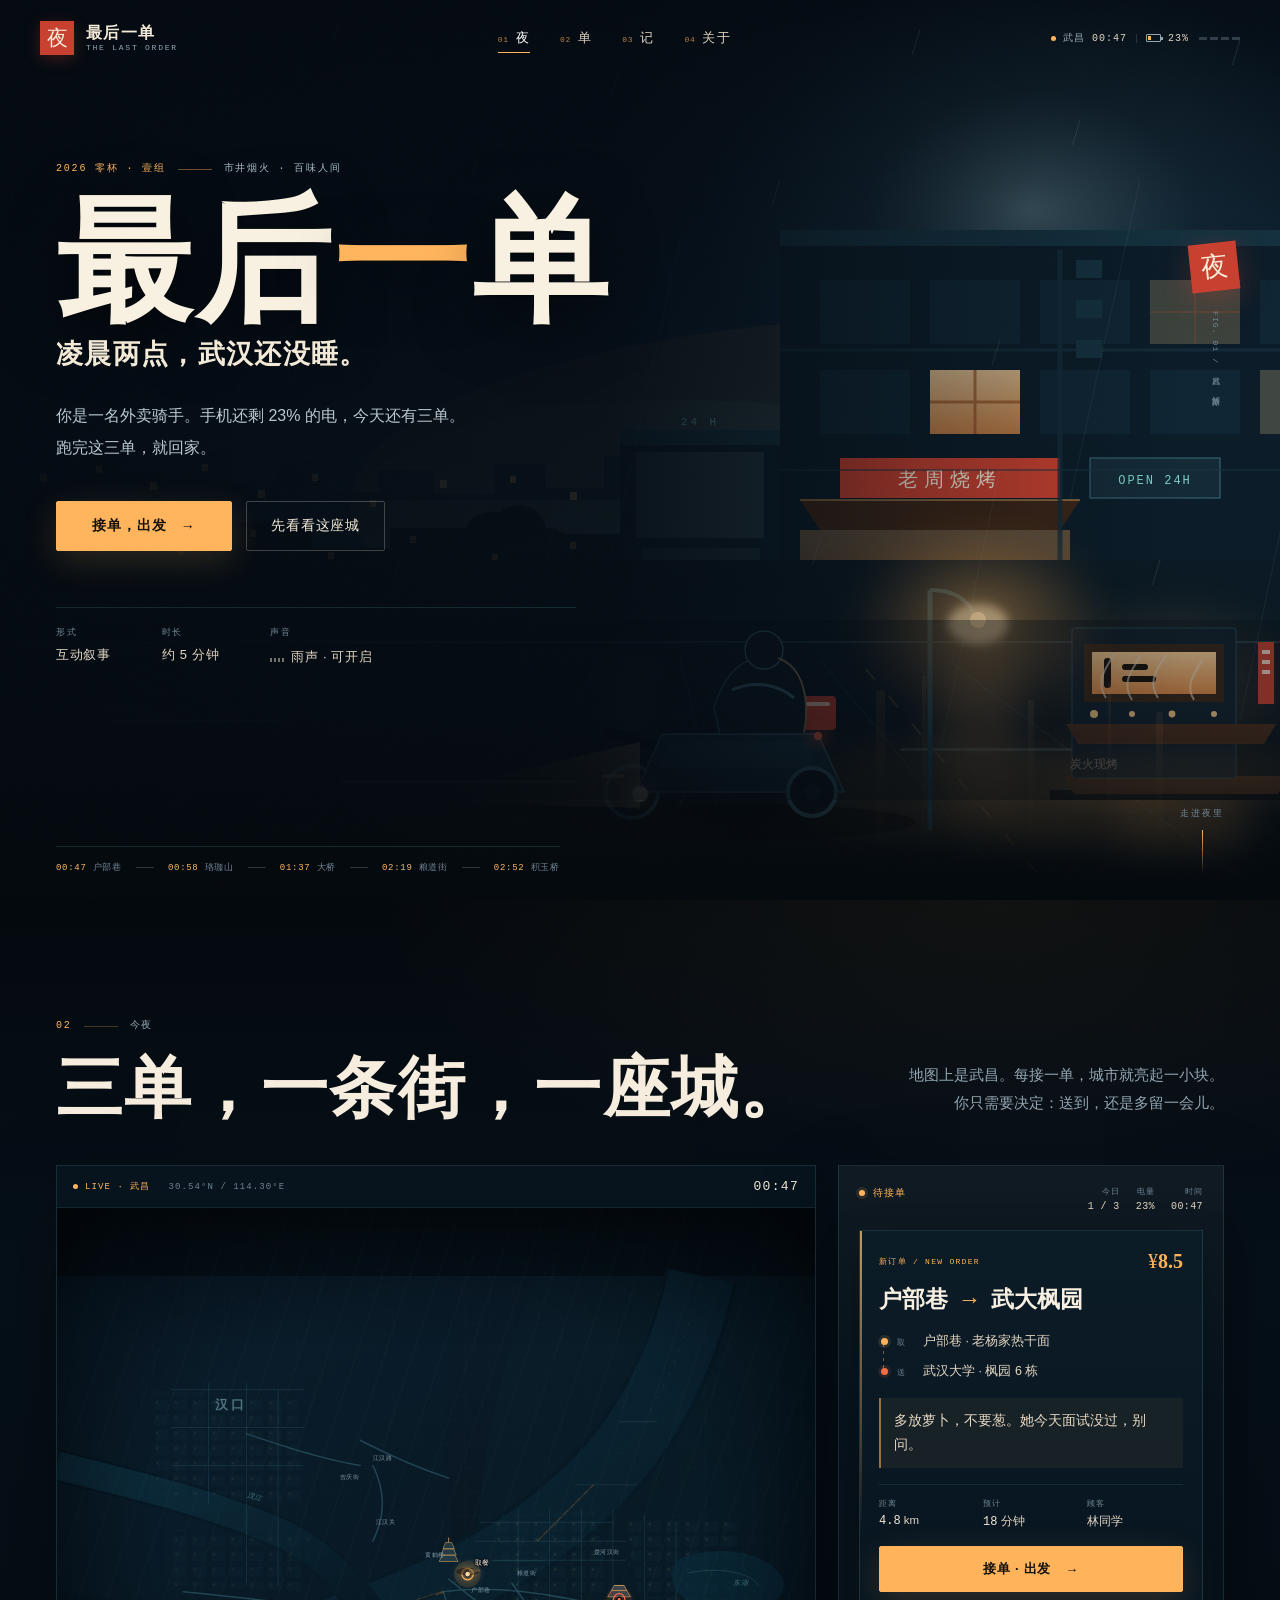
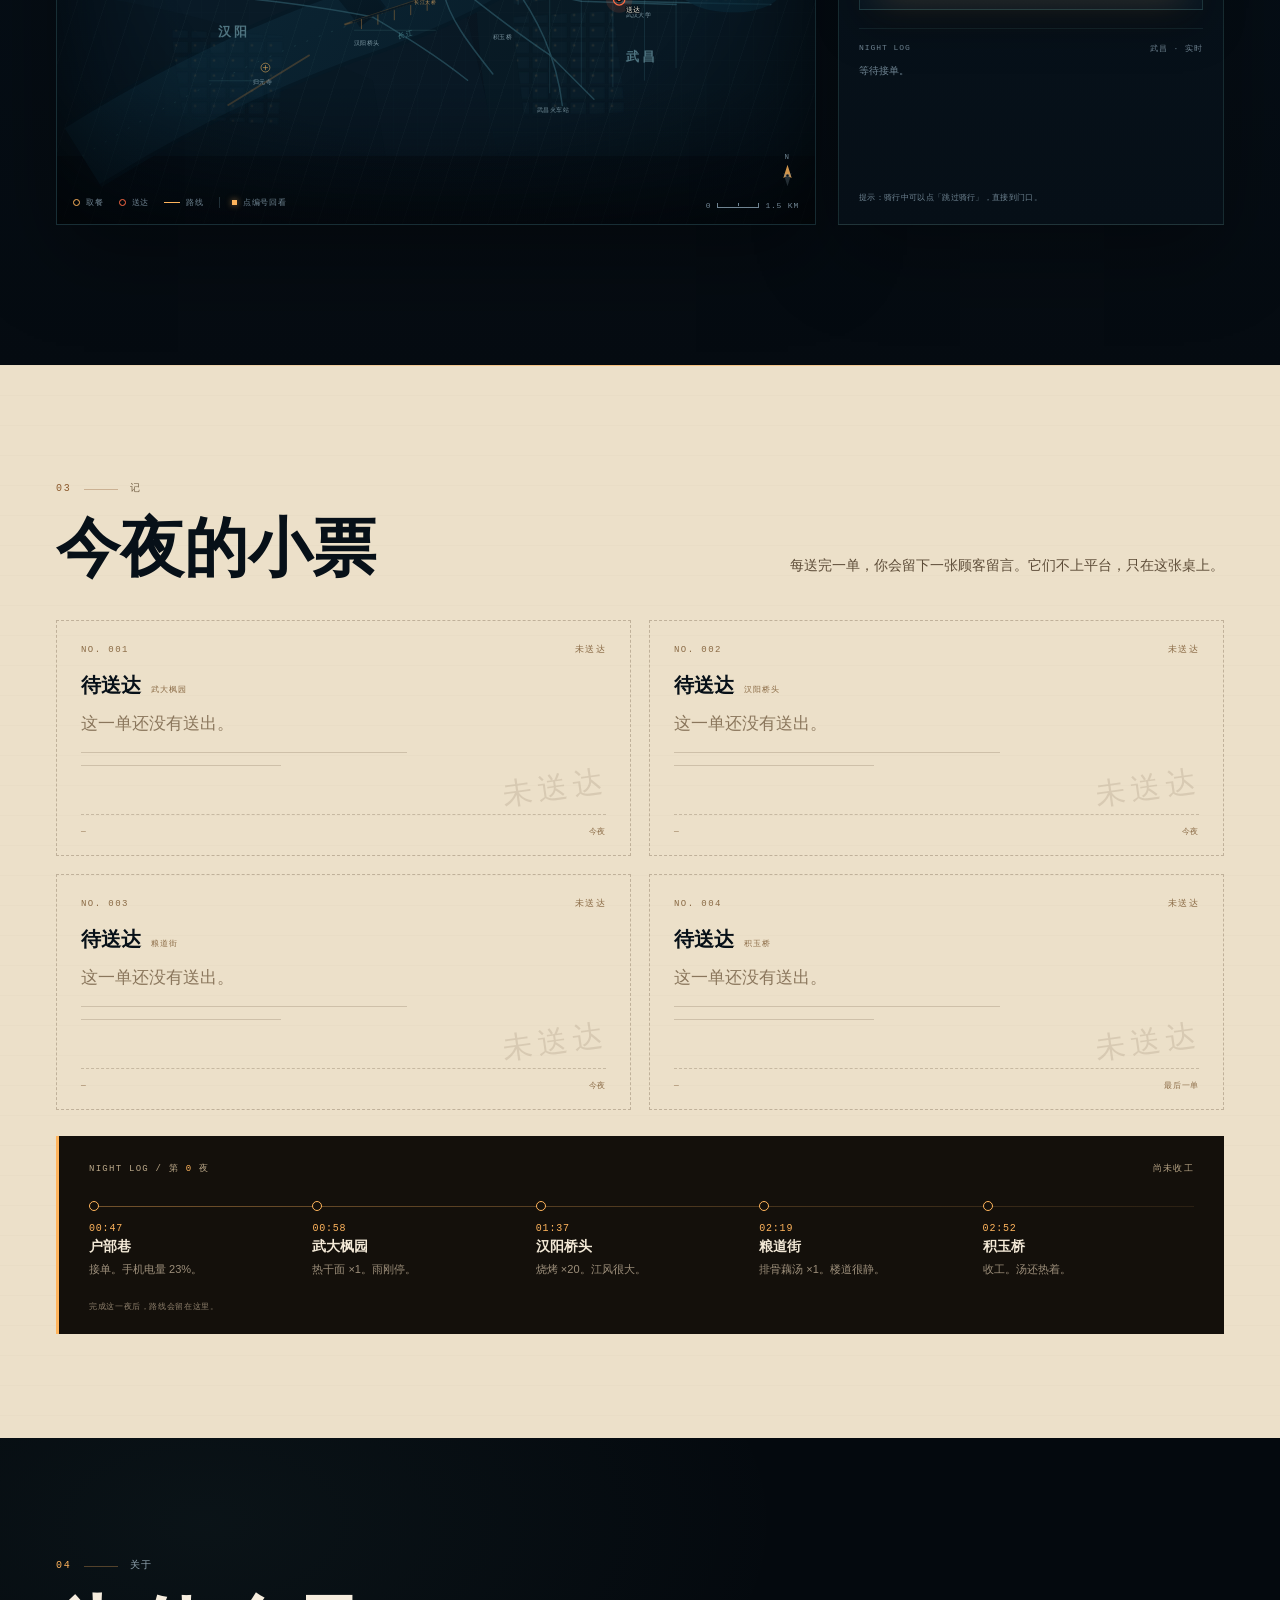
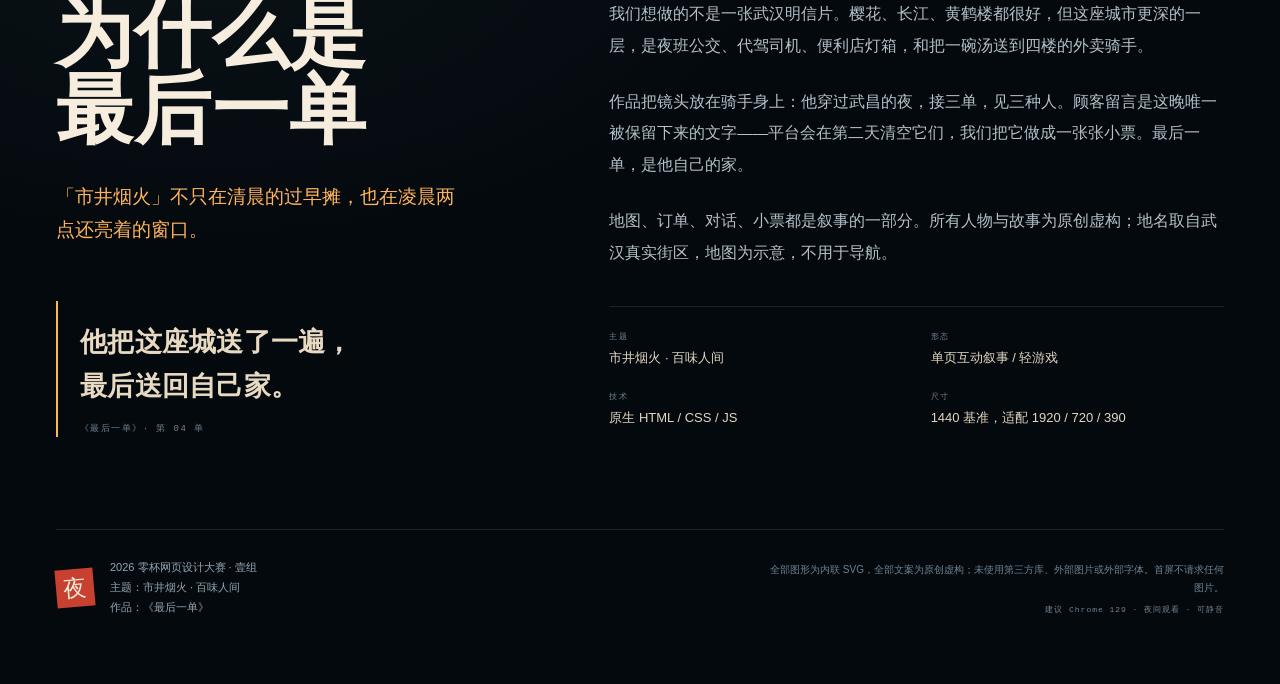
<file: index.html>
<!doctype html>
<html lang="zh-CN">
<head>
  <meta charset="utf-8">
  <meta name="viewport" content="width=device-width, initial-scale=1, viewport-fit=cover">
  <title>最后一单 · 凌晨两点的武汉</title>
  <meta name="description" content="《最后一单》是一件关于武汉夜班外卖骑手的互动叙事作品。凌晨两点，还有三单要送；跑完这三单，就回家。2026 零杯网页设计大赛 · 壹组 · 市井烟火 · 百味人间。">
  <meta name="theme-color" content="#06101a">
  <meta property="og:title" content="最后一单 · 凌晨两点的武汉">
  <meta property="og:description" content="你还有三单要送。跑完这三单，就回家。">
  <meta property="og:type" content="website">
  <link rel="icon" href="data:image/svg+xml,%3Csvg xmlns='http://www.w3.org/2000/svg' viewBox='0 0 64 64'%3E%3Crect width='64' height='64' rx='8' fill='%23c8402f'/%3E%3Ctext x='32' y='45' font-size='38' text-anchor='middle' fill='%23f4e8d2' font-family='serif'%3E夜%3C/text%3E%3C/svg%3E">
  <link rel="stylesheet" href="assets/css/main.css">
</head>
<body>
  <a class="skip-link" href="#ride">跳到送单</a>
  <div class="grain" aria-hidden="true"></div>
  <div class="scroll-progress" id="scrollProgress" aria-hidden="true"></div>

  <header class="site-head" id="siteHead">
    <a class="brand" href="#hero" aria-label="最后一单，回到开头">
      <span class="brand-seal" aria-hidden="true">夜</span>
      <span class="brand-text">最后一单<em>THE LAST ORDER</em></span>
    </a>
    <nav class="site-nav" aria-label="主导航">
      <a href="#hero" data-nav="hero"><i>01</i>夜</a>
      <a href="#ride" data-nav="ride"><i>02</i>单</a>
      <a href="#notes" data-nav="notes"><i>03</i>记</a>
      <a href="#about" data-nav="about"><i>04</i>关于</a>
    </nav>
    <div class="head-status" id="headStatus" role="group" aria-label="夜班状态：武昌，00:47，电量 23%，已送达 0 单">
      <span class="dot" aria-hidden="true"></span>
      <span class="hs-place">武昌</span>
      <b id="headClock">00:47</b>
      <span class="hs-sep" aria-hidden="true"></span>
      <span class="hs-batt" aria-hidden="true"><i id="headBatteryBar"></i></span>
      <b id="headBattery">23%</b>
      <span class="hs-orders" id="headOrders" aria-hidden="true"><i></i><i></i><i></i><i></i></span>
    </div>
  </header>

  <main>
    <!-- 01 · 首屏 -->
    <section class="hero" id="hero" aria-labelledby="heroTitle">
      <svg class="hero-scene" viewBox="0 0 1440 900" preserveAspectRatio="xMidYMid slice" aria-hidden="true" focusable="false">
        <defs>
          <linearGradient id="hSky" x1="0" y1="0" x2="0" y2="1">
            <stop offset="0" stop-color="#050d15"/>
            <stop offset=".42" stop-color="#0d2234"/>
            <stop offset=".72" stop-color="#1a4157"/>
            <stop offset=".86" stop-color="#17384b"/>
            <stop offset="1" stop-color="#0c2231"/>
          </linearGradient>
          <radialGradient id="hMoon" cx=".5" cy=".5" r=".5">
            <stop offset="0" stop-color="#9fc9cf" stop-opacity=".34"/>
            <stop offset=".5" stop-color="#4f7f8a" stop-opacity=".1"/>
            <stop offset="1" stop-color="#4f7f8a" stop-opacity="0"/>
          </radialGradient>
          <linearGradient id="hRiver" x1="0" y1="0" x2="0" y2="1">
            <stop offset="0" stop-color="#12384d"/>
            <stop offset="1" stop-color="#081b27"/>
          </linearGradient>
          <linearGradient id="hStreet" x1="0" y1="0" x2="0" y2="1">
            <stop offset="0" stop-color="#0e1e2a"/>
            <stop offset="1" stop-color="#050c12"/>
          </linearGradient>
          <linearGradient id="hScrim" x1="0" y1="0" x2="1" y2="0">
            <stop offset="0" stop-color="#040a11" stop-opacity=".97"/>
            <stop offset=".48" stop-color="#040a11" stop-opacity=".82"/>
            <stop offset=".7" stop-color="#040a11" stop-opacity=".32"/>
            <stop offset=".88" stop-color="#040a11" stop-opacity="0"/>
            <stop offset="1" stop-color="#040a11" stop-opacity="0"/>
          </linearGradient>
          <radialGradient id="hLamp" cx=".5" cy=".5" r=".5">
            <stop offset="0" stop-color="#ffc57d" stop-opacity=".95"/>
            <stop offset=".22" stop-color="#ffb45c" stop-opacity=".45"/>
            <stop offset="1" stop-color="#ff9d3d" stop-opacity="0"/>
          </radialGradient>
          <linearGradient id="hHead" x1="1" y1="0" x2="0" y2="0">
            <stop offset="0" stop-color="#ffe2b0" stop-opacity=".8"/>
            <stop offset=".55" stop-color="#ffc06b" stop-opacity=".18"/>
            <stop offset="1" stop-color="#ffc06b" stop-opacity="0"/>
          </linearGradient>
          <linearGradient id="hWin" x1="0" y1="0" x2="0" y2="1">
            <stop offset="0" stop-color="#ffd49a"/>
            <stop offset="1" stop-color="#e28c46"/>
          </linearGradient>
          <linearGradient id="hWet" x1="0" y1="0" x2="0" y2="1">
            <stop offset="0" stop-color="#ffbd72" stop-opacity=".5"/>
            <stop offset=".42" stop-color="#ffb45c" stop-opacity=".16"/>
            <stop offset="1" stop-color="#ffb45c" stop-opacity="0"/>
          </linearGradient>
          <filter id="hBlur" x="-50%" y="-50%" width="200%" height="200%">
            <feGaussianBlur stdDeviation="18"/>
          </filter>
          <filter id="hBlurSm" x="-50%" y="-50%" width="200%" height="200%">
            <feGaussianBlur stdDeviation="5"/>
          </filter>
        </defs>

        <rect width="1440" height="900" fill="url(#hSky)"/>
        <ellipse cx="1050" cy="505" rx="620" ry="190" fill="#ff9d3d" opacity=".09"/>
        <ellipse cx="760" cy="510" rx="330" ry="110" fill="#7fd1c8" opacity=".05"/>
        <ellipse cx="1110" cy="210" rx="330" ry="240" fill="url(#hMoon)"/>

        <!-- 远处天际线 -->
        <g opacity=".72">
          <path d="M0 500 L0 448 L54 448 L54 426 L104 426 L104 462 L158 462 L158 440 L206 440 L206 472 L258 472 L258 452 L312 452 L312 482 L356 482 L356 460 L404 460 L404 492 L458 492 L458 470 L514 470 L514 494 L574 494 L574 464 L626 464 L626 488 L684 488 L684 456 L742 456 L742 486 L800 486 L800 466 L860 466 L860 500 L0 500 Z" fill="#0c2130"/>
          <g fill="#ffc97a" opacity=".75">
            <rect x="24" y="470" width="7" height="8"/><rect x="70" y="452" width="7" height="8"/>
            <rect x="120" y="474" width="7" height="8"/><rect x="176" y="466" width="6" height="7"/>
            <rect x="230" y="482" width="7" height="8"/><rect x="282" y="464" width="6" height="7"/>
            <rect x="338" y="490" width="7" height="8"/><rect x="392" y="474" width="6" height="7"/>
            <rect x="450" y="500" width="6" height="7"/><rect x="520" y="480" width="7" height="8"/>
            <rect x="590" y="476" width="6" height="7"/><rect x="650" y="492" width="7" height="8"/>
            <rect x="714" y="470" width="6" height="7"/><rect x="780" y="482" width="7" height="8"/>
          </g>
          <path d="M744 458 C 780 470 820 470 860 458" fill="none" stroke="#2a5869" stroke-width="1.5" opacity=".7"/>
          <circle cx="760" cy="470" r="1.6" fill="#ffd08a"/><circle cx="804" cy="470" r="1.6" fill="#ffd08a"/>
        </g>

        <!-- 左侧低屋与树 -->
        <g opacity=".9">
          <path d="M0 560 L0 518 L58 518 L58 504 L116 504 L116 532 L176 532 L176 510 L238 510 L238 542 L312 542 L312 522 L392 522 L392 548 L470 548 L470 528 L552 528 L552 552 L632 552 L632 534 L716 534 L716 556 L798 556 L798 542 L860 542 L860 560 Z" fill="#091923"/>
          <g fill="#d9a45a" opacity=".5">
            <rect x="26" y="528" width="6" height="7"/><rect x="76" y="516" width="6" height="7"/>
            <rect x="132" y="540" width="6" height="7"/><rect x="196" y="522" width="6" height="7"/>
            <rect x="258" y="548" width="6" height="7"/><rect x="330" y="530" width="6" height="7"/>
            <rect x="408" y="552" width="6" height="7"/><rect x="490" y="536" width="6" height="7"/>
            <rect x="572" y="554" width="6" height="7"/><rect x="650" y="542" width="6" height="7"/>
            <rect x="736" y="552" width="6" height="7"/>
          </g>
          <path d="M40 542 C 26 512 48 486 82 492 C 100 474 136 484 142 512 C 170 512 176 542 146 548 Z" fill="#0a1d23"/>
          <path d="M548 552 C 536 528 554 508 580 512 C 596 498 622 506 626 528 C 650 528 654 552 630 556 Z" fill="#0a1d23"/>
        </g>

        <!-- 右侧街屋 -->
        <g>
          <rect x="860" y="230" width="580" height="410" fill="#0b1c28"/>
          <rect x="860" y="230" width="580" height="16" fill="#14303e"/>
          <g fill="#0f2533">
            <rect x="900" y="280" width="90" height="64"/><rect x="1010" y="280" width="90" height="64"/>
            <rect x="1120" y="280" width="90" height="64"/><rect x="1230" y="280" width="90" height="64"/>
            <rect x="1340" y="280" width="80" height="64"/>
            <rect x="900" y="370" width="90" height="64"/><rect x="1010" y="370" width="90" height="64"/>
            <rect x="1120" y="370" width="90" height="64"/><rect x="1230" y="370" width="90" height="64"/>
            <rect x="1340" y="370" width="80" height="64"/>
          </g>
          <g>
            <rect x="1010" y="370" width="90" height="64" fill="url(#hWin)" opacity=".8"/>
            <rect x="1230" y="280" width="90" height="64" fill="#d9a45a" opacity=".22"/>
            <rect x="1340" y="370" width="80" height="64" fill="#ffc97a" opacity=".2"/>
            <path d="M1055 370 V434 M1010 402 H1100" stroke="#8b4b22" stroke-width="3" opacity=".7"/>
            <path d="M1275 280 V344 M1230 312 H1320" stroke="#8b4b22" stroke-width="2" opacity=".3"/>
          </g>
          <rect x="920" y="458" width="220" height="40" fill="#c8402f"/>
          <text x="1030" y="486" text-anchor="middle" fill="#f7edda" font-size="20" font-family="'Noto Serif CJK SC', serif" letter-spacing="6">老周烧烤</text>
          <rect x="1170" y="458" width="130" height="40" fill="#132a36" stroke="#3b6b7b" stroke-width="1"/>
          <text x="1235" y="484" text-anchor="middle" fill="#7fd1c8" font-size="12" font-family="monospace" letter-spacing="2">OPEN 24H</text>
          <path d="M880 500 L1160 500 L1140 530 L900 530 Z" fill="#3a2518"/>
          <path d="M880 500 L1160 500" stroke="#d9a45a" stroke-width="2" opacity=".5"/>
          <rect x="880" y="530" width="270" height="110" fill="url(#hWin)" opacity=".55"/>
          <path d="M880 530 L1150 530 L1150 640 L880 640 Z" fill="#2a1c12" opacity=".5"/>
          <path d="M900 560 L1130 560 L1130 640 L900 640 Z" fill="#ffd49a" opacity=".3"/>
          <path d="M860 350 H1440" stroke="#173441" stroke-width="3" opacity=".6"/>
          <path d="M860 470 H1440" stroke="#173441" stroke-width="2" opacity=".5"/>
          <path d="M1140 250 V640" stroke="#132c3a" stroke-width="5" opacity=".8"/>
          <rect x="1156" y="260" width="26" height="18" fill="#14303e"/>
          <rect x="1156" y="300" width="26" height="18" fill="#14303e"/>
          <rect x="1156" y="340" width="26" height="18" fill="#14303e"/>
          <g fill="#3a2518" opacity=".8">
            <circle cx="976" cy="574" r="10"/>
            <path d="M960 590 C 962 614 960 628 956 640 L988 640 C 984 626 982 610 986 590 Z"/>
            <circle cx="1062" cy="580" r="9"/>
            <path d="M1048 594 C 1050 616 1048 628 1045 640 L1074 640 C 1070 626 1068 610 1072 594 Z"/>
          </g>
          <rect x="880" y="622" width="270" height="18" fill="#4a2e1d"/>
          <ellipse cx="1010" cy="600" rx="130" ry="70" fill="url(#hLamp)" opacity=".2" filter="url(#hBlur)"/>
        </g>

        <!-- 便利店冷光 -->
        <g>
          <rect x="700" y="430" width="160" height="210" fill="#0d1f2b"/>
          <rect x="716" y="452" width="128" height="86" fill="#cfe6e4" opacity=".12"/>
          <rect x="700" y="430" width="160" height="15" fill="#163441"/>
          <text x="780" y="425" text-anchor="middle" fill="#7fd1c8" font-size="11" font-family="monospace" letter-spacing="3" opacity=".75">24 H</text>
          <rect x="722" y="548" width="118" height="92" fill="#cfe6e4" opacity=".08"/>
        </g>

        <!-- 街面 -->
        <path d="M0 560 L1440 560 L1440 900 L0 900 Z" fill="url(#hStreet)"/>
        <path d="M0 560 L1440 560 L1440 642 L0 642 Z" fill="#0a1822" opacity=".75"/>
        <path d="M0 642 L1440 642" stroke="#2a4a58" stroke-width="2" opacity=".6"/>
        <g stroke="#35606e" stroke-width="1" opacity=".32">
          <path d="M120 900 L470 648"/><path d="M320 900 L560 652"/><path d="M560 900 L680 656"/>
          <path d="M820 900 L760 658"/><path d="M1100 900 L900 660"/><path d="M1350 900 L1030 662"/>
        </g>
        <g stroke="#d9a45a" stroke-width="2" stroke-dasharray="14 22" opacity=".2">
          <path d="M700 900 L850 660"/><path d="M1140 900 L940 662"/>
        </g>
        <g fill="#8fd3d0" opacity=".22">
          <rect x="190" y="720" width="170" height="3" rx="1.5"/>
          <rect x="420" y="780" width="240" height="3" rx="1.5"/>
          <rect x="980" y="748" width="210" height="3" rx="1.5"/>
        </g>
        <g stroke="#9fd6d2" stroke-width="2" opacity=".16" filter="url(#hBlurSm)">
          <path d="M180 705 L260 720"/><path d="M430 770 L540 788"/><path d="M990 738 L1120 758"/>
        </g>
        <g opacity=".22" filter="url(#hBlur)">
          <rect x="1018" y="660" width="80" height="150" fill="#e8a35b"/>
          <rect x="700" y="660" width="20" height="90" fill="#7fd1c8"/>
          <rect x="1200" y="790" width="120" height="70" fill="#e8a35b"/>
        </g>
        <ellipse cx="1058" cy="790" rx="190" ry="52" fill="#ffb45c" opacity=".14" filter="url(#hBlur)"/>
        <ellipse cx="1190" cy="820" rx="160" ry="36" fill="#ffb45c" opacity=".12" filter="url(#hBlur)"/>

        <!-- 近景右侧：食摊 -->
        <g transform="translate(1190 628)">
          <ellipse cx="60" cy="60" rx="150" ry="100" fill="url(#hLamp)" opacity=".32" filter="url(#hBlur)"/>
          <rect x="-60" y="162" width="230" height="10" fill="#03080d" opacity=".8"/>
          <path d="M-46 148 L178 148 L168 166 L-36 166 Z" fill="#4a2e1d"/>
          <rect x="-38" y="0" width="164" height="150" rx="3" fill="#12202b" stroke="#2a4a58" stroke-width="1"/>
          <rect x="-26" y="16" width="140" height="58" fill="#3a2718"/>
          <rect x="-18" y="24" width="124" height="42" fill="url(#hWin)"/>
          <g fill="#1c120c">
            <rect x="-6" y="30" width="7" height="30" rx="3"/>
            <rect x="12" y="36" width="26" height="6" rx="3"/>
            <rect x="12" y="48" width="34" height="6" rx="3"/>
          </g>
          <rect x="148" y="14" width="16" height="62" fill="#c8402f"/>
          <g fill="#f7edda" opacity=".85">
            <rect x="152" y="22" width="8" height="4"/><rect x="152" y="32" width="8" height="4"/><rect x="152" y="42" width="8" height="4"/>
          </g>
          <path d="M-44 96 L166 96 L154 116 L-32 116 Z" fill="#4d2f1e"/>
          <g fill="#ffcf87" opacity=".95">
            <circle cx="-16" cy="86" r="4"/><circle cx="22" cy="86" r="3"/><circle cx="62" cy="86" r="3.4"/><circle cx="104" cy="86" r="3"/>
          </g>
          <g stroke="#f0e3cd" stroke-width="2" opacity=".6" fill="none">
            <path d="M-4 70 C -16 52 -2 38 4 26"/><path d="M22 72 C 10 54 24 40 30 28"/>
            <path d="M48 70 C 36 52 50 38 56 26"/><path d="M84 72 C 74 56 86 44 92 32"/>
          </g>
          <ellipse cx="60" cy="150" rx="160" ry="18" fill="#ffb45c" opacity=".2" filter="url(#hBlur)"/>
          <text x="-40" y="140" fill="#f0d3a7" font-size="12" font-family="'Noto Serif CJK SC', serif" opacity=".6">炭火现烤</text>
        </g>

        <!-- 路灯 -->
        <g transform="translate(1010 590)">
          <path d="M0 0 L0 240" stroke="#234755" stroke-width="5"/>
          <path d="M0 0 C 26 0 40 12 46 28" fill="none" stroke="#234755" stroke-width="4"/>
          <circle cx="48" cy="30" r="8" fill="#ffe1ae"/>
          <ellipse cx="48" cy="34" rx="130" ry="100" fill="url(#hLamp)" opacity=".95" filter="url(#hBlur)"/>
          <ellipse cx="48" cy="34" rx="30" ry="20" fill="#ffe1ae" opacity=".65" filter="url(#hBlurSm)"/>
        </g>

        <!-- 骑手与电动车 -->
        <g transform="translate(812 706)">
          <ellipse cx="10" cy="116" rx="174" ry="18" fill="#000" opacity=".55"/>
          <ellipse cx="-180" cy="130" rx="170" ry="22" fill="#ffb45c" opacity=".12" filter="url(#hBlur)"/>
          <path d="M-78 40 L-124 26" stroke="#071018" stroke-width="10" stroke-linecap="round"/>
          <circle cx="-100" cy="86" r="26" fill="#0a151d" stroke="#3b6b7b" stroke-width="4"/>
          <circle cx="-100" cy="86" r="10" fill="#122733"/>
          <path d="M-70 28 L86 28 L112 86 L-96 86 Z" fill="#16303e" stroke="#3b6b7b" stroke-width="1.5"/>
          <path d="M-64 36 L76 36 L82 62 L-72 62 Z" fill="#1c3a4a"/>
          <circle cx="80" cy="86" r="24" fill="#0a151d" stroke="#3b6b7b" stroke-width="4"/>
          <circle cx="80" cy="86" r="8" fill="#122733"/>
          <g transform="translate(28 2)">
            <rect x="38" y="-12" width="38" height="34" rx="4" fill="#c8402f"/>
            <rect x="44" y="-6" width="26" height="4" rx="2" fill="#f7edda" opacity=".8"/>
            <path d="M-46 0 C -34 -42 -6 -58 18 -50 C 44 -42 50 -6 44 26 L -40 26 Z" fill="#0c1a24" stroke="#2e5968" stroke-width="1.5"/>
            <circle cx="4" cy="-58" r="19" fill="#0c1a24" stroke="#3b6b7b" stroke-width="1.5"/>
            <path d="M-28 -18 C -6 -28 18 -24 34 -10" stroke="#4a8798" stroke-width="3" fill="none" opacity=".8"/>
            <path d="M44 24 C 50 -8 44 -40 18 -50" stroke="#ffb45c" stroke-width="2" fill="none" opacity=".45"/>
            <path d="M-96 8 L-64 4" stroke="#0c1a24" stroke-width="9" stroke-linecap="round"/>
          </g>
          <path d="M-92 36 L-340 94 L-92 102 Z" fill="url(#hHead)" opacity=".55"/>
          <circle cx="-92" cy="88" r="20" fill="url(#hLamp)" opacity=".7" filter="url(#hBlurSm)"/>
          <circle cx="-92" cy="88" r="8" fill="#fff1cf"/>
          <path d="M-130 70 L-108 70" stroke="#ffd79b" stroke-width="3" opacity=".7"/>
          <circle cx="86" cy="30" r="4" fill="#ff6b45"/>
          <circle cx="86" cy="30" r="12" fill="#ff6b45" opacity=".25" filter="url(#hBlurSm)"/>
        </g>

        <!-- 雨与雾：两条速度不同的雨线，路径本身不动，只让描边沿路径落下 -->
        <g class="hero-rain hero-rain--far" stroke="#b7d9db" stroke-width="1" opacity=".13">
          <path d="M120 40 L60 230"/><path d="M260 110 L196 310"/><path d="M420 20 L360 210"/>
          <path d="M560 150 L500 340"/><path d="M700 70 L640 260"/><path d="M860 180 L800 380"/>
          <path d="M1000 30 L940 220"/><path d="M1160 120 L1100 320"/><path d="M1320 40 L1260 240"/>
          <path d="M180 520 L120 710"/><path d="M480 560 L420 760"/><path d="M900 540 L840 740"/>
          <path d="M1240 560 L1180 760"/><path d="M1400 520 L1340 720"/>
          <path d="M60 300 L0 490"/><path d="M380 360 L320 550"/><path d="M620 300 L560 490"/>
          <path d="M1080 340 L1020 530"/><path d="M1380 300 L1320 490"/>
        </g>
        <g class="hero-rain hero-rain--near" stroke="#b7d9db" stroke-width="1" opacity=".07">
          <path d="M80 420 L20 700"/><path d="M340 480 L280 760"/><path d="M640 500 L580 780"/>
          <path d="M1080 470 L1020 750"/><path d="M1380 440 L1320 720"/>
          <path d="M220 180 L150 500"/><path d="M760 240 L690 560"/><path d="M1220 180 L1150 500"/>
        </g>
        <!-- 湿街：招牌与路灯落在路面上的一层暖色反光 -->
        <g class="hero-wet" aria-hidden="true">
          <ellipse cx="1040" cy="844" rx="260" ry="30" fill="url(#hWet)" opacity=".32" filter="url(#hBlur)"/>
          <g fill="url(#hWet)" opacity=".22">
            <rect x="956" y="690" width="9" height="200" rx="4"/>
            <rect x="1002" y="676" width="4" height="216" rx="2"/>
            <rect x="1108" y="700" width="6" height="186" rx="3"/>
            <rect x="1188" y="682" width="3" height="204" rx="1.5"/>
            <rect x="1236" y="712" width="7" height="172" rx="3.5"/>
          </g>
        </g>
        <rect x="0" y="620" width="1440" height="180" fill="#061018" opacity=".36"/>
        <rect width="1440" height="900" fill="url(#hScrim)"/>
      </svg>

      <div class="hero-inner wrap">
        <p class="eyebrow"><span>2026 零杯 · 壹组</span><i></i><span>市井烟火 · 百味人间</span></p>
        <h1 id="heroTitle">最后<span class="accent">一</span>单</h1>
        <p class="hero-sub" id="heroSub">凌晨两点，武汉还没睡。</p>
        <p class="hero-lede" id="heroLede">你是一名外卖骑手。手机还剩 23% 的电，今天还有三单。<br>跑完这三单，就回家。</p>
        <div class="hero-actions">
          <button class="btn btn-primary" id="startBtn" type="button">接单，出发<span class="arrow" aria-hidden="true">→</span></button>
          <a class="btn btn-ghost" href="#ride">先看看这座城</a>
        </div>
        <dl class="hero-meta">
          <div><dt>形式</dt><dd>互动叙事</dd></div>
          <div><dt>时长</dt><dd>约 5 分钟</dd></div>
          <div><dt>声音</dt><dd><button class="sound-toggle" id="soundToggle" type="button" aria-pressed="false" aria-label="开启环境声：雨声与江风"><span class="sound-wave" aria-hidden="true"><i></i><i></i><i></i><i></i></span><span id="soundLabel">雨声 · 可开启</span></button></dd></div>
        </dl>
      </div>

      <div class="hero-aside" aria-hidden="true">
        <div class="seal">夜</div>
        <div class="fig">FIG. 01 / 武昌 · 解放路</div>
      </div>

      <div class="hero-foot wrap">
        <div class="route-strip">
          <span><b>00:47</b> 户部巷</span><i></i>
          <span><b>00:58</b> 珞珈山</span><i></i>
          <span><b>01:37</b> 大桥</span><i></i>
          <span><b>02:19</b> 粮道街</span><i></i>
          <span><b>02:52</b> 积玉桥</span>
        </div>
        <a class="scroll-hint" href="#ride"><span>走进夜里</span><i aria-hidden="true"></i></a>
      </div>
    </section>

    <!-- 02 · 送单 -->
    <section class="ride" id="ride" aria-labelledby="rideTitle">
      <div class="ride-head wrap">
        <div>
          <p class="eyebrow"><span>02</span><i></i><span>今夜</span></p>
          <h2 id="rideTitle">三单，一条街，<span class="ride-title-tail">一座城。</span></h2>
        </div>
        <p class="ride-intro">地图上是武昌。每接一单，城市就亮起一小块。<br>你只需要决定：送到，还是多留一会儿。</p>
      </div>

      <div class="ride-stage wrap">
        <div class="map-panel">
          <div class="map-top">
            <span class="live"><i aria-hidden="true"></i>LIVE · 武昌</span>
            <span class="map-coord">30.54°N / 114.30°E</span>
            <span class="map-clock" id="mapClock">00:47</span>
          </div>
          <div class="map-frame" id="mapFrame">
            <svg id="cityMap" viewBox="0 0 1200 760" preserveAspectRatio="xMidYMid slice" role="group" aria-labelledby="mapTitle">
              <title id="mapTitle">武昌夜间示意地图：从户部巷出发，经武汉大学、长江大桥、归元寺、粮道街，最后回到积玉桥。</title>
              <defs>
                <linearGradient id="mBg" x1="0" y1="0" x2="1" y2="1">
                  <stop offset="0" stop-color="#0c2030"/>
                  <stop offset=".55" stop-color="#091722"/>
                  <stop offset="1" stop-color="#06101a"/>
                </linearGradient>
                <linearGradient id="mRiver" x1="0" y1="0" x2="1" y2="1">
                  <stop offset="0" stop-color="#0d2e3e"/>
                  <stop offset=".55" stop-color="#0a2230"/>
                  <stop offset="1" stop-color="#061722"/>
                </linearGradient>
                <radialGradient id="mGlow" cx=".5" cy=".5" r=".5">
                  <stop offset="0" stop-color="#ffb45c" stop-opacity=".3"/>
                  <stop offset="1" stop-color="#ffb45c" stop-opacity="0"/>
                </radialGradient>
                <pattern id="mGrid" width="38" height="38" patternUnits="userSpaceOnUse">
                  <path d="M38 0H0V38" fill="none" stroke="#7fd1c8" stroke-opacity=".055" stroke-width=".7"/>
                </pattern>
                <pattern id="mBlocks" width="30" height="24" patternUnits="userSpaceOnUse">
                  <rect width="30" height="24" fill="none"/>
                  <rect x="3" y="3" width="24" height="18" fill="#143242" fill-opacity=".26"/>
                  <rect x="7" y="7" width="3" height="3" fill="#ffb45c" fill-opacity=".2"/>
                </pattern>
                <filter id="mSoft" x="-50%" y="-50%" width="200%" height="200%">
                  <feGaussianBlur stdDeviation="8"/>
                </filter>
              </defs>

              <rect width="1200" height="760" fill="url(#mBg)"/>
              <rect width="1200" height="760" fill="url(#mGrid)"/>

              <!-- 区域 -->
              <path d="M0 0 H640 C 610 170 610 340 640 500 L 700 760 H0 Z" fill="#0a1c28" opacity=".55"/>
              <path d="M760 0 H1200 V760 H700 C 640 560 650 240 760 0 Z" fill="#0b1f2b" opacity=".45"/>
              <path d="M0 500 C 170 520 320 560 500 640 L 520 760 H0 Z" fill="#091823" opacity=".65"/>

              <!-- 江 -->
              <path d="M 40 760 C 200 660 350 590 500 540 C 650 485 760 420 850 330 C 930 250 990 140 1020 0" fill="none" stroke="#061925" stroke-width="116"/>
              <path d="M 40 760 C 200 660 350 590 500 540 C 650 485 760 420 850 330 C 930 250 990 140 1020 0" fill="none" stroke="url(#mRiver)" stroke-width="104"/>
              <path d="M 40 760 C 200 660 350 590 500 540 C 650 485 760 420 850 330 C 930 250 990 140 1020 0" fill="none" stroke="#79c9c0" stroke-opacity=".16" stroke-width="1.2" stroke-dasharray="3 18"/>
              <path d="M 0 300 C 120 330 250 360 360 410 C 430 442 470 500 500 540" fill="none" stroke="#061925" stroke-width="52"/>
              <path d="M 0 300 C 120 330 250 360 360 410 C 430 442 470 500 500 540" fill="none" stroke="url(#mRiver)" stroke-width="44"/>
              <g fill="#7fd1c8" opacity=".12" aria-hidden="true">
                <rect x="240" y="640" width="90" height="1.5" rx=".75"/>
                <rect x="470" y="560" width="130" height="1.5" rx=".75"/>
                <rect x="690" y="450" width="80" height="1.5" rx=".75"/>
                <rect x="820" y="330" width="100" height="1.5" rx=".75"/>
                <rect x="890" y="230" width="60" height="1.5" rx=".75"/>
              </g>

              <!-- 街区肌理 -->
              <g opacity=".8" aria-hidden="true">
                <path d="M690 380 L850 370 L880 500 L720 520 Z" fill="url(#mBlocks)"/>
                <path d="M900 380 L1080 390 L1100 520 L920 510 Z" fill="url(#mBlocks)"/>
                <path d="M720 540 L880 530 L900 690 L740 700 Z" fill="url(#mBlocks)"/>
                <path d="M150 180 L380 190 L390 360 L160 350 Z" fill="url(#mBlocks)" opacity=".8"/>
                <path d="M180 400 L400 410 L390 500 L180 490 Z" fill="url(#mBlocks)" opacity=".7"/>
                <path d="M180 560 L360 570 L350 710 L200 700 Z" fill="url(#mBlocks)" opacity=".8"/>
              </g>

              <!-- 主要道路 -->
              <g fill="none" stroke-linecap="round" aria-hidden="true">
                <g stroke="#2d5866" stroke-width="2.4" opacity=".7">
                  <path d="M 610 500 C 680 490 760 500 830 515 L 980 520"/>
                  <path d="M 890 515 L 1130 520"/>
                  <path d="M 620 480 C 670 520 720 560 780 600 L 850 670"/>
                  <path d="M 612 500 C 620 540 650 580 690 630"/>
                  <path d="M 720 486 C 760 540 790 600 800 680"/>
                  <path d="M 500 540 C 550 570 600 600 650 640"/>
                  <path d="M 480 260 C 520 280 560 300 620 320"/>
                  <path d="M 500 300 C 520 340 520 380 500 420"/>
                  <path d="M 300 250 C 360 270 420 290 480 300"/>
                  <path d="M 200 500 C 300 510 400 520 500 540"/>
                </g>
                <g stroke="#4a8794" stroke-width="1" opacity=".32">
                  <path d="M 650 450 L 900 450"/><path d="M 660 420 L 900 420"/><path d="M 670 390 L 880 390"/>
                  <path d="M 730 370 L 730 520"/><path d="M 780 370 L 780 660"/><path d="M 830 370 L 830 650"/>
                  <path d="M 880 370 L 880 650"/><path d="M 930 380 L 930 640"/><path d="M 980 390 L 980 620"/>
                  <path d="M 180 180 L 390 180"/><path d="M 180 240 L 390 240"/><path d="M 180 300 L 390 300"/>
                  <path d="M 240 170 L 240 360"/><path d="M 300 170 L 300 490"/><path d="M 350 180 L 350 490"/>
                </g>
              </g>

              <!-- 桥 -->
              <g aria-hidden="true">
                <path d="M 455 552 L 612 500" stroke="#5a452c" stroke-width="4" opacity=".55"/>
                <path d="M 455 552 L 612 500" stroke="#d9a45a" stroke-width="1" stroke-dasharray="10 6" opacity=".35"/>
                <path d="M 468 548 L 600 505" stroke="#0a1a24" stroke-width="3"/>
                <g stroke="#8f6a3d" stroke-width="1.2" opacity=".8">
                  <path d="M 482 543 L 482 559"/><path d="M 508 536 L 508 552"/><path d="M 534 529 L 534 545"/>
                  <path d="M 560 521 L 560 537"/><path d="M 586 514 L 586 530"/>
                </g>
                <path d="M 760 420 L 850 330" stroke="#5a452c" stroke-width="3" opacity=".35"/>
                <path d="M 760 420 L 850 330" stroke="#d9a45a" stroke-width="1" stroke-dasharray="8 7" opacity=".3"/>
                <path d="M 270 680 L 400 600" stroke="#7a5a35" stroke-width="3" opacity=".45"/>
              </g>

              <!-- 地标图形 -->
              <g aria-hidden="true">
                <!-- 黄鹤楼 -->
                <g transform="translate(620 452)">
                  <path d="M-15 0 L15 0 L10 -10 L-10 -10 Z M-12 -10 L12 -10 L8 -20 L-8 -20 Z M-9 -20 L9 -20 L5 -30 L-5 -30 Z" fill="#243f4a" stroke="#d9a45a" stroke-width="1" opacity=".9"/>
                  <path d="M0 -30 L0 -38" stroke="#d9a45a" stroke-width="1.2"/>
                </g>
                <!-- 武汉大学 -->
                <g transform="translate(890 512)">
                  <path d="M-18 -4 L18 -4 L12 -14 L-12 -14 Z" fill="#243f4a" stroke="#d9a45a" stroke-width="1"/>
                  <path d="M-12 -14 L12 -14 L8 -22 L-8 -22 Z" fill="#243f4a" stroke="#d9a45a" stroke-width="1"/>
                  <path d="M-8 -22 L8 -22" stroke="#d9a45a" stroke-width="1"/>
                </g>
                <!-- 归元寺 -->
                <g transform="translate(330 620)">
                  <circle r="7" fill="none" stroke="#d9a45a" stroke-width="1.2" opacity=".8"/>
                  <path d="M-4 0 L4 0 M0 -4 L0 4" stroke="#d9a45a" stroke-width="1"/>
                </g>
                <!-- 东湖 -->
                <path d="M 980 450 C 1050 420 1130 440 1150 480 C 1160 520 1100 540 1040 530 C 990 522 960 490 980 450 Z" fill="#0b2a3a" opacity=".7"/>
                <path d="M 1000 470 C 1050 460 1100 470 1110 490" stroke="#7fd1c8" stroke-width="1" fill="none" opacity=".25"/>
              </g>

              <!-- 地图文字 -->
              <g class="map-label" aria-hidden="true">
                <text x="250" y="210" class="map-district">汉口</text>
                <text x="255" y="570" class="map-district">汉阳</text>
                <text x="900" y="610" class="map-district">武昌</text>
                <text x="540" y="575" class="map-water" transform="rotate(-18 540 575)">长江</text>
                <text x="300" y="350" class="map-water" transform="rotate(16 300 350)">汉江</text>
                <text x="1070" y="490" class="map-water">东湖</text>

                <text x="505" y="392" class="map-place">江汉关</text>
                <text x="448" y="322" class="map-place">吉庆街</text>
                <text x="500" y="292" class="map-place">江汉路</text>
                <text x="583" y="445" class="map-place">黄鹤楼</text>
                <text x="656" y="500" class="map-place">户部巷</text>
                <text x="900" y="540" class="map-place">武汉大学</text>
                <text x="728" y="474" class="map-place">粮道街</text>
                <text x="310" y="646" class="map-place">归元寺</text>
                <text x="690" y="575" class="map-place">积玉桥</text>
                <text x="470" y="585" class="map-place">汉阳桥头</text>
                <text x="760" y="690" class="map-place">武昌火车站</text>
                <text x="850" y="440" class="map-place">楚河汉街</text>
                <text x="565" y="520" class="map-bridge">长江大桥</text>
              </g>

              <g id="mapTrail" role="group" aria-label="今夜送达点，可回看小票"></g>
              <g id="mapRoutes" aria-hidden="true"></g>
              <g id="mapPins" aria-hidden="true"></g>

              <g id="mapScooter" aria-hidden="true">
                <ellipse cx="0" cy="4" rx="18" ry="6" fill="#000" opacity=".5"/>
                <circle r="14" fill="#ffb45c" opacity=".16" filter="url(#mSoft)"/>
                <circle r="4.5" fill="#ffd8a1" stroke="#0a141c" stroke-width="1.5"/>
                <path d="M-2 -1 L-22 6 L-2 9 Z" fill="#ffd8a1" opacity=".22"/>
              </g>
            </svg>
            <div class="map-rain" aria-hidden="true"></div>
            <div class="map-grain" aria-hidden="true"></div>
            <div class="map-toast" id="mapToast" role="status" aria-live="polite"></div>
            <button class="map-skip" id="mapSkip" type="button" hidden>跳过骑行<span aria-hidden="true">→</span></button>
            <div class="map-legend" aria-hidden="true">
              <span><i class="pick"></i>取餐</span>
              <span><i class="drop"></i>送达</span>
              <span><i class="line"></i>路线</span>
              <span class="map-legend-look"><i class="look"></i>点编号回看</span>
            </div>
            <div class="map-compass" aria-hidden="true">
              <span>N</span>
              <svg viewBox="0 0 18 28">
                <path class="tip" d="M9 1 L14 17 L9 14.4 L4 17 Z"></path>
                <path class="tail" d="M9 27 L4 11 L9 13.6 L14 11 Z"></path>
                <circle class="pivot" cx="9" cy="14" r="1.6"></circle>
              </svg>
            </div>
            <div class="map-scale" aria-hidden="true"><span>0</span><i></i><span>1.5 KM</span></div>
          </div>
        </div>

        <aside class="dispatch" aria-label="骑手接单面板">
          <div class="dispatch-top">
            <div class="dispatch-status"><span class="dot"></span><b id="dispatchState">待接单</b></div>
            <div class="dispatch-stats">
              <span><em>今日</em><b id="dispatchCount">1 / 3</b></span>
              <span><em>电量</em><b id="dispatchBattery">23%</b></span>
              <span><em>时间</em><b id="dispatchTime">00:47</b></span>
            </div>
          </div>
          <div class="order-card" id="orderCard" aria-live="polite">
            <div class="order-card-head">
              <span class="order-kicker" id="orderKicker">新订单 / NEW ORDER</span>
              <span class="order-fee">¥<b id="orderFee">8.5</b></span>
            </div>
            <h3 class="order-title" id="orderTitle">户部巷 <span>→</span> 武大枫园</h3>
            <div class="order-route">
              <p><i class="pick" aria-hidden="true"></i><span>取</span><b id="orderPickup">户部巷 · 老杨家热干面</b></p>
              <p><i class="drop" aria-hidden="true"></i><span>送</span><b id="orderDrop">武汉大学 · 枫园 6 栋</b></p>
            </div>
            <blockquote class="order-note" id="orderNote">多放萝卜，不要葱。她今天面试没过，别问。</blockquote>
            <dl class="order-meta">
              <div><dt>距离</dt><dd><b id="orderDistance">4.8</b> km</dd></div>
              <div><dt>预计</dt><dd><b id="orderMinutes">18</b> 分钟</dd></div>
              <div><dt>顾客</dt><dd id="orderCustomer">林同学</dd></div>
            </dl>
            <div class="order-actions">
              <button class="btn btn-primary" id="acceptBtn" type="button">接单 · 出发<span class="arrow" aria-hidden="true">→</span></button>
              <button class="btn btn-text" id="skipRide" type="button" hidden>跳过骑行</button>
            </div>
            <div class="ride-progress" id="rideProgress" hidden>
              <div class="ride-progress-bar"><i id="rideBar"></i></div>
              <p id="rideStatus">正在前往取餐点…</p>
            </div>
          </div>
          <div class="dispatch-log">
            <div class="log-head"><span>NIGHT LOG</span><span>武昌 · 实时</span></div>
            <ol id="dispatchLog" aria-live="polite">
              <li class="log-empty" id="logEmpty">等待接单。</li>
            </ol>
          </div>
          <p class="dispatch-hint" id="dispatchHint">提示：骑行中可以点「跳过骑行」，直接到门口。</p>
        </aside>
      </div>
    </section>

    <!-- 03 · 小票 -->
    <section class="notes" id="notes" aria-labelledby="notesTitle">
      <div class="wrap">
        <div class="notes-head">
          <div>
            <p class="eyebrow"><span>03</span><i></i><span>记</span></p>
            <h2 id="notesTitle">今夜的小票</h2>
          </div>
          <div class="notes-head-side">
            <p>每送完一单，你会留下一张顾客留言。它们不上平台，只在这张桌上。</p>
            <button class="notes-reopen" id="reopenNotes" type="button" hidden>再看收工小票 <span aria-hidden="true">↗</span></button>
          </div>
        </div>
        <div class="ticket-row" id="ticketRow"></div>
        <div class="night-log">
          <div class="night-log-head">
            <span>NIGHT LOG / 第 <b id="nightCount">0</b> 夜</span>
            <span id="nightDate">尚未收工</span>
          </div>
          <ol class="timeline" id="nightTimeline"></ol>
          <p class="night-log-foot" id="nightLogFoot">完成这一夜后，路线会留在这里。</p>
        </div>
      </div>
    </section>

    <!-- 04 · 关于 -->
    <section class="about" id="about" aria-labelledby="aboutTitle">
      <div class="wrap about-grid">
        <div class="about-lead">
          <p class="eyebrow"><span>04</span><i></i><span>关于</span></p>
          <h2 id="aboutTitle">为什么是<br>最后一单</h2>
          <p class="about-manifesto">「市井烟火」不只在清晨的过早摊，也在凌晨两点还亮着的窗口。</p>
          <blockquote class="about-quote">
            <p>他把这座城送了一遍，<br>最后送回自己家。</p>
            <cite>《最后一单》· 第 04 单</cite>
          </blockquote>
        </div>
        <div class="about-body">
          <p>我们想做的不是一张武汉明信片。樱花、长江、黄鹤楼都很好，但这座城市更深的一层，是夜班公交、代驾司机、便利店灯箱，和把一碗汤送到四楼的外卖骑手。</p>
          <p>作品把镜头放在骑手身上：他穿过武昌的夜，接三单，见三种人。顾客留言是这晚唯一被保留下来的文字——平台会在第二天清空它们，我们把它做成一张张小票。最后一单，是他自己的家。</p>
          <p>地图、订单、对话、小票都是叙事的一部分。所有人物与故事为原创虚构；地名取自武汉真实街区，地图为示意，不用于导航。</p>
          <div class="about-facts">
            <div><dt>主题</dt><dd>市井烟火 · 百味人间</dd></div>
            <div><dt>形态</dt><dd>单页互动叙事 / 轻游戏</dd></div>
            <div><dt>技术</dt><dd>原生 HTML / CSS / JS</dd></div>
            <div><dt>尺寸</dt><dd>1440 基准，适配 1920 / 720 / 390</dd></div>
          </div>
        </div>
      </div>
      <div class="wrap about-foot">
        <div class="foot-note">
          <span class="foot-seal" aria-hidden="true">夜</span>
          <p>2026 零杯网页设计大赛 · 壹组<br>主题：市井烟火 · 百味人间<br>作品：《最后一单》</p>
        </div>
        <div class="foot-spec">
          <p>全部图形为内联 SVG，全部文案为原创虚构；未使用第三方库、外部图片或外部字体。首屏不请求任何图片。</p>
          <p class="foot-small">建议 Chrome 129 · 夜间观看 · 可静音</p>
        </div>
      </div>
    </section>
  </main>

  <!-- 场景层 -->
  <div class="scene" id="scene" hidden>
    <div class="scene-backdrop" aria-hidden="true"></div>
    <div class="scene-shell" role="dialog" aria-modal="true" aria-labelledby="scenePlace" aria-describedby="sceneNarration">
      <div class="scene-visual" id="sceneVisual" aria-hidden="true"></div>
      <div class="scene-copy">
        <div class="scene-meta">
          <span id="sceneNo">01</span>
          <span id="scenePlace">武汉大学 · 枫园</span>
          <span id="sceneTime">00:58</span>
        </div>
        <p class="scene-weather" id="sceneWeather">雨刚停</p>
        <p class="scene-narration" id="sceneNarration"></p>
        <div class="scene-dialogue">
          <p class="speaker" id="sceneSpeaker">林同学</p>
          <blockquote id="sceneLine"></blockquote>
          <p class="player-line" id="scenePlayer"></p>
        </div>
        <div class="choices" id="sceneChoices"></div>
        <div class="scene-result" id="sceneResult" hidden>
          <p class="outcome" id="sceneOutcome"></p>
          <div class="mini-ticket" id="sceneTicket">
            <div class="mini-ticket-top"><span id="miniTicketNo">NO. 001</span><span id="miniTicketStamp">已送达</span></div>
            <p class="mini-ticket-items" id="miniTicketItems"></p>
            <p class="mini-ticket-note" id="miniTicketNote"></p>
            <p class="mini-ticket-choice" id="miniTicketChoice"></p>
            <div class="mini-ticket-foot"><span id="miniTicketPlace">武大枫园</span><span id="miniTicketTime">00:58</span></div>
          </div>
          <p class="scene-after" id="sceneAfter"></p>
          <button class="btn btn-primary" id="sceneNext" type="button">继续<span class="arrow" aria-hidden="true">→</span></button>
        </div>
      </div>
    </div>
    <p class="scene-footnote">点选一句话 · 选择会留在小票上</p>
  </div>

  <!-- 收工层 -->
  <div class="summary" id="summary" hidden>
    <div class="summary-backdrop" aria-hidden="true"></div>
    <div class="summary-shell" role="dialog" aria-modal="true" aria-labelledby="summaryTitle">
      <div class="receipt" id="receipt">
        <div class="receipt-head">
          <span>LAST ORDER / 最后一单</span>
          <span class="receipt-head-meta">2026.11.05<button class="receipt-share" id="copyNight" type="button" aria-label="分享这一夜的链接">分享 ↗</button></span>
        </div>
        <h2 id="summaryTitle">今夜收工</h2>
        <p class="receipt-sub">武昌 · 00:47 — 02:52</p>
        <div class="receipt-stats">
          <div><b id="sumOrders">4</b><span>单</span></div>
          <div><b id="sumDistance">19.5</b><span>公里</span></div>
          <div><b id="sumIncome">36.5</b><span>元</span></div>
        </div>
        <div class="receipt-route" id="receiptRoute">
          <div class="receipt-route-meta">
            <span>这一夜的路</span>
            <b>01 — 04</b>
            <i id="routeMeta">19.5 KM</i>
            <button class="route-replay" id="replayRoute" type="button" aria-label="重走这一夜的路">重走 ↗</button>
          </div>
          <svg class="receipt-route-map" id="summaryRoute" viewBox="0 0 330 64" aria-hidden="true"></svg>
        </div>
        <div class="receipt-divider" aria-hidden="true"></div>
        <ol class="receipt-list" id="summaryTickets"></ol>
        <div class="receipt-divider" aria-hidden="true"></div>
        <p class="receipt-line" id="summaryLine">城市睡了，总有人醒着。</p>
        <p class="receipt-subline is-personal" id="summarySubline">最后一单，是回家。</p>
        <div class="receipt-stamp" aria-hidden="true">收工</div>
        <div class="receipt-foot">
          <span>谢谢惠顾 · 点一单回看</span>
          <span>第 <b id="summaryNight">1</b> 夜 · <i id="summaryTotal">累计 4 单 / 19.5 KM</i></span>
        </div>
      </div>
      <div class="summary-actions">
        <button class="btn btn-primary" id="saveReceipt" type="button">存下这张小票</button>
        <button class="btn btn-ghost" id="replayBtn" type="button">再跑一夜</button>
        <button class="btn btn-text" id="closeSummary" type="button">回到开头</button>
      </div>
      <p class="summary-hint">小票与夜班次数会保存在你的浏览器里。</p>
    </div>
  </div>

  <!-- 场景插画模板 -->
  <template id="visual-o1">
    <svg viewBox="0 0 800 680" preserveAspectRatio="xMidYMid slice" aria-hidden="true">
      <defs>
        <linearGradient id="w1bg" x1="0" y1="0" x2="0" y2="1">
          <stop offset="0" stop-color="#08141d"/><stop offset=".7" stop-color="#050d14"/><stop offset="1" stop-color="#02070b"/>
        </linearGradient>
        <linearGradient id="w1warm" x1="0" y1="0" x2="0" y2="1">
          <stop offset="0" stop-color="#ffe0b0"/><stop offset=".6" stop-color="#f3b06a"/><stop offset="1" stop-color="#c97736"/>
        </linearGradient>
        <linearGradient id="w1paper" x1="0" y1="0" x2="0" y2="1">
          <stop offset="0" stop-color="#fbf1de"/><stop offset="1" stop-color="#d9c19b"/>
        </linearGradient>
        <radialGradient id="w1glow" cx=".5" cy=".5" r=".5">
          <stop offset="0" stop-color="#ffc06b" stop-opacity=".55"/><stop offset="1" stop-color="#ffc06b" stop-opacity="0"/>
        </radialGradient>
        <filter id="w1blur"><feGaussianBlur stdDeviation="22"/></filter>
      </defs>
      <rect width="800" height="680" fill="url(#w1bg)"/>
      <rect x="0" y="0" width="800" height="600" fill="#091821"/>
      <g stroke="#102a36" stroke-width="1" opacity=".55">
        <path d="M0 80 H800"/><path d="M0 320 H800"/><path d="M0 540 H800"/>
        <path d="M120 0 V600"/><path d="M680 0 V600"/>
      </g>
      <!-- 窗 -->
      <rect x="90" y="18" width="620" height="284" fill="#050d12"/>
      <rect x="104" y="32" width="592" height="256" fill="url(#w1warm)"/>
      <rect x="104" y="32" width="592" height="256" fill="none" stroke="#ffd9a4" stroke-width="2" opacity=".35"/>
      <path d="M400 32 V288 M104 160 H696" stroke="#5a2f18" stroke-width="9"/>
      <path d="M400 32 V288 M104 160 H696" stroke="#8b4b22" stroke-width="2" opacity=".5"/>
      <path d="M104 32 C 144 70 136 138 120 160 L 104 160 Z" fill="#f4b46f" opacity=".3"/>
      <path d="M696 32 C 656 70 664 138 680 160 L 696 160 Z" fill="#f4b46f" opacity=".2"/>
      <g fill="#4a2412" opacity=".52">
        <circle cx="524" cy="188" r="25"/>
        <path d="M474 288 C 476 240 498 214 524 214 C 550 214 572 240 574 288 Z"/>
      </g>
      <path d="M104 232 H696" stroke="#6b3a1d" stroke-width="4" opacity=".6"/>
      <rect x="600" y="198" width="10" height="34" fill="#5a2f18" opacity=".7"/>
      <path d="M586 198 L624 198 L618 210 L592 210 Z" fill="#ffd79b" opacity=".8"/>
      <circle cx="605" cy="214" r="22" fill="#ffd79b" opacity=".2" filter="url(#w1blur)"/>
      <g fill="#5a2f18" opacity=".5">
        <rect x="140" y="220" width="34" height="9"/><rect x="146" y="211" width="26" height="9"/>
      </g>
      <ellipse cx="400" cy="430" rx="380" ry="220" fill="url(#w1glow)" opacity=".55" filter="url(#w1blur)"/>
      <!-- 伞 -->
      <path d="M-70 392 C 70 292 360 268 660 334 L 730 366 L 730 392 L -70 392 Z" fill="#030a0f"/>
      <path d="M-70 392 C 120 314 430 292 730 366" fill="none" stroke="#35606e" stroke-width="2" opacity=".8"/>
      <path d="M-70 392 C 150 430 550 430 730 386" fill="none" stroke="#1c3a48" stroke-width="2"/>
      <g stroke="#122a36" stroke-width="2" opacity=".7">
        <path d="M70 320 L30 392"/><path d="M240 300 L232 392"/><path d="M420 294 L420 392"/><path d="M590 314 L610 388"/>
      </g>
      <!-- 手臂 -->
      <path d="M-30 470 C 100 456 220 476 300 502 L 360 516 L 372 540 L 340 552 L 270 528 C 170 506 60 510 -30 530 Z" fill="#030a0f"/>
      <path d="M-20 472 C 100 458 220 478 300 502" stroke="#4a8798" stroke-width="2" fill="none" opacity=".45"/>
      <path d="M300 502 C 326 508 348 512 366 518" stroke="#ffb45c" stroke-width="2" fill="none" opacity=".3"/>
      <!-- 外卖袋 -->
      <g transform="translate(300 430)">
        <ellipse cx="82" cy="190" rx="130" ry="16" fill="#000" opacity=".45" filter="url(#w1blur)"/>
        <path d="M0 62 L168 62 L155 190 L13 190 Z" fill="url(#w1paper)" stroke="#c9b18d" stroke-width="1"/>
        <path d="M8 62 L160 62 L152 78 L16 78 Z" fill="#e6d3b2"/>
        <ellipse cx="54" cy="60" rx="36" ry="10" fill="#f0e2c8"/>
        <ellipse cx="54" cy="58" rx="29" ry="7" fill="#b06f3d"/>
        <ellipse cx="116" cy="64" rx="32" ry="9" fill="#f0e2c8"/>
        <ellipse cx="116" cy="62" rx="25" ry="6" fill="#8b4b22"/>
        <path d="M42 62 C 42 18 60 0 84 0 C 108 0 126 18 126 62" fill="none" stroke="#d9c6a6" stroke-width="6"/>
        <path d="M0 100 L168 100" stroke="#c9b18d" stroke-width="1" opacity=".4"/>
        <path d="M150 82 L190 88 L184 128 L146 122 Z" fill="#fbf3e4" opacity=".95"/>
        <g stroke="#8a6a45" stroke-width="1" opacity=".5">
          <path d="M152 94 L182 99"/><path d="M151 101 L180 106"/><path d="M150 108 L178 113"/><path d="M149 115 L170 119"/>
        </g>
        <path d="M0 62 L168 62" stroke="#ffd79b" stroke-width="2" opacity=".4"/>
      </g>
      <!-- 雨里两个人，挤一把伞 -->
      <g stroke="#a9d2d3" stroke-width="1" opacity=".13" fill="none">
        <path d="M520 292 L492 430"/><path d="M562 252 L532 396"/><path d="M604 286 L576 424"/>
        <path d="M716 244 L688 386"/><path d="M754 318 L726 458"/><path d="M482 380 L458 496"/>
        <path d="M702 430 L678 542"/>
      </g>
      <g transform="translate(618 398)" data-detail="shared-umbrella">
        <path d="M-92 44 C -74 -18 74 -18 92 44 C 63 30 32 26 0 32 C -32 26 -63 30 -92 44 Z" fill="#061019" stroke="#3f6f7c" stroke-width="1.5"/>
        <g stroke="#244a56" stroke-width="1" opacity=".85" fill="none">
          <path d="M-46 12 L-31 30"/><path d="M0 -2 L0 30"/><path d="M46 12 L31 30"/>
        </g>
        <path d="M0 32 V72" stroke="#5b4231" stroke-width="4"/>
        <g fill="#03090e">
          <circle cx="-34" cy="80" r="12"/>
          <path d="M-51 95 C -53 118 -57 138 -62 152 L-12 152 C -18 134 -20 114 -18 95 Z"/>
          <circle cx="24" cy="74" r="12"/>
          <path d="M7 89 C 4 114 2 136 -2 152 L46 152 C 40 134 38 112 40 89 Z"/>
        </g>
        <path d="M-42 118 L-12 118 L-16 148 L-38 148 Z" fill="#e6d3b2" opacity=".9"/>
        <path d="M-42 118 L-12 118" stroke="#ffd79b" stroke-width="2" opacity=".45"/>
        <rect x="31" y="106" width="7" height="11" rx="1" fill="#ffd79b" opacity=".85"/>
        <circle cx="34" cy="111" r="16" fill="url(#w1glow)" opacity=".7"/>
        <g fill="#a9d2d3" opacity=".5">
          <circle cx="-70" cy="40" r="1.6"/><circle cx="-18" cy="32" r="1.2"/><circle cx="52" cy="36" r="1.4"/>
        </g>
      </g>
      <!-- 湿地 -->
      <path d="M0 560 L800 560 L800 680 L0 680 Z" fill="#03090e"/>
      <g opacity=".28" filter="url(#w1blur)">
        <rect x="170" y="570" width="120" height="100" fill="#e8a35b"/>
        <rect x="430" y="580" width="190" height="90" fill="#d9a45a"/>
      </g>
      <g stroke="#7fd1c8" stroke-width="1" opacity=".1">
        <path d="M0 590 H800"/><path d="M0 620 H800"/><path d="M0 655 H800"/>
      </g>
      <g stroke="#a9d2d3" stroke-width="1" opacity=".11">
        <path d="M60 0 L20 180"/><path d="M220 20 L180 200"/><path d="M700 0 L660 170"/>
        <path d="M760 90 L720 260"/><path d="M40 380 L0 540"/>
      </g>
      <rect width="800" height="680" fill="#02060a" opacity=".07"/>
    </svg>
  </template>

  <template id="visual-o2">
    <svg viewBox="0 0 960 640" preserveAspectRatio="xMidYMid slice" aria-hidden="true">
      <defs>
        <linearGradient id="v2bg" x1="0" y1="0" x2="0" y2="1">
          <stop offset="0" stop-color="#06121c"/><stop offset=".55" stop-color="#081b26"/><stop offset="1" stop-color="#03080d"/>
        </linearGradient>
        <radialGradient id="v2lamp" cx=".5" cy=".5" r=".5">
          <stop offset="0" stop-color="#ffd79b" stop-opacity=".9"/><stop offset=".4" stop-color="#ffb45c" stop-opacity=".22"/><stop offset="1" stop-color="#ffb45c" stop-opacity="0"/>
        </radialGradient>
        <linearGradient id="v2water" x1="0" y1="0" x2="0" y2="1">
          <stop offset="0" stop-color="#0a2636"/><stop offset="1" stop-color="#06131c"/>
        </linearGradient>
        <filter id="v2blur"><feGaussianBlur stdDeviation="18"/></filter>
        <filter id="v2smoke"><feGaussianBlur stdDeviation="4"/></filter>
      </defs>
      <rect width="960" height="640" fill="url(#v2bg)"/>
      <!-- 江 -->
      <rect x="0" y="330" width="960" height="310" fill="url(#v2water)"/>
      <g stroke="#7fd1c8" opacity=".14">
        <path d="M0 380 H960" stroke-dasharray="10 22"/><path d="M0 420 H960" stroke-dasharray="3 30"/>
        <path d="M0 470 H960" stroke-dasharray="14 40"/><path d="M0 530 H960" stroke-dasharray="5 36"/>
      </g>
      <g fill="#ffb45c" opacity=".55">
        <circle cx="120" cy="360" r="2"/><circle cx="210" cy="352" r="1.4"/><circle cx="310" cy="366" r="1.8"/>
        <circle cx="780" cy="356" r="1.6"/><circle cx="860" cy="368" r="2"/>
      </g>
      <!-- 桥体 -->
      <path d="M0 90 H960 V178 H0 Z" fill="#0b1a23"/>
      <path d="M0 178 H960 V196 H0 Z" fill="#122a36"/>
      <g stroke="#1c3b48" stroke-width="2" opacity=".9">
        <path d="M60 196 L60 640"/><path d="M180 196 L180 640"/><path d="M780 196 L780 640"/><path d="M900 196 L900 640"/>
        <path d="M0 90 L60 196 M120 90 L180 196 M240 90 L300 196 M360 90 L420 196 M480 90 L540 196 M600 90 L660 196 M720 90 L780 196 M840 90 L900 196"/>
      </g>
      <g stroke="#2b5260" stroke-width="1" opacity=".45">
        <path d="M0 120 H960"/><path d="M0 150 H960"/>
      </g>
      <!-- 桥上路灯 -->
      <g fill="#ffd79b">
        <circle cx="60" cy="82" r="3"/><circle cx="180" cy="82" r="3"/><circle cx="300" cy="82" r="3"/>
        <circle cx="420" cy="82" r="3"/><circle cx="540" cy="82" r="3"/><circle cx="660" cy="82" r="3"/>
        <circle cx="780" cy="82" r="3"/><circle cx="900" cy="82" r="3"/>
      </g>
      <!-- 桥下灯柱 -->
      <g transform="translate(672 170)">
        <path d="M0 0 V330" stroke="#16313d" stroke-width="6"/>
        <path d="M0 0 C 18 0 30 10 34 24" fill="none" stroke="#16313d" stroke-width="4"/>
        <circle cx="36" cy="26" r="7" fill="#ffe1ae"/>
        <ellipse cx="36" cy="30" rx="150" ry="120" fill="url(#v2lamp)" filter="url(#v2blur)"/>
      </g>
      <!-- 人 -->
      <g fill="#040b10">
        <g transform="translate(300 470)">
          <circle cx="0" cy="0" r="14" stroke="#2a4c5a" stroke-width="1.4"/>
          <path d="M-18 18 C -20 40 -30 56 -40 66 L 24 66 C 14 50 10 34 14 18 Z"/>
          <path d="M-40 66 L-54 80 L-44 84 L-26 70 Z"/><path d="M24 66 L40 80 L30 84 L12 70 Z"/>
        </g>
        <g transform="translate(400 486)">
          <circle cx="0" cy="0" r="14" stroke="#2a4c5a" stroke-width="1.4"/>
          <path d="M-18 18 C -20 40 -30 56 -40 66 L 24 66 C 14 50 10 34 14 18 Z"/>
          <path d="M-40 66 L-54 80 L-44 84 L-26 70 Z"/><path d="M24 66 L40 80 L30 84 L12 70 Z"/>
        </g>
        <g transform="translate(500 478)">
          <circle cx="0" cy="0" r="14" stroke="#2a4c5a" stroke-width="1.4"/>
          <path d="M-18 18 C -20 40 -30 56 -40 66 L 24 66 C 14 50 10 34 14 18 Z"/>
          <path d="M-40 66 L-54 80 L-44 84 L-26 70 Z"/><path d="M24 66 L40 80 L30 84 L12 70 Z"/>
        </g>
      </g>
      <!-- 折叠车与外卖 -->
      <g transform="translate(580 500)">
        <circle cx="-70" cy="80" r="20" fill="none" stroke="#1b3540" stroke-width="4"/>
        <circle cx="30" cy="80" r="20" fill="none" stroke="#1b3540" stroke-width="4"/>
        <path d="M-70 80 L-30 42 L30 42 L30 80 M-30 42 L-24 0 L8 0" fill="none" stroke="#1b3540" stroke-width="4"/>
        <rect x="-110" y="86" width="170" height="8" rx="4" fill="#08131a"/>
      </g>
      <g transform="translate(420 500)">
        <path d="M-40 0 L40 0 L30 54 L-30 54 Z" fill="#d9c6a6" opacity=".85"/>
        <path d="M-40 0 L40 0 L35 14 L-35 14 Z" fill="#e8d9c0" opacity=".9"/>
        <g stroke="#7a4c2c" stroke-width="3">
          <path d="M-24 20 L-12 44"/><path d="M-4 18 L6 44"/><path d="M16 20 L26 42"/>
        </g>
      </g>
      <g transform="translate(500 526)">
        <rect x="-8" y="0" width="16" height="26" rx="3" fill="#b9d8d5" opacity=".8"/>
        <rect x="-5" y="-5" width="10" height="6" rx="2" fill="#7fd1c8" opacity=".8"/>
      </g>
      <!-- 桥下热气：烧烤袋在江风里冒白汽，脚边几瓶水 -->
      <g data-detail="bridge-smoke" transform="translate(420 496)">
        <ellipse cx="0" cy="52" rx="70" ry="22" fill="url(#v2lamp)" opacity=".22" filter="url(#v2blur)"/>
        <g fill="none" stroke="#b9d2ce" stroke-width="10" opacity=".07" stroke-linecap="round" filter="url(#v2smoke)">
          <path d="M-18 -2 C -30 -38 -8 -54 -20 -86 C -32 -116 -12 -136 -22 -168"/>
          <path d="M8 -4 C 24 -34 8 -54 20 -82 C 32 -108 16 -128 26 -154"/>
          <path d="M30 -2 C 42 -24 32 -42 40 -62 C 48 -80 40 -92 46 -108"/>
        </g>
        <g fill="none" stroke="#b9d2ce" stroke-width="2.4" opacity=".26" stroke-linecap="round">
          <path d="M-18 -2 C -30 -38 -8 -54 -20 -86 C -32 -116 -12 -136 -22 -168"/>
          <path d="M8 -4 C 24 -34 8 -54 20 -82 C 32 -108 16 -128 26 -154"/>
          <path d="M30 -2 C 42 -24 32 -42 40 -62 C 48 -80 40 -92 46 -108"/>
        </g>
        <g fill="#ffb45c" opacity=".5">
          <circle cx="-20" cy="-14" r="1.6"/><circle cx="4" cy="-30" r="1.2"/><circle cx="26" cy="-18" r="1.4"/>
        </g>
        <g fill="#b9d8d5" opacity=".65" stroke="#7fd1c8" stroke-width=".6">
          <rect x="98" y="56" width="7" height="18" rx="2"/>
          <rect x="111" y="61" width="6" height="13" rx="2"/>
          <rect x="122" y="57" width="7" height="17" rx="2"/>
        </g>
      </g>
      <!-- 地面暖光 -->
      <ellipse cx="610" cy="600" rx="290" ry="90" fill="url(#v2lamp)" opacity=".35" filter="url(#v2blur)"/>
      <rect y="560" width="960" height="80" fill="#03080c" opacity=".55"/>
    </svg>
  </template>

  <template id="visual-o3">
    <svg viewBox="0 0 960 640" preserveAspectRatio="xMidYMid slice" aria-hidden="true">
      <defs>
        <linearGradient id="v3bg" x1="0" y1="0" x2="0" y2="1">
          <stop offset="0" stop-color="#07131b"/><stop offset="1" stop-color="#03080c"/>
        </linearGradient>
        <linearGradient id="v3door" x1="0" y1="0" x2="0" y2="1">
          <stop offset="0" stop-color="#ffd9a4"/><stop offset="1" stop-color="#d98745"/>
        </linearGradient>
        <radialGradient id="v3glow" cx=".5" cy=".5" r=".5">
          <stop offset="0" stop-color="#ffc06b" stop-opacity=".55"/><stop offset="1" stop-color="#ffc06b" stop-opacity="0"/>
        </radialGradient>
        <filter id="v3blur"><feGaussianBlur stdDeviation="16"/></filter>
      </defs>
      <rect width="960" height="640" fill="url(#v3bg)"/>
      <!-- 走廊透视 -->
      <path d="M0 0 L320 190 L320 500 L0 640 Z" fill="#091a23"/>
      <path d="M960 0 L640 190 L640 500 L960 640 Z" fill="#081720"/>
      <path d="M0 640 L320 500 L640 500 L960 640 Z" fill="#071219"/>
      <path d="M0 0 L320 190 L640 190 L960 0 Z" fill="#0a1c26"/>
      <g stroke="#16323d" stroke-width="1" opacity=".5">
        <path d="M0 130 L360 230"/><path d="M0 260 L340 300"/><path d="M960 130 L600 230"/><path d="M960 260 L620 300"/>
        <path d="M120 640 L380 500"/><path d="M240 640 L430 500"/><path d="M720 640 L580 500"/><path d="M840 640 L620 500"/>
      </g>
      <!-- 门 -->
      <rect x="500" y="200" width="190" height="330" fill="#050d12"/>
      <rect x="512" y="212" width="166" height="306" fill="url(#v3door)"/>
      <rect x="512" y="212" width="166" height="306" fill="none" stroke="#ffd9a4" stroke-width="1" opacity=".4"/>
      <path d="M668 212 L668 518" stroke="#5c3018" stroke-width="5"/>
      <ellipse cx="600" cy="370" rx="230" ry="180" fill="url(#v3glow)" filter="url(#v3blur)" opacity=".75"/>
      <!-- 门只开一条缝：门扇挡住大半，只留一道暖光 -->
      <g data-detail="door-gap">
        <path d="M512 212 H594 L580 518 H512 Z" fill="#08151d" stroke="#1c3b48" stroke-width="1.5"/>
        <path d="M512 212 H594 L592 236 H512 Z" fill="#0c1e27" opacity=".8"/>
        <path d="M594 212 L580 518" stroke="#ffd9a4" stroke-width="3" opacity=".4"/>
        <path d="M580 510 L668 510 L748 626 L492 626 Z" fill="#ffd9a4" opacity=".1" filter="url(#v3blur)"/>
        <path d="M588 510 L662 510 L714 604 L526 604 Z" fill="#ffd9a4" opacity=".07"/>
      </g>
      <!-- 门内剪影：她站在那道缝里 -->
      <g fill="#6a3a20" opacity=".65" transform="translate(48 0)">
        <circle cx="580" cy="300" r="14"/>
        <path d="M560 318 C 562 360 560 410 556 450 L600 450 C 596 410 594 360 598 318 Z"/>
      </g>
      <!-- 门口：两双鞋与一袋要带下楼的垃圾 -->
      <g data-detail="doorstep">
        <ellipse cx="436" cy="568" rx="86" ry="15" fill="#02070b" opacity=".55"/>
        <g fill="#0d1c24" stroke="#4d6a72" stroke-width="1.2">
          <path d="M382 552 C 392 544 408 546 416 554 L 420 562 L 384 562 Z"/>
          <path d="M424 556 C 434 548 450 550 458 558 L 460 566 L 426 566 Z"/>
          <path d="M384 562 L420 562" stroke="#c9a066" stroke-width="1.4" opacity=".35"/>
          <path d="M426 566 L460 566" stroke="#c9a066" stroke-width="1.4" opacity=".35"/>
        </g>
        <path d="M476 534 C 486 528 498 532 502 542 C 506 552 500 562 490 566 L 470 566 C 466 554 468 542 476 534 Z" fill="#0d1c24" stroke="#3f606a" stroke-width="1.2"/>
        <path d="M480 534 C 484 528 492 526 496 530" stroke="#6b8a92" stroke-width="2" fill="none"/>
        <path d="M474 548 C 482 546 492 548 498 552" stroke="#4d6a72" stroke-width="1" fill="none" opacity=".8"/>
        <path d="M502 538 C 506 542 508 548 506 554" stroke="#c9a066" stroke-width="1.4" fill="none" opacity=".3"/>
      </g>
      <!-- 吊灯 -->
      <g transform="translate(420 60)">
        <path d="M0 0 V120" stroke="#1b3540" stroke-width="2"/>
        <circle cx="0" cy="126" r="10" fill="#ffe1ae"/>
        <ellipse cx="0" cy="130" rx="100" ry="90" fill="url(#v3glow)" filter="url(#v3blur)"/>
      </g>
      <!-- 台阶上的汤与橘子 -->
      <g transform="translate(250 520)">
        <ellipse cx="0" cy="20" rx="58" ry="14" fill="#ffb45c" opacity=".12" filter="url(#v3blur)"/>
        <path d="M-42 0 C -42 26 -24 38 0 38 C 24 38 42 26 42 0 Z" fill="#d9c6a6"/>
        <ellipse cx="0" cy="0" rx="42" ry="10" fill="#f0dfc2"/>
        <path d="M-34 6 C -26 16 -12 20 0 20 C 12 20 26 16 34 6" fill="none" stroke="#8b5a35" stroke-width="2" opacity=".5"/>
        <g stroke="#e8d9c0" stroke-width="2" opacity=".5" fill="none">
          <path d="M-10 -8 C -18 -24 -6 -32 -2 -42"/><path d="M8 -8 C 0 -24 12 -32 16 -42"/>
        </g>
        <circle cx="66" cy="26" r="14" fill="#e07b32"/>
        <path d="M66 12 C 70 6 78 6 82 10" fill="none" stroke="#4d6a3a" stroke-width="2"/>
      </g>
      <!-- 雨/尘 -->
      <g stroke="#a9d2d3" stroke-width="1" opacity=".08">
        <path d="M120 40 L80 200"/><path d="M260 100 L220 260"/><path d="M790 40 L750 210"/><path d="M900 160 L860 320"/>
      </g>
      <rect width="960" height="640" fill="#03080c" opacity=".16"/>
    </svg>
  </template>

  <template id="visual-o4">
    <svg viewBox="0 0 960 640" preserveAspectRatio="xMidYMid slice" aria-hidden="true">
      <defs>
        <linearGradient id="v4bg" x1="0" y1="0" x2="0" y2="1">
          <stop offset="0" stop-color="#050f16"/><stop offset="1" stop-color="#02060a"/>
        </linearGradient>
        <linearGradient id="v4warm" x1="0" y1="0" x2="0" y2="1">
          <stop offset="0" stop-color="#ffe2b2"/><stop offset="1" stop-color="#df8b45"/>
        </linearGradient>
        <radialGradient id="v4glow" cx=".5" cy=".5" r=".5">
          <stop offset="0" stop-color="#ffc06b" stop-opacity=".65"/><stop offset="1" stop-color="#ffc06b" stop-opacity="0"/>
        </radialGradient>
        <filter id="v4blur"><feGaussianBlur stdDeviation="18"/></filter>
      </defs>
      <rect width="960" height="640" fill="url(#v4bg)"/>
      <!-- 门洞 -->
      <path d="M0 0 H180 V640 H0 Z" fill="#03090d"/>
      <path d="M860 0 H960 V640 H860 Z" fill="#03090d"/>
      <path d="M180 0 H860 V640 H180 Z" fill="#0b1c25"/>
      <!-- 厨房暖光 -->
      <rect x="300" y="90" width="470" height="430" fill="#2a1c14"/>
      <rect x="316" y="106" width="438" height="398" fill="url(#v4warm)" opacity=".85"/>
      <rect x="316" y="106" width="438" height="398" fill="none" stroke="#ffe2b2" stroke-width="1" opacity=".4"/>
      <ellipse cx="520" cy="380" rx="330" ry="220" fill="url(#v4glow)" filter="url(#v4blur)" opacity=".8"/>
      <!-- 窗与夜 -->
      <rect x="620" y="140" width="110" height="140" fill="#071521"/>
      <rect x="620" y="140" width="110" height="140" fill="none" stroke="#3a2a1e" stroke-width="6"/>
      <path d="M675 140 V280 M620 210 H730" stroke="#3a2a1e" stroke-width="4"/>
      <g fill="#ffb45c" opacity=".5">
        <circle cx="642" cy="250" r="2"/><circle cx="700" cy="262" r="1.5"/><circle cx="652" cy="172" r="1.2"/>
      </g>
      <!-- 灶台与锅 -->
      <rect x="330" y="390" width="360" height="24" fill="#3b2a1e"/>
      <rect x="330" y="414" width="360" height="120" fill="#241a13"/>
      <ellipse cx="470" cy="392" rx="70" ry="18" fill="#1a120d"/>
      <ellipse cx="470" cy="386" rx="56" ry="12" fill="#e8d9c0"/>
      <ellipse cx="470" cy="386" rx="44" ry="8" fill="#cf9b64"/>
      <g stroke="#ffe2b2" stroke-width="2" fill="none" opacity=".55">
        <path d="M440 368 C 430 344 446 332 452 312"/><path d="M470 366 C 460 340 476 326 482 306"/>
        <path d="M500 368 C 490 344 506 332 512 314"/>
      </g>
      <!-- 妈妈剪影 -->
      <g transform="translate(560 230)" fill="#3a2518">
        <circle cx="0" cy="0" r="26"/>
        <path d="M-34 34 C -30 96 -32 150 -38 190 L42 190 C 36 150 34 96 38 34 Z"/>
        <path d="M14 52 C 50 62 78 86 96 110" stroke="#3a2518" stroke-width="15" fill="none" stroke-linecap="round"/>
        <path d="M-14 54 C -40 66 -58 84 -70 104" stroke="#3a2518" stroke-width="14" fill="none" stroke-linecap="round"/>
      </g>
      <!-- 妈妈手里的汤勺，正从锅里舀起一勺 -->
      <g data-detail="mother-ladle" stroke="#3a2518" stroke-linecap="round">
        <path d="M486 332 L474 366" stroke-width="6"/>
        <ellipse cx="471" cy="371" rx="13" ry="6" fill="#3a2518" stroke="none"/>
        <path d="M460 362 C 466 358 476 358 482 362" stroke="#ffd9a4" stroke-width="1.4" opacity=".35" fill="none"/>
      </g>
      <!-- 桌子与碗 -->
      <path d="M330 500 H780 L850 640 H260 Z" fill="#3a2417"/>
      <path d="M330 500 H780 L792 528 H318 Z" fill="#5a3a24"/>
      <g transform="translate(430 486)">
        <path d="M-46 0 C -46 30 -26 44 0 44 C 26 44 46 30 46 0 Z" fill="#e8d9c0"/>
        <ellipse cx="0" cy="0" rx="46" ry="11" fill="#f4e8d2"/>
        <ellipse cx="0" cy="2" rx="34" ry="7" fill="#b06f3d"/>
        <g stroke="#ffe2b2" stroke-width="2" fill="none" opacity=".55">
          <path d="M-12 -10 C -20 -30 -8 -38 -4 -50"/><path d="M8 -10 C 0 -30 12 -38 16 -50"/>
        </g>
      </g>
      <g transform="translate(600 512)" stroke="#3a2417" stroke-width="3" fill="none">
        <path d="M0 0 L70 18"/><path d="M4 8 L72 26"/>
      </g>
      <!-- 第二副碗筷：她早就摆好了 -->
      <g data-detail="second-setting" transform="translate(680 500)">
        <path d="M-40 0 C -40 26 -22 38 0 38 C 22 38 40 26 40 0 Z" fill="#e8d9c0"/>
        <ellipse cx="0" cy="0" rx="40" ry="10" fill="#f4e8d2"/>
        <ellipse cx="0" cy="2" rx="30" ry="6" fill="#b06f3d"/>
        <g stroke="#ffe2b2" stroke-width="2" fill="none" opacity=".5">
          <path d="M-10 -9 C -18 -26 -8 -34 -4 -44"/><path d="M8 -9 C 0 -26 10 -34 14 -44"/>
        </g>
      </g>
      <g transform="translate(530 520)" stroke="#3a2417" stroke-width="3" fill="none">
        <path d="M0 0 L62 14"/><path d="M3 7 L64 21"/>
      </g>
      <!-- 门口骑手剪影 -->
      <g transform="translate(180 250)" fill="#02070a">
        <circle cx="0" cy="0" r="26"/>
        <path d="M-34 34 C -30 110 -34 200 -42 280 L44 280 C 36 200 32 110 38 34 Z"/>
        <path d="M-8 60 L-90 130" stroke="#02070a" stroke-width="18" stroke-linecap="round"/>
        <path d="M18 60 L60 130" stroke="#02070a" stroke-width="18" stroke-linecap="round"/>
      </g>
      <!-- 地面反光 -->
      <g opacity=".22" filter="url(#v4blur)">
        <rect x="330" y="520" width="450" height="100" fill="#ffc06b"/>
      </g>
      <rect width="960" height="640" fill="#02060a" opacity=".12"/>
    </svg>
  </template>

  <script src="assets/js/data.js" defer></script>
  <script src="assets/js/app.js" defer></script>
</body>
</html>
</file>
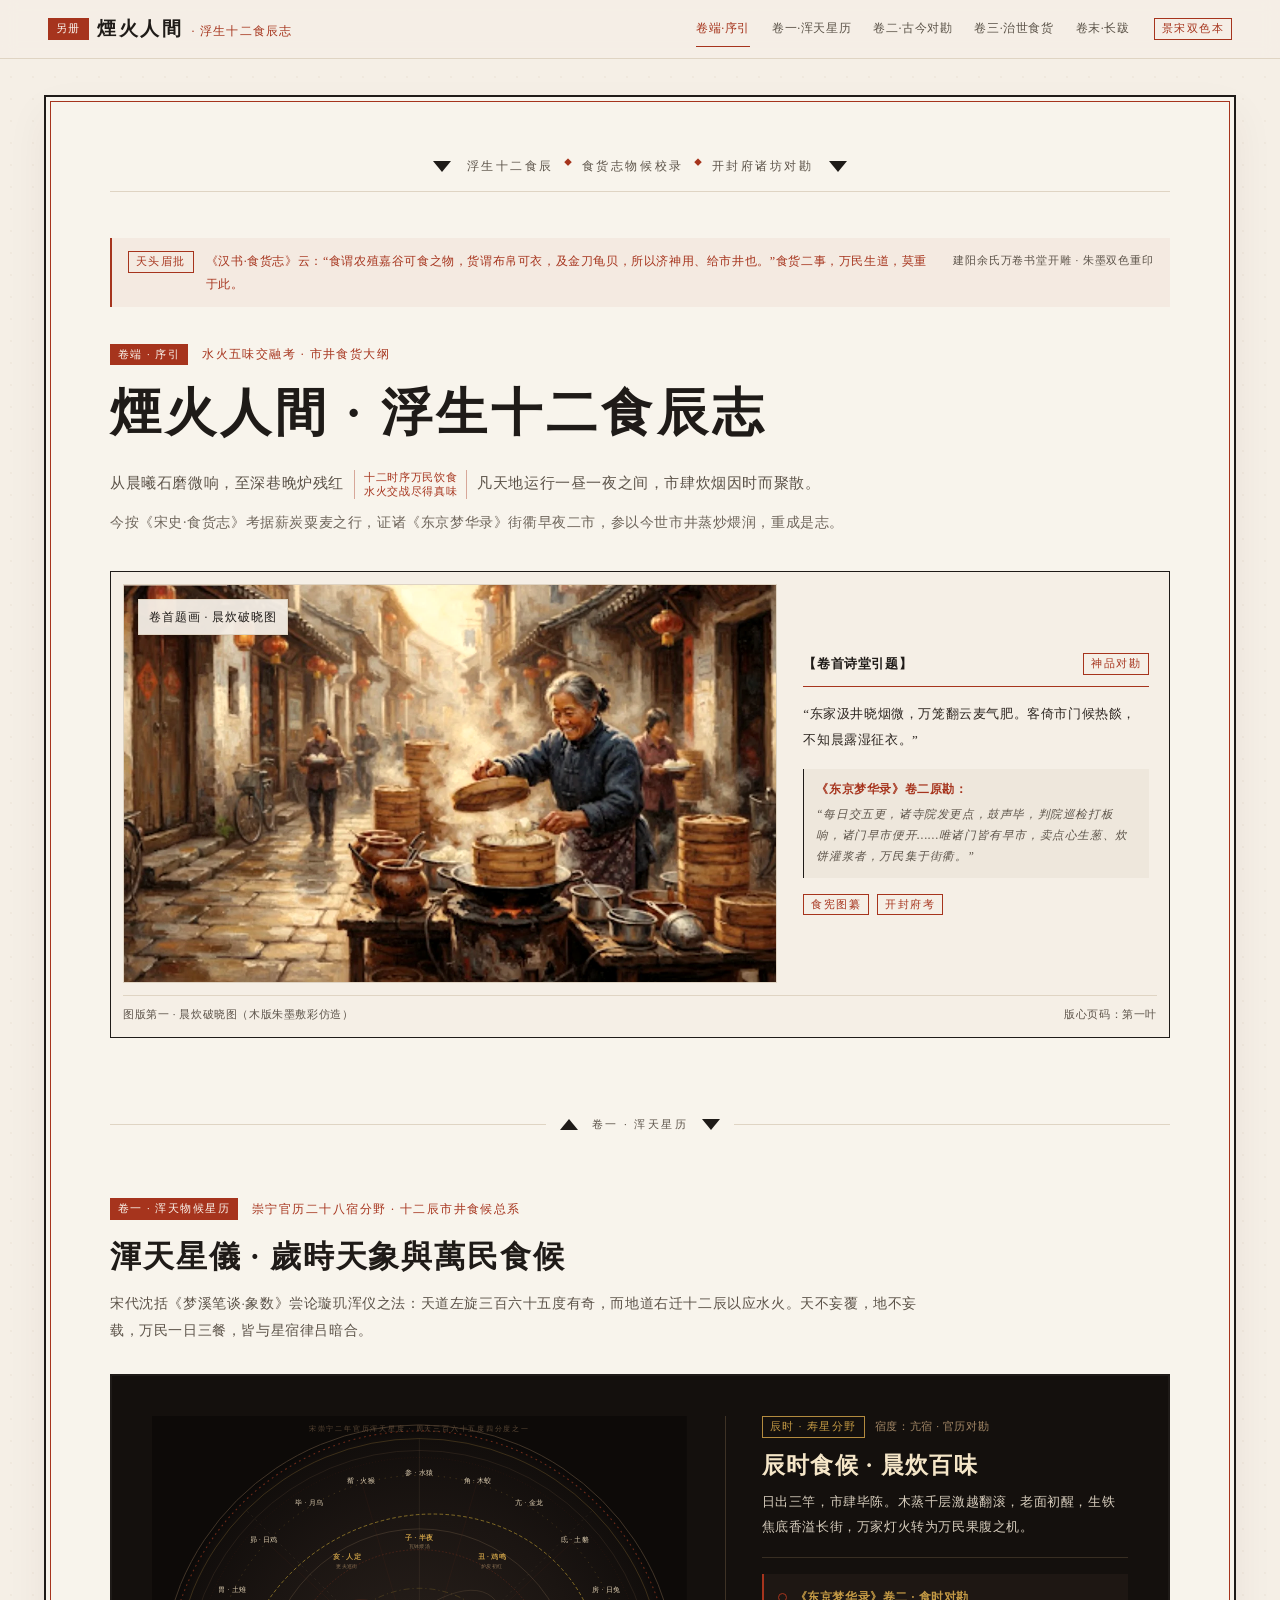
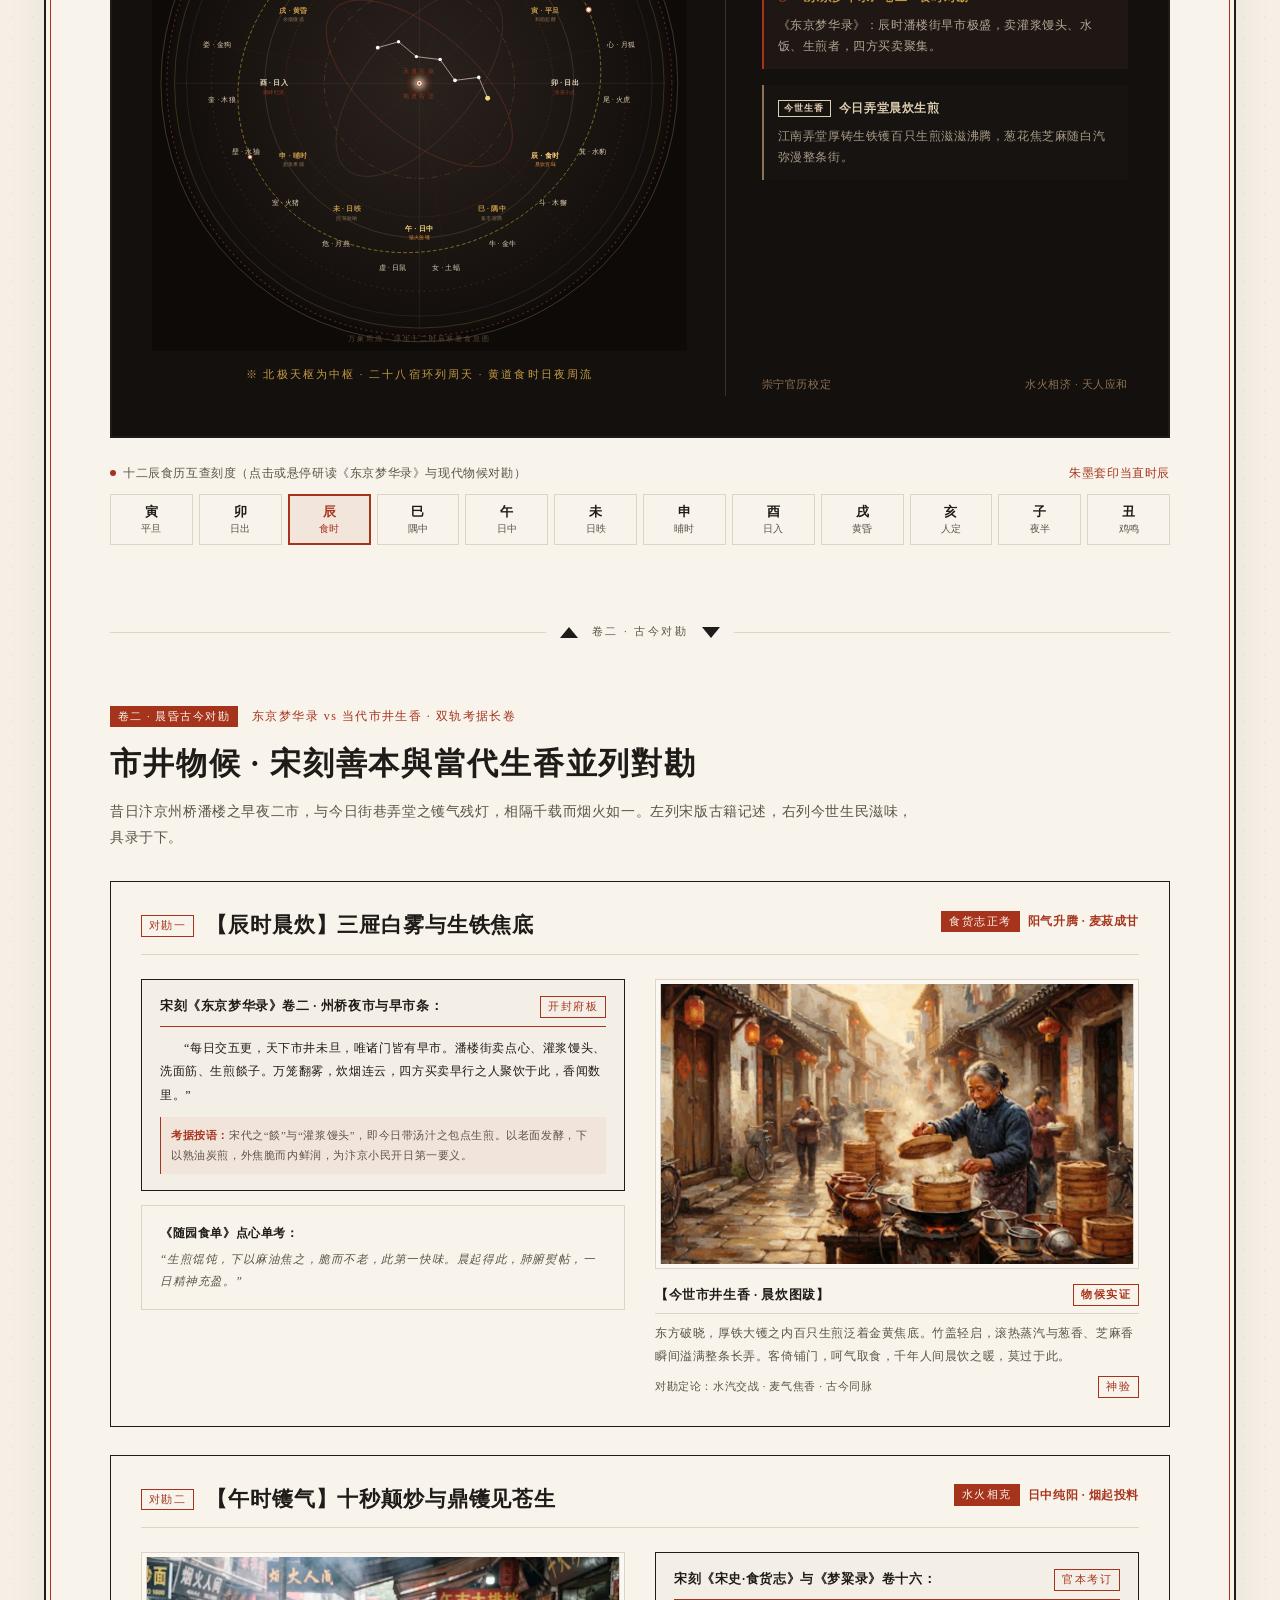
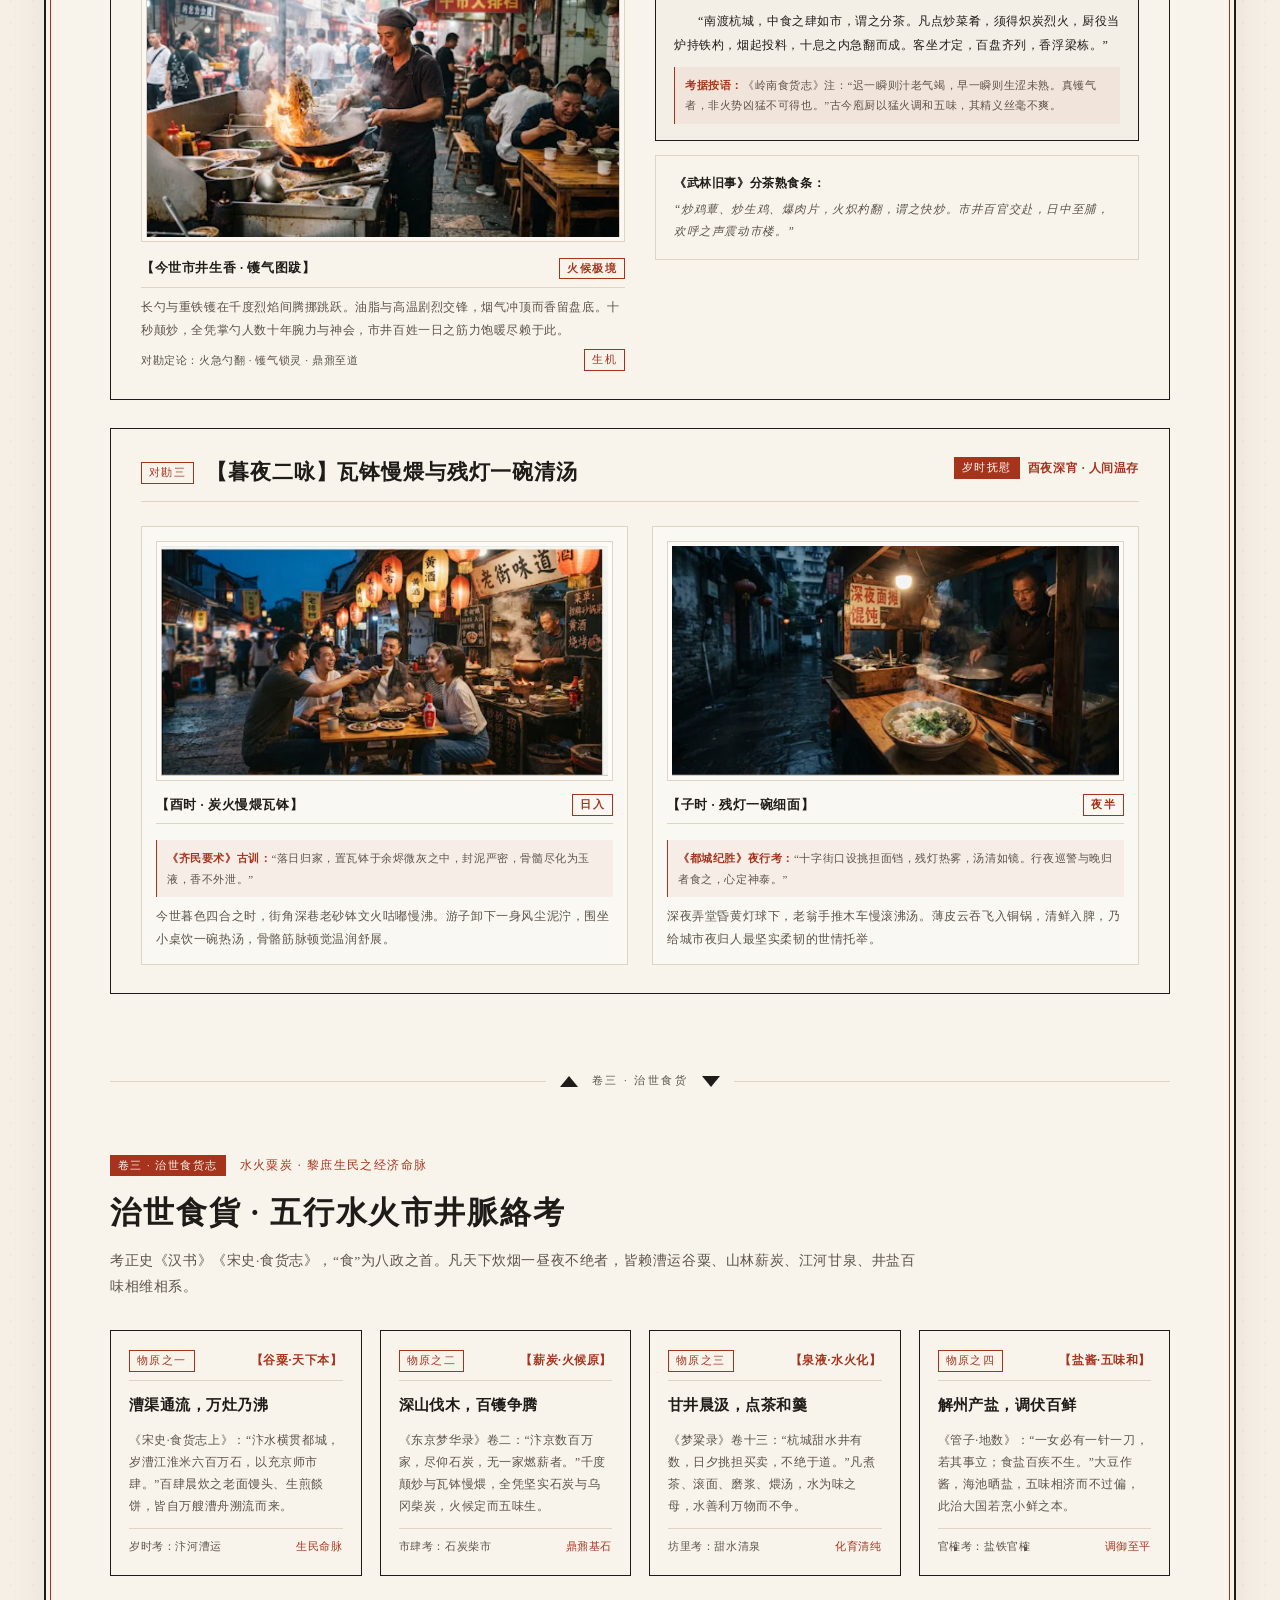
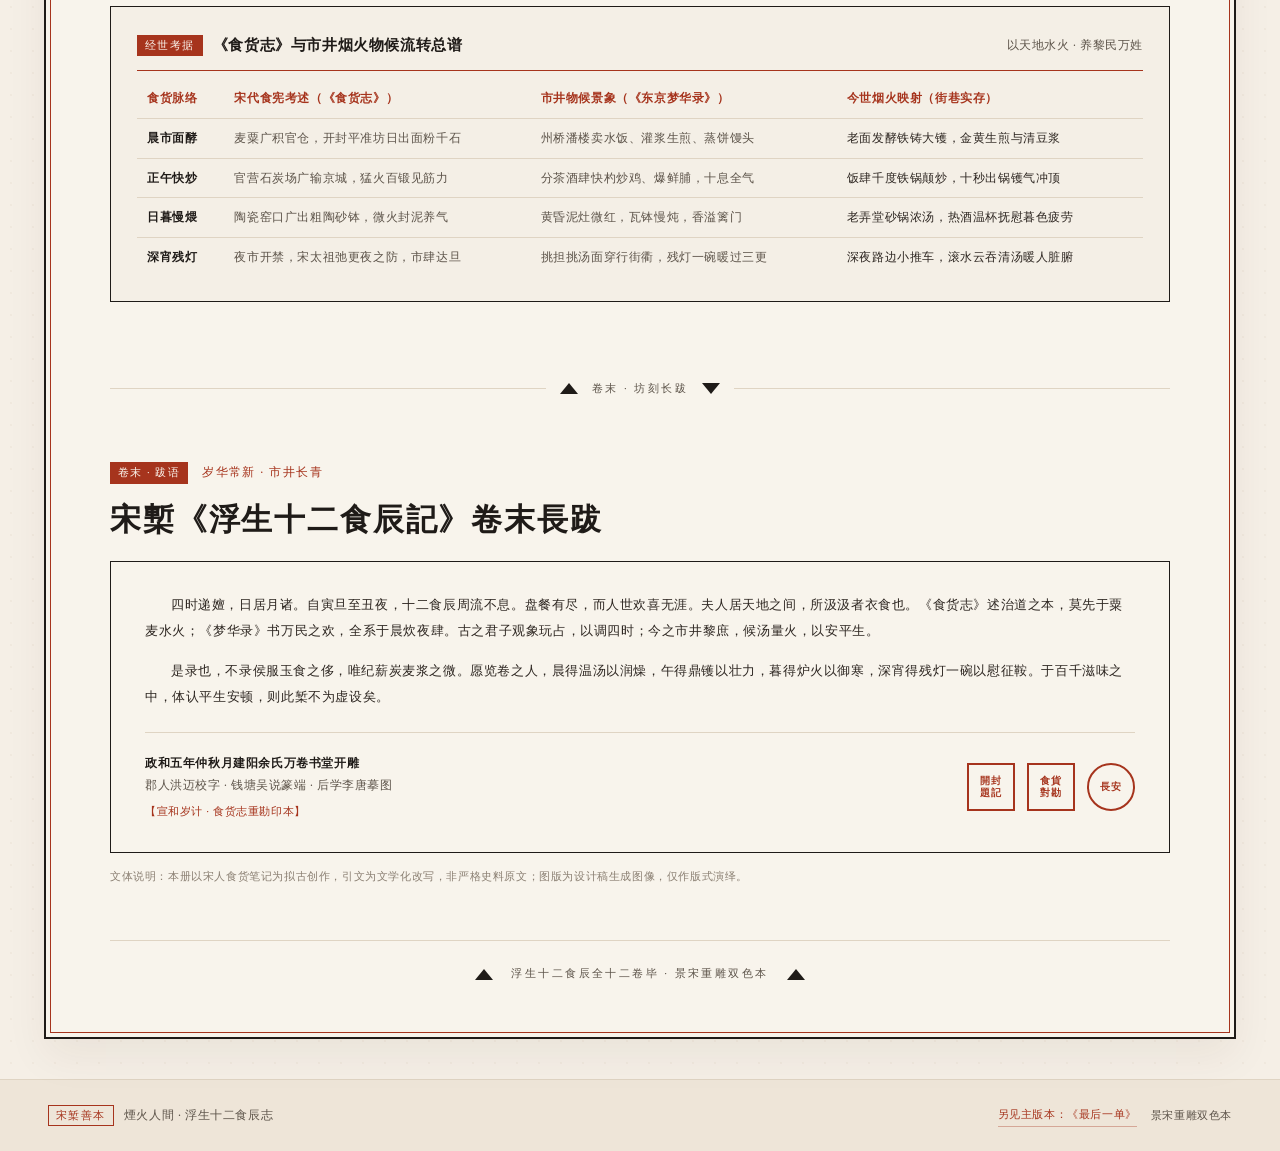
<file: shichen/index.html>
<!DOCTYPE html>
<html lang="zh-CN">
<head>
<meta charset="utf-8">
<meta name="viewport" content="width=device-width, initial-scale=1.0">
<title>烟火人间 · 浮生十二食辰志｜另册</title>
<meta name="description" content="十二时辰里的市井食候：宋刻善本与当代生香并置对勘。另册，与《最后一单》并列的平行版本。">
<meta name="theme-color" content="#f5efe6">
<link rel="icon" type="image/svg+xml" href="favicon.svg">
<link rel="stylesheet" href="style.css">
<script src="app.js" defer></script>
</head>
<body>
<a class="skip-link" href="#main">跳到正文</a>

<header class="site-head">
  <div class="head-inner">
    <a class="brand" href="#top">
      <span class="seal seal-fill brand-seal">另册</span>
      <span class="brand-title">煙火人間</span>
      <span class="brand-sub">· 浮生十二食辰志</span>
    </a>
    <nav class="head-nav" aria-label="卷目">
      <a href="#sec-preface"><span class="nav-long">卷端·序引</span><span class="nav-short">序引</span></a>
      <a href="#sec-dial"><span class="nav-long">卷一·浑天星历</span><span class="nav-short">星历</span></a>
      <a href="#sec-album"><span class="nav-long">卷二·古今对勘</span><span class="nav-short">对勘</span></a>
      <a href="#sec-treatise"><span class="nav-long">卷三·治世食货</span><span class="nav-short">食货</span></a>
      <a href="#sec-postscript"><span class="nav-long">卷末·长跋</span><span class="nav-short">长跋</span></a>
    </nav>
    <span class="seal head-tag">景宋双色本</span>
  </div>
</header>

<main id="main">
  <div class="page" id="top">
    <article class="book" aria-label="浮生十二食辰志">

      <div class="book-head" aria-hidden="true">
        <span class="fish"></span>
        <span class="book-head-text">浮生十二食辰 <span class="diamond">◆</span> 食货志物候校录 <span class="diamond">◆</span> 开封府诸坊对勘</span>
        <span class="fish"></span>
      </div>

      <!-- 卷端 · 序引 -->
      <section class="chapter preface" id="sec-preface">
        <div class="marginalia">
          <div class="marginalia-body">
            <span class="seal marginalia-seal">天头眉批</span>
            <p>《汉书·食货志》云：“食谓农殖嘉谷可食之物，货谓布帛可衣，及金刀龟贝，所以济神用、给市井也。”食货二事，万民生道，莫重于此。</p>
          </div>
          <div class="imprint">建阳余氏万卷书堂开雕 · 朱墨双色重印</div>
        </div>

        <div class="preface-title">
          <div class="eyebrow">
            <span class="seal seal-fill">卷端 · 序引</span>
            <span class="eyebrow-sub">水火五味交融考 · 市井食货大纲</span>
          </div>
          <h1>煙火人間 · 浮生十二食辰志</h1>
          <p class="lede">从晨曦石磨微响，至深巷晚炉残红<span class="gloss"><span>十二时序万民饮食</span><span>水火交战尽得真味</span></span>凡天地运行一昼一夜之间，市肆炊烟因时而聚散。</p>
          <p class="lede lede-note">今按《宋史·食货志》考据薪炭粟麦之行，证诸《东京梦华录》街衢早夜二市，参以今世市井蒸炒煨润，重成是志。</p>
        </div>

        <figure class="hero-figure">
          <div class="hero-grid">
            <div class="hero-media">
              <img src="img/hero.webp" width="1500" height="756" alt="晨雾里的江南老街，一位阿婆掀开竹蒸笼，白汽沿青石板街漫开" fetchpriority="high">
              <span class="media-chip">卷首题画 · 晨炊破晓图</span>
            </div>
            <div class="hero-aside">
              <div class="aside-head">
                <span class="aside-title">【卷首诗堂引题】</span>
                <span class="seal">神品对勘</span>
              </div>
              <p class="poem">“东家汲井晓烟微，万笼翻云麦气肥。客倚市门候热餤，不知晨露湿征衣。”</p>
              <div class="mini-quote">
                <div class="mini-quote-title">《东京梦华录》卷二原勘：</div>
                <p>“每日交五更，诸寺院发更点，鼓声毕，判院巡检打板响，诸门早市便开……唯诸门皆有早市，卖点心生葱、炊饼灌浆者，万民集于街衢。”</p>
              </div>
              <div class="aside-seals">
                <span class="seal">食宪图纂</span>
                <span class="seal">开封府考</span>
              </div>
            </div>
          </div>
          <figcaption class="figure-foot">
            <span>图版第一 · 晨炊破晓图（木版朱墨敷彩仿造）</span>
            <span>版心页码：第一叶</span>
          </figcaption>
        </figure>
      </section>

      <div class="rule-divider" aria-hidden="true">
        <span class="rule-line"></span>
        <span class="fish fish-up"></span>
        <span class="rule-label">卷一 · 浑天星历</span>
        <span class="fish"></span>
        <span class="rule-line"></span>
      </div>

      <!-- 卷一 · 浑天物候星历 -->
      <section class="chapter" id="sec-dial">
        <div class="sec-head">
          <div class="eyebrow">
            <span class="seal seal-fill">卷一 · 浑天物候星历</span>
            <span class="eyebrow-sub">崇宁官历二十八宿分野 · 十二辰市井食候总系</span>
          </div>
          <h2>渾天星儀 · 歲時天象與萬民食候</h2>
          <p class="sec-lede">宋代沈括《梦溪笔谈·象数》尝论璇玑浑仪之法：天道左旋三百六十五度有奇，而地道右迁十二辰以应水火。天不妄覆，地不妄载，万民一日三餐，皆与星宿律吕暗合。</p>
        </div>

        <div class="astro">
          <div class="astro-art">
            <div class="dial-art">
<svg viewBox="0 0 900 900" preserveAspectRatio="xMidYMid meet" role="img" aria-label="浑天星仪：二十八宿环列周天，十二辰与市井食候相应" xmlns="http://www.w3.org/2000/svg">
<defs>
<!-- Parchment & Ink Tone Gradients -->
<radialGradient cx="50%" cy="50%" id="inkDisc" r="50%">
<stop offset="0%" stop-color="#2a221d"></stop>
<stop offset="65%" stop-color="#1b1512"></stop>
<stop offset="95%" stop-color="#120e0c"></stop>
<stop offset="100%" stop-color="#0a0807"></stop>
</radialGradient>
<radialGradient cx="50%" cy="50%" id="celestialCenter" r="50%">
<stop offset="0%" stop-color="#fdfbf7" stop-opacity="0.9"></stop>
<stop offset="25%" stop-color="#dfcfb2" stop-opacity="0.5"></stop>
<stop offset="60%" stop-color="#9e3d22" stop-opacity="0.2"></stop>
<stop offset="100%" stop-color="#000000" stop-opacity="0"></stop>
</radialGradient>
<!-- Paper texture filter for authentic Song woodblock tone -->
<filter id="inkRoughness">
<feTurbulence basefrequency="0.04" numoctaves="3" result="noise" type="fractalNoise"></feTurbulence>
<feColorMatrix type="matrix" values="1 0 0 0 0  0 1 0 0 0  0 0 1 0 0  0 0 0 0.08 0"></feColorMatrix>
<feComposite in="gl" in2="SourceGraphic" operator="over"></feComposite>
</filter>
</defs>
<style>
    @keyframes spinClockwise {
      from { transform: rotate(0deg); }
      to { transform: rotate(360deg); }
    }
    @keyframes spinCounter {
      from { transform: rotate(0deg); }
      to { transform: rotate(-360deg); }
    }
    @keyframes breatheGlow {
      0%, 100% { opacity: 0.35; transform: scale(1); }
      50% { opacity: 0.75; transform: scale(1.02); }
    }
    @keyframes starTwinkle {
      0%, 100% { opacity: 0.5; r: 2.2px; }
      50% { opacity: 1; r: 3.8px; }
    }
    .track-slow { transform-origin: 450px 450px; animation: spinClockwise 160s linear infinite; }
    .track-reverse { transform-origin: 450px 450px; animation: spinCounter 220s linear infinite; }
    .ecliptic-ring { transform-origin: 450px 450px; animation: spinClockwise 120s linear infinite; }
    .pole-glow { transform-origin: 450px 450px; animation: breatheGlow 6s ease-in-out infinite; }
    .star-pulse { animation: starTwinkle 4s ease-in-out infinite; }
    .celestial-text { font-family: 'Noto Serif SC', 'Songti SC', 'STSong', serif; }
  </style>
<!-- Base Cosmos Disc -->
<rect fill="#0d0a08" height="900" width="900"></rect>
<circle cx="450" cy="450" fill="url(#inkDisc)" r="435" stroke="#4a3b2c" stroke-width="1.5"></circle>
<circle cx="450" cy="450" fill="none" opacity="0.65" r="425" stroke="#9e3d22" stroke-dasharray="3,6" stroke-width="1.8"></circle>
<circle cx="450" cy="450" fill="none" opacity="0.5" r="412" stroke="#c49a45" stroke-width="0.8"></circle>
<!-- 365.25 Du / Classical Degree Marks Ring -->
<g opacity="0.4" stroke="#c49a45" stroke-width="0.8">
<circle cx="450" cy="450" fill="none" r="392" stroke="#6b533e" stroke-width="1"></circle>
<circle cx="450" cy="450" fill="none" r="380" stroke="#9e3d22" stroke-dasharray="1,4" stroke-width="0.8"></circle>
</g>
<!-- Coordinate Crosshairs (子午与卯酉极轴) -->
<g opacity="0.35" stroke="#8c7355" stroke-width="0.7">
<line x1="450" x2="450" y1="38" y2="862"></line>
<line x1="38" x2="862" y1="450" y2="450"></line>
<line stroke-dasharray="4,6" x1="160" x2="740" y1="160" y2="740"></line>
<line stroke-dasharray="4,6" x1="740" x2="160" y1="160" y2="740"></line>
</g>
<!-- 28 Mansions & 12 Solar Qi (Rotational Star Field: 天道左旋) -->
<g class="track-slow">
<!-- 28 Mansions Ring -->
<circle cx="450" cy="450" fill="none" opacity="0.45" r="350" stroke="#c49a45" stroke-dasharray="2,8" stroke-width="1"></circle>
<!-- 28 Mansions Glyph Marks & Stars -->
<!-- East Azure Dragon (角亢氐房心尾箕) -->
<g class="celestial-text" dominant-baseline="central" fill="#dfcfb2" font-size="11" text-anchor="middle">
<text x="548" y="108">角 · 木蛟</text>
<text x="635" y="145">亢 · 金龙</text>
<text x="712" y="208">氐 · 土貉</text>
<text x="765" y="292">房 · 日兔</text>
<text x="790" y="385">心 · 月狐</text>
<text x="782" y="478">尾 · 火虎</text>
<text x="742" y="565">箕 · 水豹</text>
<!-- North Black Tortoise (斗牛女虚危室壁) -->
<text x="675" y="650">斗 · 木獬</text>
<text x="590" y="720">牛 · 金牛</text>
<text x="495" y="760">女 · 土蝠</text>
<text x="405" y="760">虚 · 日鼠</text>
<text x="310" y="720">危 · 月燕</text>
<text x="225" y="650">室 · 火猪</text>
<text x="158" y="565">壁 · 水㺄</text>
<!-- West White Tiger (奎娄胃昴毕觜参) -->
<text x="118" y="478">奎 · 木狼</text>
<text x="110" y="385">娄 · 金狗</text>
<text x="135" y="292">胃 · 土雉</text>
<text x="188" y="208">昴 · 日鸡</text>
<text x="265" y="145">毕 · 月乌</text>
<text x="352" y="108">觜 · 火猴</text>
<text x="450" y="95">参 · 水猿</text>
</g>
<!-- Celestial Sector Connector Lines -->
<g opacity="0.25" stroke="#9e3d22" stroke-width="0.5">
<line x1="450" x2="548" y1="450" y2="108"></line>
<line x1="450" x2="712" y1="450" y2="208"></line>
<line x1="450" x2="790" y1="450" y2="385"></line>
<line x1="450" x2="675" y1="450" y2="650"></line>
<line x1="450" x2="495" y1="450" y2="760"></line>
<line x1="450" x2="225" y1="450" y2="650"></line>
<line x1="450" x2="110" y1="450" y2="385"></line>
<line x1="450" x2="188" y1="450" y2="208"></line>
<line x1="450" x2="352" y1="450" y2="108"></line>
</g>
</g>
<!-- Ecliptic Ring (黄道倾角 23.5°，岁差轨道: 地道右迁) -->
<g class="ecliptic-ring">
<ellipse cx="450" cy="450" fill="none" opacity="0.6" rx="310" ry="280" stroke="#d4af37" stroke-dasharray="6,4" stroke-width="1.4" transform="rotate(-23.5 450 450)"></ellipse>
<!-- Golden Solar Pivot Points -->
<circle cx="735" cy="326" fill="#f4eedb" r="4.5" stroke="#9e3d22" stroke-width="1.5"></circle>
<circle cx="165" cy="574" fill="#f4eedb" r="3.5" stroke="#9e3d22" stroke-width="1.2"></circle>
</g>
<!-- 12 Chen / Earthly Branches Inner Dial (十二辰与市井食时) -->
<g class="track-reverse">
<circle cx="450" cy="450" fill="none" opacity="0.4" r="260" stroke="#8c7355" stroke-width="1.2"></circle>
<circle cx="450" cy="450" fill="none" opacity="0.5" r="225" stroke="#9e3d22" stroke-dasharray="3,3" stroke-width="1"></circle>
<g class="celestial-text" dominant-baseline="central" fill="#c49a45" font-size="12" text-anchor="middle">
<!-- 12 Hours & Corresponding Market Meals -->
<g transform="translate(450, 205)">
<text font-weight="bold" y="0">子 · 半夜</text>
<text fill="#8c7355" font-size="9" y="14">瓦钵煨汤</text>
</g>
<g transform="translate(572, 238)">
<text font-weight="bold" y="0">丑 · 鸡鸣</text>
<text fill="#8c7355" font-size="9" y="14">炉炭初红</text>
</g>
<g transform="translate(662, 328)">
<text font-weight="bold" y="0">寅 · 平旦</text>
<text fill="#8c7355" font-size="9" y="14">和面起酵</text>
</g>
<g transform="translate(695, 450)">
<text fill="#e8d8be" font-weight="bold" y="0">卯 · 日出</text>
<text fill="#9e3d22" font-size="9" y="14">清茶小点</text>
</g>
<g transform="translate(662, 572)">
<text fill="#f5d77f" font-weight="bold" y="0">辰 · 食时</text>
<text fill="#e88a32" font-size="9" y="14">晨饮百味</text>
</g>
<g transform="translate(572, 662)">
<text font-weight="bold" y="0">巳 · 隅中</text>
<text fill="#8c7355" font-size="9" y="14">集市喧腾</text>
</g>
<g transform="translate(450, 695)">
<text fill="#f5d77f" font-weight="bold" y="0">午 · 日中</text>
<text fill="#e88a32" font-size="9" y="14">猛火急镬</text>
</g>
<g transform="translate(328, 662)">
<text font-weight="bold" y="0">未 · 日昳</text>
<text fill="#8c7355" font-size="9" y="14">煎茶歇晌</text>
</g>
<g transform="translate(238, 572)">
<text font-weight="bold" y="0">申 · 晡时</text>
<text fill="#8c7355" font-size="9" y="14">甜浆果脯</text>
</g>
<g transform="translate(205, 450)">
<text fill="#e8d8be" font-weight="bold" y="0">酉 · 日入</text>
<text fill="#9e3d22" font-size="9" y="14">酒肆红泥</text>
</g>
<g transform="translate(238, 328)">
<text font-weight="bold" y="0">戌 · 黄昏</text>
<text fill="#8c7355" font-size="9" y="14">余烟微温</text>
</g>
<g transform="translate(328, 238)">
<text font-weight="bold" y="0">亥 · 人定</text>
<text fill="#8c7355" font-size="9" y="14">更夫巡街</text>
</g>
</g>
</g>
<!-- Big Dipper / Bei Dou Constellation (北斗七星连珠，随天道旋转) -->
<g class="track-slow">
<g fill="none" stroke="#f5e6c8" stroke-opacity="0.75" stroke-width="1.4">
<polyline points="380,390 415,380 445,405 485,410 510,445 550,440 565,475"></polyline>
</g>
<!-- Stars -->
<circle class="star-pulse" cx="380" cy="390" fill="#ffffff" r="3.2"></circle>
<circle cx="415" cy="380" fill="#ffffff" r="2.8"></circle>
<circle cx="445" cy="405" fill="#ffffff" r="2.8"></circle>
<circle class="star-pulse" cx="485" cy="410" fill="#ffffff" r="3.0"></circle>
<circle cx="510" cy="445" fill="#ffffff" r="3.2"></circle>
<circle cx="550" cy="440" fill="#ffffff" r="3.0"></circle>
<circle class="star-pulse" cx="565" cy="475" fill="#f5d77f" r="4.2"></circle>
</g>
<!-- Central Armillary Rings & Polar Pivot (浑天仪三辰环 & 天枢极星) -->
<circle cx="450" cy="450" fill="none" opacity="0.4" r="160" stroke="#d4af37" stroke-dasharray="10,5,2,5" stroke-width="0.8"></circle>
<ellipse cx="450" cy="450" fill="none" opacity="0.5" rx="190" ry="90" stroke="#9e3d22" stroke-width="1.2" transform="rotate(40 450 450)"></ellipse>
<ellipse cx="450" cy="450" fill="none" opacity="0.4" rx="190" ry="90" stroke="#8c7355" stroke-width="0.9" transform="rotate(-50 450 450)"></ellipse>
<!-- Center Celestial Glow & Polaris (北极天枢) -->
<circle class="pole-glow" cx="450" cy="450" fill="url(#celestialCenter)" r="28"></circle>
<circle cx="450" cy="450" fill="#fbf8f0" r="5" stroke="#9e3d22" stroke-width="1.5"></circle>
<circle cx="450" cy="450" fill="#9e3d22" r="1.8"></circle>
<!-- Ancient Classical Seal Markings at Center -->
<g class="celestial-text" fill="#9e3d22" font-size="10" letter-spacing="4" opacity="0.85" text-anchor="middle">
<text x="450" y="432">天道左旋</text>
<text x="450" y="475">地道右迁</text>
</g>
<!-- Outer Ring Inscriptions -->
<g class="celestial-text" fill="#7d6349" font-size="11" letter-spacing="3" opacity="0.7" text-anchor="middle">
<text x="450" y="26">宋崇宁二年官历浑天星度 · 周天三百六十五度四分度之一</text>
<text x="450" y="884">万象周流 · 浮生十二时辰寒暑食息图</text>
</g>
</svg>
            </div>
            <p class="dial-note">※ 北极天枢为中枢 · 二十八宿环列周天 · 黄道食时日夜周流</p>
          </div>
          <div class="astro-panel">
            <div class="astro-readout" aria-live="polite">
              <div class="readout-top">
                <span class="seal seal-gold" id="sky-current-chen">辰时 · 寿星分野</span>
                <span class="mansion" id="sky-current-mansion">宿度：亢宿 · 官历对勘</span>
              </div>
              <h3 id="sky-current-name">辰时食候 · 晨炊百味</h3>
              <p class="astro-desc" id="sky-current-desc">日出三竿，市肆毕陈。木蒸千层激越翻滚，老面初醒，生铁焦底香溢长街，万家灯火转为万民果腹之机。</p>
            </div>
            <div class="dark-quote dark-quote-red">
              <div class="dark-quote-label"><span class="dot-ring"></span><span id="sky-current-rule">《东京梦华录》卷二 · 食时对勘</span></div>
              <p id="sky-current-detail">“至辰时，潘楼街及州桥两头，早市大盛。有卖白肠、鲊脯、洗面筋、假野狐肉、灌浆馒头、水饭、生煎者，四方买卖聚集，香闻数里。”</p>
            </div>
            <div class="dark-quote dark-quote-gold">
              <div class="dark-quote-label"><span class="seal seal-thin">今世生香</span><span class="modern-title" id="sky-current-modern-title">今日弄堂晨炊生煎</span></div>
              <p id="sky-current-modern-desc">今之江南晨市，厚铸生铁镬内百只生煎滋滋作响。一把青葱、一把焦芝麻，掀盖刹那白气蒸腾，千年食候一脉相承。</p>
            </div>
            <div class="astro-foot"><span>崇宁官历校定</span><span>水火相济 · 天人应和</span></div>
          </div>
        </div>

        <div class="chen-area">
          <div class="chen-hint">
            <span class="hint-main"><span class="dot-fill"></span>十二辰食历互查刻度（点击或悬停研读《东京梦华录》与现代物候对勘）</span>
            <span class="hint-side">朱墨套印当直时辰</span>
          </div>
          <div class="chen-grid" role="group" aria-label="十二时辰">
            <button type="button" class="chen-btn" data-shichen="寅" data-name="平旦 · 寅时" data-title="平旦和面" data-mansion="析木分野 · 尾宿" data-rule="《梦粱录》卷十三 · 早市" data-desc="东方微白，老面初醒，生薪引火，炭炉渐温。厨役汲取晓泉，市肆初动之机兆也。" data-detail="《梦粱录》：诸院打更巡检毕，早肆已挑水生炭，谓之开炉。" data-moderntitle="晨点作坊初醒" data-modern="凌晨三点城市中央厨房与早点作坊面点师起面揉酥，引燃清晨生计。"><span class="chen-name">寅</span><span class="chen-time">平旦</span></button>
            <button type="button" class="chen-btn" data-shichen="卯" data-name="日出 · 卯时" data-title="石磨晨浆" data-mansion="大火分野 · 房宿" data-rule="《东京梦华录》· 卯晓市" data-desc="曙光穿巷，第一道磨浆声响透青石。清甘石磨豆腐脑，清汤破冷，万户皆苏。" data-detail="《东京梦华录》：御街天晓，诸铺卖姜豉、石磨白浆、羊肉小馒头。" data-moderntitle="石磨豆浆初沸" data-modern="街口豆浆铺的石磨悠悠转响，滚浆入碗，配一根刚出锅的油条，唤醒赶早的人。"><span class="chen-name">卯</span><span class="chen-time">日出</span></button>
            <button type="button" class="chen-btn is-active" aria-pressed="true" data-shichen="辰" data-name="食时 · 辰时" data-title="晨炊百味" data-mansion="寿星分野 · 亢宿" data-rule="《东京梦华录》卷二 · 食时对勘" data-desc="日出三竿，市肆毕陈。木蒸千层激越翻滚，老面初醒，生铁焦底香溢长街，万家灯火转为万民果腹之机。" data-detail="《东京梦华录》：辰时潘楼街早市极盛，卖灌浆馒头、水饭、生煎者，四方买卖聚集。" data-moderntitle="今日弄堂晨炊生煎" data-modern="江南弄堂厚铸生铁镬百只生煎滋滋沸腾，葱花焦芝麻随白汽弥漫整条街。"><span class="chen-name">辰</span><span class="chen-time">食时</span></button>
            <button type="button" class="chen-btn" data-shichen="巳" data-name="隅中 · 巳时" data-title="晨蔬入肆" data-mansion="鹑尾分野 · 翼宿" data-rule="《梦粱录》· 隅中物华" data-desc="露水鲜蔬自南门水闸挑入，挑担错杂，叫卖之声清脆入云。时鲜初摘，滋味全在此刻。" data-detail="《梦粱录》：各处行贩肩挑青蔬鲜笋入关，菜船自郊外入闸，百货皆鲜。" data-moderntitle="水灵晨蔬入肆" data-modern="菜市场内晨露带叶青菜、水灵瓜果层层码齐，厨人与主妇穿行挑拣。"><span class="chen-name">巳</span><span class="chen-time">隅中</span></button>
            <button type="button" class="chen-btn" data-shichen="午" data-name="日中 · 午时" data-title="猛火镬气" data-mansion="鹑火分野 · 柳宿" data-rule="《武林旧事》· 正午肆食" data-desc="烈火见苍生，厚铁长勺飞舞，十息颠炒尽得真气。镬气冲顶，香飘满巷，人间正饱暖。" data-detail="《武林旧事》：正午酒肆开樽，厨役持长杓翻炒，百烹齐进，客座填咽。" data-moderntitle="猛火铁镬见真味" data-modern="市井老字号灶台前猛火烈焰，铁锅十秒翻飞，油香镬气瞬间升华。"><span class="chen-name">午</span><span class="chen-time">日中</span></button>
            <button type="button" class="chen-btn" data-shichen="未" data-name="日昳 · 未时" data-title="清茗歇晌" data-mansion="鹑首分野 · 井宿" data-rule="《大观茶论》· 歇晌品茗" data-desc="闲话浮生，茶盏轻刮。雨前新芽冲瀹三道，去其油腻，抚平正午百肆之喧腾。" data-detail="《大观茶论》：日昃文人聚于茶肆瓦舍，击拂汤花，泛溢盏际。" data-moderntitle="清茗抚平喧腾" data-modern="沿街茶社慢煮清茶，三两街坊凭窗小憩，抚慰半日奔波之劳。"><span class="chen-name">未</span><span class="chen-time">日昳</span></button>
            <button type="button" class="chen-btn" data-shichen="申" data-name="晡时 · 申时" data-title="甘饴弄巷" data-mansion="实沈分野 · 参宿" data-rule="《梦华录》· 晡时小食" data-desc="挑担卖甘饴，一勺滚热糖饴绘尽飞禽走兽。弄堂深处，童稚围观，乃市井至甜之色。" data-detail="《东京梦华录》：申时小肆出糖霜果子、蜜渍梅李、旋炒银杏、水晶皂儿。" data-moderntitle="甘饴蜜饯暖童心" data-modern="弄堂转角糖炒栗子与烤红薯甜香溢出，孩童放学嬉闹于炊烟间。"><span class="chen-name">申</span><span class="chen-time">晡时</span></button>
            <button type="button" class="chen-btn" data-shichen="酉" data-name="日入 · 酉时" data-title="砂钵慢煨" data-mansion="降娄分野 · 奎宿" data-rule="《齐民要术》· 酉入煨藏" data-desc="红泥小炉，文火慢煨。瓦钵深处骨髓尽融成酽汤，洗却一身风雪泥尘，方觉身有所归。" data-detail="《齐民要术》：日入落霞，置泥灶文火，以陶瓦严覆，香不发泄，骨膏尽化。" data-moderntitle="砂钵慢煨慰归人" data-modern="老巷砂锅煲文火慢炖，黄酒姜葱化入浓郁老汤，晚归者一口暖透心房。"><span class="chen-name">酉</span><span class="chen-time">日入</span></button>
            <button type="button" class="chen-btn" data-shichen="戌" data-name="黄昏 · 戌时" data-title="夜市灯火" data-mansion="大梁分野 · 胃宿" data-rule="《梦华录》· 夜市盛景" data-desc="夜市初明，红纱灯挂。酒旗招展，切脍热羹，三五知己促膝长谈，欢笑连宵。" data-detail="《东京梦华录》：夜市直至三更尽，才五更又复开张。朱雀门外热鸭焦肉，灯烛掩映。" data-moderntitle="夜市欢腾灯火稠" data-modern="夜市步行街灯火通明，烧烤摊热气升腾，人间喧嚣化作治愈百忧的良药。"><span class="chen-name">戌</span><span class="chen-time">黄昏</span></button>
            <button type="button" class="chen-btn" data-shichen="亥" data-name="人定 · 亥时" data-title="万家闭扉" data-mansion="娵訾分野 · 壁宿" data-rule="《随园食单》· 养颐篇" data-desc="市声收敛，长街渐静。残炉留炭，一盏清茶洗心，万户闭门静息，守此安宁。" data-detail="《随园食单》：亥时脾胃宜静，不可饱餍。残灯一炉，温汤数呷即可安眠。" data-moderntitle="万家闭扉静息" data-modern="喧闹褪去，街边老铺关门卸板，只有一盏小夜灯守护着整条沉睡的巷道。"><span class="chen-name">亥</span><span class="chen-time">人定</span></button>
            <button type="button" class="chen-btn" data-shichen="子" data-name="夜半 · 子时" data-title="残灯一碗" data-mansion="玄枵分野 · 虚宿" data-rule="《都城纪胜》· 深宵挑担" data-desc="十字街角，挑担摇铃。一挑沸汤，一挑细面，残灯之下热雾升腾，慰藉夜半羁旅之客。" data-detail="《都城纪胜》：夜深关津有设挑担细面者，汤清而肉香，羁旅之人得之胜珍馐。" data-moderntitle="残灯孤车一碗汤" data-modern="深夜弄堂昏黄灯光下的馄饨小推车，薄皮大馅滚汤入腹，抚平夜班人一身疲惫。"><span class="chen-name">子</span><span class="chen-time">夜半</span></button>
            <button type="button" class="chen-btn" data-shichen="丑" data-name="鸡鸣 · 丑时" data-title="晨机复始" data-mansion="星纪分野 · 牛宿" data-rule="《宋史·食货志》· 劳作起居" data-desc="更夫鸣锣，风露清冷。面肆老翁已起燃薪，和面点油，万籁静穆中复为明日之生计。" data-detail="《宋史·食货志》：丑末鸡鸣，造酒面者皆起。引井泉、爇柴炭，市井生发之机由此续也。" data-moderntitle="晨机复始薪炭续" data-modern="环卫工扫地沙沙作响，早班公交开出场站，蒸点炉中第一缕蒸汽再度袅袅升起。"><span class="chen-name">丑</span><span class="chen-time">鸡鸣</span></button>
          </div>
        </div>
      </section>

      <div class="rule-divider" aria-hidden="true">
        <span class="rule-line"></span>
        <span class="fish fish-up"></span>
        <span class="rule-label">卷二 · 古今对勘</span>
        <span class="fish"></span>
        <span class="rule-line"></span>
      </div>

      <!-- 卷二 · 古今对勘 -->
      <section class="chapter" id="sec-album">
        <div class="sec-head">
          <div class="eyebrow">
            <span class="seal seal-fill">卷二 · 晨昏古今对勘</span>
            <span class="eyebrow-sub">东京梦华录 vs 当代市井生香 · 双轨考据长卷</span>
          </div>
          <h2>市井物候 · 宋刻善本與當代生香並列對勘</h2>
          <p class="sec-lede">昔日汴京州桥潘楼之早夜二市，与今日街巷弄堂之镬气残灯，相隔千载而烟火如一。左列宋版古籍记述，右列今世生民滋味，具录于下。</p>
        </div>

        <article class="collation">
          <div class="collation-head">
            <div class="collation-title">
              <span class="seal">对勘一</span>
              <h3>【辰时晨炊】三屉白雾与生铁焦底</h3>
            </div>
            <div class="collation-tags">
              <span class="seal seal-fill">食货志正考</span>
              <span class="tag-red">阳气升腾 · 麦菽成甘</span>
            </div>
          </div>
          <div class="collation-grid">
            <div class="collation-text">
              <div class="source-card">
                <div class="source-head">
                  <span class="source-title">宋刻《东京梦华录》卷二 · 州桥夜市与早市条：</span>
                  <span class="seal">开封府板</span>
                </div>
                <p class="quote-indent">“每日交五更，天下市井未旦，唯诸门皆有早市。潘楼街卖点心、灌浆馒头、洗面筋、生煎餤子。万笼翻雾，炊烟连云，四方买卖早行之人聚饮于此，香闻数里。”</p>
                <div class="case-note"><strong>考据按语：</strong>宋代之“餤”与“灌浆馒头”，即今日带汤汁之包点生煎。以老面发酵，下以熟油炭煎，外焦脆而内鲜润，为汴京小民开日第一要义。</div>
              </div>
              <div class="source-card soft">
                <div class="source-card-title">《随园食单》点心单考：</div>
                <p class="quote-italic">“生煎馄饨，下以麻油焦之，脆而不老，此第一快味。晨起得此，肺腑熨帖，一日精神充盈。”</p>
              </div>
            </div>
            <div class="collation-media">
              <div class="image-frame"><img src="img/steam.webp" width="876" height="576" alt="老街早点摊的竹蒸笼与白雾，行人从晨光里走过"></div>
              <div class="caption-block">
                <div class="caption-head"><span>【今世市井生香 · 晨炊图跋】</span><span class="seal">物候实证</span></div>
                <p>东方破晓，厚铁大镬之内百只生煎泛着金黄焦底。竹盖轻启，滚热蒸汽与葱香、芝麻香瞬间溢满整条长弄。客倚铺门，呵气取食，千年人间晨饮之暖，莫过于此。</p>
                <div class="caption-foot"><span>对勘定论：水汽交战 · 麦气焦香 · 古今同脉</span><span class="seal">神验</span></div>
              </div>
            </div>
          </div>
        </article>

        <article class="collation">
          <div class="collation-head">
            <div class="collation-title">
              <span class="seal">对勘二</span>
              <h3>【午时镬气】十秒颠炒与鼎镬见苍生</h3>
            </div>
            <div class="collation-tags">
              <span class="seal seal-fill">水火相克</span>
              <span class="tag-red">日中纯阳 · 烟起投料</span>
            </div>
          </div>
          <div class="collation-grid collation-grid-flip">
            <div class="collation-media">
              <div class="image-frame"><img src="img/wok.webp" width="876" height="576" alt="大排档灶台前，厨师在烈焰上颠动铁锅"></div>
              <div class="caption-block">
                <div class="caption-head"><span>【今世市井生香 · 镬气图跋】</span><span class="seal">火候极境</span></div>
                <p>长勺与重铁镬在千度烈焰间腾挪跳跃。油脂与高温剧烈交锋，烟气冲顶而香留盘底。十秒颠炒，全凭掌勺人数十年腕力与神会，市井百姓一日之筋力饱暖尽赖于此。</p>
                <div class="caption-foot"><span>对勘定论：火急勺翻 · 镬气锁灵 · 鼎鼐至道</span><span class="seal">生机</span></div>
              </div>
            </div>
            <div class="collation-text">
              <div class="source-card">
                <div class="source-head">
                  <span class="source-title">宋刻《宋史·食货志》与《梦粱录》卷十六：</span>
                  <span class="seal">官本考订</span>
                </div>
                <p class="quote-indent">“南渡杭城，中食之肆如市，谓之分茶。凡点炒菜肴，须得炽炭烈火，厨役当炉持铁杓，烟起投料，十息之内急翻而成。客坐才定，百盘齐列，香浮梁栋。”</p>
                <div class="case-note"><strong>考据按语：</strong>《岭南食货志》注：“迟一瞬则汁老气竭，早一瞬则生涩未熟。真镬气者，非火势凶猛不可得也。”古今庖厨以猛火调和五味，其精义丝毫不爽。</div>
              </div>
              <div class="source-card soft">
                <div class="source-card-title">《武林旧事》分茶熟食条：</div>
                <p class="quote-italic">“炒鸡蕈、炒生鸡、爆肉片，火炽杓翻，谓之快炒。市井百官交赴，日中至脯，欢呼之声震动市楼。”</p>
              </div>
            </div>
          </div>
        </article>

        <article class="collation">
          <div class="collation-head">
            <div class="collation-title">
              <span class="seal">对勘三</span>
              <h3>【暮夜二咏】瓦钵慢煨与残灯一碗清汤</h3>
            </div>
            <div class="collation-tags">
              <span class="seal seal-fill">岁时抚慰</span>
              <span class="tag-red">酉夜深宵 · 人间温存</span>
            </div>
          </div>
          <div class="night-grid">
            <div class="night-card">
              <div class="image-frame"><img src="img/pot.webp" width="676" height="338" alt="夜色里的老街砂锅摊，食客围桌举杯"></div>
              <div class="night-body">
                <div class="caption-head"><span>【酉时 · 炭火慢煨瓦钵】</span><span class="seal">日入</span></div>
                <div class="case-note tight"><strong>《齐民要术》古训：</strong>“落日归家，置瓦钵于余烬微灰之中，封泥严密，骨髓尽化为玉液，香不外泄。”</div>
                <p>今世暮色四合之时，街角深巷老砂钵文火咕嘟慢沸。游子卸下一身风尘泥泞，围坐小桌饮一碗热汤，骨骼筋脉顿觉温润舒展。</p>
              </div>
            </div>
            <div class="night-card">
              <div class="image-frame"><img src="img/wonton.webp" width="676" height="338" alt="深夜弄堂口，馄饨小推车的暖灯与热汤"></div>
              <div class="night-body">
                <div class="caption-head"><span>【子时 · 残灯一碗细面】</span><span class="seal">夜半</span></div>
                <div class="case-note tight"><strong>《都城纪胜》夜行考：</strong>“十字街口设挑担面铛，残灯热雾，汤清如镜。行夜巡警与晚归者食之，心定神泰。”</div>
                <p>深夜弄堂昏黄灯球下，老翁手推木车慢滚沸汤。薄皮云吞飞入铜锅，清鲜入脾，乃给城市夜归人最坚实柔韧的世情托举。</p>
              </div>
            </div>
          </div>
        </article>
      </section>

      <div class="rule-divider" aria-hidden="true">
        <span class="rule-line"></span>
        <span class="fish fish-up"></span>
        <span class="rule-label">卷三 · 治世食货</span>
        <span class="fish"></span>
        <span class="rule-line"></span>
      </div>

      <!-- 卷三 · 治世食货志 -->
      <section class="chapter" id="sec-treatise">
        <div class="sec-head">
          <div class="eyebrow">
            <span class="seal seal-fill">卷三 · 治世食货志</span>
            <span class="eyebrow-sub">水火粟炭 · 黎庶生民之经济命脉</span>
          </div>
          <h2>治世食貨 · 五行水火市井脈絡考</h2>
          <p class="sec-lede">考正史《汉书》《宋史·食货志》，“食”为八政之首。凡天下炊烟一昼夜不绝者，皆赖漕运谷粟、山林薪炭、江河甘泉、井盐百味相维相系。</p>
        </div>

        <div class="treatise-grid">
          <div class="treatise-card">
            <div class="treatise-top"><span class="seal">物原之一</span><span class="tag-red">【谷粟·天下本】</span></div>
            <h4>漕渠通流，万灶乃沸</h4>
            <p>《宋史·食货志上》：“汴水横贯都城，岁漕江淮米六百万石，以充京师市肆。”百肆晨炊之老面馒头、生煎餤饼，皆自万艘漕舟溯流而来。</p>
            <div class="treatise-foot"><span>岁时考：汴河漕运</span><span>生民命脉</span></div>
          </div>
          <div class="treatise-card">
            <div class="treatise-top"><span class="seal">物原之二</span><span class="tag-red">【薪炭·火候原】</span></div>
            <h4>深山伐木，百镬争腾</h4>
            <p>《东京梦华录》卷二：“汴京数百万家，尽仰石炭，无一家燃薪者。”千度颠炒与瓦钵慢煨，全凭坚实石炭与乌冈柴炭，火候定而五味生。</p>
            <div class="treatise-foot"><span>市肆考：石炭柴市</span><span>鼎鼐基石</span></div>
          </div>
          <div class="treatise-card">
            <div class="treatise-top"><span class="seal">物原之三</span><span class="tag-red">【泉液·水火化】</span></div>
            <h4>甘井晨汲，点茶和羹</h4>
            <p>《梦粱录》卷十三：“杭城甜水井有数，日夕挑担买卖，不绝于道。”凡煮茶、滚面、磨浆、煨汤，水为味之母，水善利万物而不争。</p>
            <div class="treatise-foot"><span>坊里考：甜水清泉</span><span>化育清纯</span></div>
          </div>
          <div class="treatise-card">
            <div class="treatise-top"><span class="seal">物原之四</span><span class="tag-red">【盐酱·五味和】</span></div>
            <h4>解州产盐，调伏百鲜</h4>
            <p>《管子·地数》：“一女必有一针一刀，若其事立；食盐百疾不生。”大豆作酱，海池晒盐，五味相济而不过偏，此治大国若烹小鲜之本。</p>
            <div class="treatise-foot"><span>官榷考：盐铁官榷</span><span>调御至平</span></div>
          </div>
        </div>

        <div class="ledger">
          <div class="ledger-head">
            <div class="ledger-title"><span class="seal seal-fill">经世考据</span><h3>《食货志》与市井烟火物候流转总谱</h3></div>
            <span class="ledger-note">以天地水火 · 养黎民万姓</span>
          </div>
          <div class="table-scroll">
            <table>
              <thead>
                <tr><th>食货脉络</th><th>宋代食宪考述（《食货志》）</th><th>市井物候景象（《东京梦华录》）</th><th>今世烟火映射（街巷实存）</th></tr>
              </thead>
              <tbody>
                <tr><td class="row-key">晨市面酵</td><td>麦粟广积官仓，开封平准坊日出面粉千石</td><td>州桥潘楼卖水饭、灌浆生煎、蒸饼馒头</td><td class="row-modern">老面发酵铁铸大镬，金黄生煎与清豆浆</td></tr>
                <tr><td class="row-key">正午快炒</td><td>官营石炭场广输京城，猛火百锻见筋力</td><td>分茶酒肆快杓炒鸡、爆鲜脯，十息全气</td><td class="row-modern">饭肆千度铁锅颠炒，十秒出锅镬气冲顶</td></tr>
                <tr><td class="row-key">日暮慢煨</td><td>陶瓷窑口广出粗陶砂钵，微火封泥养气</td><td>黄昏泥灶微红，瓦钵慢炖，香溢篱门</td><td class="row-modern">老弄堂砂锅浓汤，热酒温杯抚慰暮色疲劳</td></tr>
                <tr><td class="row-key">深宵残灯</td><td>夜市开禁，宋太祖弛更夜之防，市肆达旦</td><td>挑担挑汤面穿行街衢，残灯一碗暖过三更</td><td class="row-modern">深夜路边小推车，滚水云吞清汤暖人脏腑</td></tr>
              </tbody>
            </table>
          </div>
        </div>
      </section>

      <div class="rule-divider" aria-hidden="true">
        <span class="rule-line"></span>
        <span class="fish fish-up"></span>
        <span class="rule-label">卷末 · 坊刻长跋</span>
        <span class="fish"></span>
        <span class="rule-line"></span>
      </div>

      <!-- 卷末 · 跋语 -->
      <section class="chapter postscript-chapter" id="sec-postscript">
        <div class="eyebrow">
          <span class="seal seal-fill">卷末 · 跋语</span>
          <span class="eyebrow-sub">岁华常新 · 市井长青</span>
        </div>
        <h2>宋槧《浮生十二食辰記》卷末長跋</h2>
        <div class="postscript">
          <p>四时递嬗，日居月诸。自寅旦至丑夜，十二食辰周流不息。盘餐有尽，而人世欢喜无涯。夫人居天地之间，所汲汲者衣食也。《食货志》述治道之本，莫先于粟麦水火；《梦华录》书万民之欢，全系于晨炊夜肆。古之君子观象玩占，以调四时；今之市井黎庶，候汤量火，以安平生。</p>
          <p>是录也，不录侯服玉食之侈，唯纪薪炭麦浆之微。愿览卷之人，晨得温汤以润燥，午得鼎镬以壮力，暮得炉火以御寒，深宵得残灯一碗以慰征鞍。于百千滋味之中，体认平生安顿，则此椠不为虚设矣。</p>
          <div class="colophon">
            <div class="colophon-text">
              <div class="colophon-title">政和五年仲秋月建阳余氏万卷书堂开雕</div>
              <div>郡人洪迈校字 · 钱塘吴说篆端 · 后学李唐摹图</div>
              <div class="colophon-mark">【宣和岁计 · 食货志重勘印本】</div>
            </div>
            <div class="stamps" aria-label="篆刻印章">
              <span class="stamp">開封<br>題記</span>
              <span class="stamp">食貨<br>對勘</span>
              <span class="stamp stamp-round">長安</span>
            </div>
          </div>
        </div>
        <p class="text-note">文体说明：本册以宋人食货笔记为拟古创作，引文为文学化改写，非严格史料原文；图版为设计稿生成图像，仅作版式演绎。</p>
      </section>

      <div class="book-end" aria-hidden="true">
        <span class="fish fish-up"></span>
        <span>浮生十二食辰全十二卷毕 · 景宋重雕双色本</span>
        <span class="fish fish-up"></span>
      </div>

    </article>
  </div>
</main>

<footer class="site-foot">
  <div class="foot-inner">
    <div class="foot-brand"><span class="seal">宋椠善本</span><span>煙火人間 · 浮生十二食辰志</span></div>
    <nav class="foot-links" aria-label="版本">
      <a href="../">另见主版本：《最后一单》</a>
      <span>景宋重雕双色本</span>
    </nav>
  </div>
</footer>
</body>
</html>
</file>
<file: assets/css/main.css>
/* =========================================================
   最后一单 · 视觉系统
   夜、纸、灯、江；骑手、订单、小票。
   ========================================================= */

:root {
  --night-0: #04090e;
  --night-1: #061019;
  --night-2: #081520;
  --night-3: #0b1b27;
  --night-4: #102633;
  --ink: #071018;
  --paper: #ece0c9;
  --paper-2: #e2d2b5;
  --paper-3: #f7efdf;
  --cream: #f3e9d7;
  --cream-2: #e3d6c2;
  --muted: #93a6b2;
  --muted-2: #6f8492;
  --amber: #ffb45c;
  --amber-deep: #e9973f;
  --ember: #ff6b45;
  --red: #c8402f;
  --teal: #7fd1c8;
  --line: rgba(127, 209, 200, .14);
  --line-warm: rgba(255, 180, 92, .26);
  --serif: "Noto Serif CJK SC", "Songti SC", "STSong", "SimSun", serif;
  --sans: "Noto Sans CJK SC", "PingFang SC", "Microsoft YaHei", "Hiragino Sans GB", sans-serif;
  --mono: "SFMono-Regular", "Cascadia Mono", "JetBrains Mono", Consolas, "Liberation Mono", monospace;
  --ease: cubic-bezier(.22, .8, .24, 1);
  --head-h: 76px;
}

*, *::before, *::after { box-sizing: border-box; }
html {
  background: var(--night-0);
  color: var(--cream);
  font-family: var(--sans);
  -webkit-font-smoothing: antialiased;
  text-rendering: optimizeLegibility;
  scroll-behavior: smooth;
  scroll-padding-top: var(--head-h);
}
body {
  margin: 0;
  min-width: 320px;
  overflow-x: clip;
  background: var(--night-0);
}
::selection { background: var(--amber); color: #14100b; }
img, svg { display: block; max-width: 100%; }
button { font: inherit; color: inherit; }
a { color: inherit; text-decoration: none; }
h1, h2, h3, p, dl, dd, blockquote, figure { margin: 0; }
ol, ul { margin: 0; padding: 0; list-style: none; }
button, a { -webkit-tap-highlight-color: transparent; }
:focus-visible { outline: 2px solid var(--amber); outline-offset: 3px; }
[hidden] { display: none !important; }

.skip-link {
  position: fixed;
  top: -80px;
  left: 16px;
  z-index: 400;
  padding: 12px 18px;
  background: var(--amber);
  color: #14100b;
  font-size: 14px;
  transition: top .2s;
}
.skip-link:focus { top: 12px; }

.grain {
  position: fixed;
  inset: 0;
  z-index: 200;
  pointer-events: none;
  opacity: .05;
  mix-blend-mode: overlay;
  background-image: url("data:image/svg+xml,%3Csvg xmlns='http://www.w3.org/2000/svg' width='180' height='180'%3E%3Cfilter id='n'%3E%3CfeTurbulence type='fractalNoise' baseFrequency='.86' numOctaves='2' stitchTiles='stitch'/%3E%3C/filter%3E%3Crect width='180' height='180' filter='url(%23n)' opacity='.55'/%3E%3C/svg%3E");
}
.scroll-progress {
  position: fixed;
  top: 0;
  left: 0;
  right: 0;
  height: 2px;
  z-index: 210;
  transform: scaleX(0);
  transform-origin: 0 50%;
  background: linear-gradient(90deg, var(--amber), var(--ember));
  pointer-events: none;
  transition: opacity .18s ease;
}
/* 场景 / 收工浮层打开时收起顶部进度条：它属于页面，不属于这张票。 */
body:has(.scene:not([hidden])) .scroll-progress,
body:has(.summary:not([hidden])) .scroll-progress { opacity: 0; }

.wrap {
  width: min(1240px, calc(100% - 112px));
  margin-inline: auto;
}

/* ---------- 顶部 ---------- */
.site-head {
  position: fixed;
  top: 0;
  left: 0;
  right: 0;
  z-index: 50;
  display: flex;
  align-items: center;
  justify-content: space-between;
  gap: 20px;
  height: var(--head-h);
  padding: 0 40px;
  color: var(--cream);
}
.site-head::before {
  content: "";
  position: absolute;
  inset: 0;
  z-index: -1;
  opacity: 0;
  background: rgba(4, 9, 14, .78);
  border-bottom: 1px solid rgba(127, 209, 200, .12);
  backdrop-filter: blur(16px) saturate(1.1);
  transition: opacity .35s var(--ease);
}
.site-head.is-scrolled::before { opacity: 1; }
.site-head.is-paper { color: #1c1711; }
.site-head.is-paper::before {
  background: rgba(236, 224, 201, .9);
  border-bottom-color: rgba(40, 28, 16, .12);
}
.brand { display: flex; align-items: center; gap: 12px; flex: none; }
.brand-seal {
  display: grid;
  place-items: center;
  width: 34px;
  height: 34px;
  background: var(--red);
  color: #f7edda;
  font-family: var(--serif);
  font-size: 21px;
  line-height: 1;
  box-shadow: 0 4px 16px rgba(200, 64, 47, .28);
  transition: transform .35s var(--ease);
}
.brand:hover .brand-seal { transform: rotate(-6deg); }
.brand-text {
  display: flex;
  flex-direction: column;
  gap: 3px;
  font-family: var(--serif);
  font-size: 16px;
  font-weight: 700;
  letter-spacing: .08em;
  line-height: 1;
}
.brand-text em {
  font-family: var(--mono);
  font-size: 8px;
  font-style: normal;
  font-weight: 400;
  letter-spacing: .22em;
  color: var(--muted);
}
.site-head.is-paper .brand-text em { color: #7c6950; }

.site-nav { display: flex; align-items: center; gap: 30px; }
.site-nav a {
  position: relative;
  display: flex;
  align-items: baseline;
  gap: 7px;
  padding: 8px 0;
  font-size: 13px;
  letter-spacing: .1em;
  color: var(--cream-2);
}
.site-nav a i {
  font-family: var(--mono);
  font-style: normal;
  font-size: 8px;
  letter-spacing: .08em;
  color: var(--amber);
  opacity: .7;
}
.site-nav a::after {
  content: "";
  position: absolute;
  left: 0;
  right: 100%;
  bottom: 2px;
  height: 1px;
  background: var(--amber);
  transition: right .3s var(--ease);
}
.site-nav a:hover, .site-nav a.is-active { color: #fff; }
.site-nav a:hover::after, .site-nav a.is-active::after { right: 0; }
.site-head.is-paper .site-nav a { color: #44392b; }
.site-head.is-paper .site-nav a:hover,
.site-head.is-paper .site-nav a.is-active { color: #100c08; }
.site-head.is-paper .site-nav a i { color: var(--red); }

.head-status {
  display: flex;
  align-items: center;
  gap: 7px;
  flex: none;
  font-family: var(--mono);
  font-size: 10px;
  letter-spacing: .1em;
  color: var(--muted);
}
.head-status b { color: var(--cream-2); font-weight: 400; }
.head-status .dot {
  width: 5px;
  height: 5px;
  border-radius: 50%;
  background: var(--amber);
  box-shadow: 0 0 0 0 rgba(255, 180, 92, .6);
  animation: livePulse 2.6s infinite;
}
.hs-sep {
  width: 1px;
  height: 9px;
  margin: 0 2px;
  background: currentColor;
  opacity: .22;
}
.hs-batt {
  position: relative;
  display: inline-flex;
  align-items: center;
  width: 15px;
  height: 8px;
  padding: 1px;
  border: 1px solid currentColor;
  border-radius: 1px;
  color: var(--muted);
}
.hs-batt::after {
  content: "";
  position: absolute;
  top: 2px;
  right: -3px;
  width: 2px;
  height: 3px;
  background: currentColor;
}
.hs-batt i {
  display: block;
  height: 100%;
  width: 23%;
  background: var(--amber);
  transition: width .5s var(--ease), background .35s;
}
.hs-batt.is-low i { background: #e0715b; }
.hs-orders {
  display: flex;
  align-items: center;
  gap: 3px;
  margin-left: 3px;
}
.hs-orders i {
  display: block;
  width: 8px;
  height: 3px;
  background: currentColor;
  opacity: .3;
  transition: background .35s, opacity .35s;
}
.hs-orders i.is-on {
  background: var(--amber);
  opacity: 1;
  box-shadow: 0 0 6px rgba(255, 180, 92, .45);
}
.hs-orders i.is-now {
  background: var(--amber);
  opacity: .42;
  box-shadow: none;
}
.site-head.is-paper .head-status { color: #7c6950; }
.site-head.is-paper .head-status b { color: #1c1711; }
.site-head.is-paper .head-status .dot { background: var(--red); animation: none; }
.site-head.is-paper .hs-orders i.is-on { background: var(--red); box-shadow: none; }
.site-head.is-paper .hs-orders i.is-now { background: var(--red); opacity: .4; }
.site-head.is-paper .hs-batt i { background: var(--red); }
.site-head.is-paper .hs-batt.is-low i { background: #9b2f22; }

/* 纸色顶栏是硬边界：文字与纸底必须同帧切换，否则进入 / 离开纸面时
   会有一瞬浅色字压在浅色纸上。滚动阴影仍由 ::before 的透明度过渡。 */
.site-head.is-paper { transition: none; }
.site-head.is-paper .site-nav a { transition: none; }

@media (prefers-reduced-motion: reduce) {
  .hs-batt i, .hs-orders i { transition: none; }
}

@keyframes livePulse {
  0% { box-shadow: 0 0 0 0 rgba(255, 180, 92, .55); }
  60% { box-shadow: 0 0 0 7px rgba(255, 180, 92, 0); }
  100% { box-shadow: 0 0 0 0 rgba(255, 180, 92, 0); }
}

/* ---------- 通用 ---------- */
.eyebrow {
  display: flex;
  align-items: center;
  gap: 12px;
  font-family: var(--mono);
  font-size: 10px;
  font-weight: 400;
  letter-spacing: .18em;
  line-height: 1.6;
  color: var(--muted);
  text-transform: uppercase;
}
.eyebrow i { display: block; width: 34px; height: 1px; background: var(--line-warm); }
.eyebrow span:first-child { color: var(--amber); }
.notes .eyebrow { color: #77644a; }
.notes .eyebrow span:first-child { color: #8c5a2e; }
.notes .eyebrow i { background: rgba(140, 90, 46, .35); }
.about .eyebrow { color: var(--muted); }
.about .eyebrow span:first-child { color: var(--amber); }
.about .eyebrow i { background: rgba(255, 180, 92, .3); }

.btn {
  display: inline-flex;
  align-items: center;
  justify-content: center;
  gap: 14px;
  min-height: 50px;
  padding: 0 24px;
  border: 1px solid transparent;
  border-radius: 2px;
  background: none;
  font-family: var(--sans);
  font-size: 14px;
  letter-spacing: .06em;
  cursor: pointer;
  transition: background .25s, border-color .25s, color .25s, transform .25s var(--ease);
}
.btn .arrow { transition: transform .25s var(--ease); }
.btn:hover .arrow { transform: translateX(4px); }
.btn-primary {
  background: var(--amber);
  border-color: var(--amber);
  color: #14100b;
  font-weight: 600;
  box-shadow: 0 10px 34px rgba(255, 180, 92, .16);
}
.btn-primary:hover { background: #ffc678; border-color: #ffc678; transform: translateY(-1px); }
.btn-primary:focus-visible { outline-color: #14100b; outline-offset: 3px; }
.btn-ghost {
  border-color: rgba(243, 233, 215, .24);
  color: var(--cream);
}
.btn-ghost:hover { border-color: var(--amber); color: var(--amber); }
.btn-text {
  min-height: 44px;
  padding: 0 10px;
  color: var(--muted);
  font-size: 13px;
  text-decoration: underline;
  text-underline-offset: 5px;
  text-decoration-color: rgba(147, 166, 178, .35);
}
.btn-text:hover { color: var(--cream); }
.btn:disabled { opacity: .5; cursor: wait; }

html.is-locked, html.is-locked body { overflow: hidden; }

#acceptBtn.is-pulse { animation: acceptPulse 1.2s var(--ease) 2; }
@keyframes acceptPulse {
  0%, 100% { box-shadow: 0 10px 34px rgba(255, 180, 92, .16); }
  50% { box-shadow: 0 0 0 2px rgba(255, 180, 92, .35), 0 0 0 10px rgba(255, 180, 92, 0); }
}
.order-card.is-finished { opacity: .72; }
.order-card.is-finished .order-actions .btn-primary { box-shadow: none; }

/* ---------- 首屏 ---------- */
.hero {
  position: relative;
  min-height: 100svh;
  overflow: hidden;
  background: var(--night-0);
  padding-top: calc(var(--head-h) + 40px);
}
.hero-scene {
  position: absolute;
  inset: 0;
  width: 100%;
  height: 100%;
  z-index: 0;
}
/* 首屏的雨是「落」出来的，不是一张静止的斜线纹理：
   每条路径只走自己的描边，因此循环时不会整片跳动。 */
.hero-rain path {
  stroke-dasharray: 26 214;
  animation: heroRain 1.65s linear infinite;
}
.hero-rain--near path {
  stroke-dasharray: none;
  animation: none;
}
.hero-rain path:nth-child(3n) { animation-delay: -.55s; }
.hero-rain path:nth-child(4n) { animation-delay: -1.2s; }
.hero-rain path:nth-child(5n) { animation-delay: -.9s; }
.hero-wet {
  animation: wetShimmer 8s ease-in-out infinite;
}
@keyframes heroRain {
  from { stroke-dashoffset: 0; }
  to { stroke-dashoffset: -240; }
}
@keyframes wetShimmer {
  0%, 100% { opacity: .78; }
  50% { opacity: 1; }
}
.hero::after {
  content: "";
  position: absolute;
  left: 0;
  right: 0;
  bottom: 0;
  height: 190px;
  z-index: 1;
  background: linear-gradient(180deg, rgba(4, 9, 14, 0), var(--night-0));
  pointer-events: none;
}
.hero-inner {
  position: relative;
  z-index: 2;
  padding-top: clamp(24px, 5vh, 64px);
  padding-bottom: 150px;
}
.hero-inner .eyebrow { color: #a9bcc5; }
.hero-inner .eyebrow i { background: rgba(255, 180, 92, .42); }
.hero-inner .eyebrow span:first-child { color: var(--amber); }

.hero h1 {
  margin: 26px 0 14px;
  font-family: var(--serif);
  font-size: clamp(84px, 10.6vw, 164px);
  font-weight: 900;
  line-height: .88;
  letter-spacing: .02em;
  white-space: nowrap;
  color: #f8f0e1;
  text-shadow: 0 18px 60px rgba(0, 0, 0, .55), 0 2px 0 rgba(0, 0, 0, .25);
}
.hero h1 .accent { color: var(--amber); }
.hero h1 .title-dot {
  display: inline-block;
  width: .1em;
  height: .1em;
  margin-left: .08em;
  background: var(--red);
  vertical-align: .04em;
}
.hero-sub {
  font-family: var(--serif);
  font-size: clamp(22px, 2.1vw, 31px);
  font-weight: 600;
  letter-spacing: .05em;
  color: var(--cream);
}
.hero-lede {
  max-width: 530px;
  margin: 28px 0 38px;
  font-size: 16px;
  line-height: 1.95;
  color: #b9c8cf;
}
.hero-actions { display: flex; align-items: center; gap: 14px; flex-wrap: wrap; }
.hero-actions .btn-primary { min-width: 176px; }

.hero-meta {
  display: flex;
  align-items: flex-start;
  gap: clamp(26px, 4vw, 56px);
  max-width: 520px;
  margin-top: 56px;
  padding-top: 18px;
  border-top: 1px solid var(--line);
}
.hero-meta div { display: flex; flex-direction: column; gap: 7px; }
.hero-meta dt {
  font-family: var(--mono);
  font-size: 9px;
  letter-spacing: .18em;
  color: var(--muted-2);
}
.hero-meta dd { font-size: 13px; letter-spacing: .05em; color: var(--cream-2); }

/* 环境声默认关闭；开启后四根竖线才动，关闭时只是一枚安静的开关。 */
.sound-toggle {
  display: inline-flex;
  align-items: center;
  gap: 7px;
  padding: 2px 0;
  border: 0;
  background: none;
  color: var(--cream-2);
  font-size: inherit;
  letter-spacing: .05em;
  cursor: pointer;
  transition: color .2s var(--ease);
}
.sound-toggle:hover { color: var(--amber); }
.sound-wave { display: inline-flex; align-items: flex-end; gap: 2px; height: 11px; }
.sound-wave i {
  display: block;
  width: 2px;
  height: 4px;
  background: currentColor;
  opacity: .5;
  transition: height .25s var(--ease), opacity .25s var(--ease);
}
.sound-toggle[aria-pressed="true"] { color: var(--amber); }
.sound-toggle[aria-pressed="true"] .sound-wave i {
  opacity: 1;
  animation: sound-wave 1.1s ease-in-out infinite alternate;
}
.sound-toggle[aria-pressed="true"] .sound-wave i:nth-child(1) { height: 5px; animation-delay: -.2s; }
.sound-toggle[aria-pressed="true"] .sound-wave i:nth-child(2) { height: 11px; animation-delay: -.55s; }
.sound-toggle[aria-pressed="true"] .sound-wave i:nth-child(3) { height: 8px; animation-delay: -.35s; }
.sound-toggle[aria-pressed="true"] .sound-wave i:nth-child(4) { height: 4px; animation-delay: -.7s; }
@keyframes sound-wave { from { height: 3px; } to { height: 11px; } }

.hero-aside {
  position: absolute;
  z-index: 2;
  right: 42px;
  top: 27%;
  display: flex;
  flex-direction: column;
  align-items: center;
  gap: 20px;
}
.timecode { display: flex; flex-direction: column; align-items: flex-end; gap: 8px; }
.timecode b {
  font-family: var(--mono);
  font-size: 13px;
  font-weight: 400;
  letter-spacing: .14em;
  color: var(--amber);
}
.timecode span {
  font-family: var(--mono);
  font-size: 8px;
  letter-spacing: .17em;
  color: var(--muted-2);
}
.hero-aside .seal {
  display: grid;
  place-items: center;
  width: 48px;
  height: 48px;
  background: var(--red);
  color: #f7edda;
  font-family: var(--serif);
  font-size: 27px;
  transform: rotate(-6deg);
  box-shadow: 0 8px 30px rgba(200, 64, 47, .3);
}
.hero-aside .fig {
  font-family: var(--mono);
  font-size: 8px;
  letter-spacing: .14em;
  color: var(--muted-2);
  writing-mode: vertical-rl;
}

.hero-foot {
  position: absolute;
  z-index: 2;
  left: 0;
  right: 0;
  bottom: 0;
  display: flex;
  align-items: flex-end;
  justify-content: space-between;
  gap: 24px;
  padding-bottom: 26px;
}
.route-strip {
  display: flex;
  align-items: center;
  gap: 14px;
  flex-wrap: wrap;
  padding-top: 14px;
  border-top: 1px solid rgba(127, 209, 200, .14);
  font-family: var(--mono);
  font-size: 9px;
  letter-spacing: .08em;
  color: var(--muted-2);
}
.route-strip b { color: var(--amber); font-weight: 400; }
.route-strip i { display: block; width: 18px; height: 1px; background: rgba(147, 166, 178, .28); }
.scroll-hint {
  display: flex;
  flex-direction: column;
  align-items: center;
  gap: 10px;
  font-family: var(--mono);
  font-size: 9px;
  letter-spacing: .22em;
  color: var(--muted-2);
}
.scroll-hint i {
  display: block;
  width: 1px;
  height: 44px;
  background: linear-gradient(180deg, var(--amber), transparent);
  animation: scrollLine 2.2s var(--ease) infinite;
  transform-origin: top;
}
@keyframes scrollLine {
  0%, 100% { transform: scaleY(.35); opacity: .35; }
  45% { transform: scaleY(1); opacity: 1; }
}

/* ---------- 送单 ---------- */
.ride {
  position: relative;
  padding: 118px 0 140px;
  background:
    radial-gradient(900px 420px at 78% 0%, rgba(255, 180, 92, .05), transparent 70%),
    linear-gradient(180deg, var(--night-0), #061019 34%, #050b11);
}
.ride-head {
  display: grid;
  grid-template-columns: minmax(0, 1fr) 360px;
  align-items: end;
  gap: 48px;
  margin-bottom: 42px;
}
.ride-head h2 {
  margin-top: 20px;
  text-wrap: balance;
  font-family: var(--serif);
  font-size: clamp(40px, 5.2vw, 72px);
  font-weight: 700;
  line-height: 1.04;
  letter-spacing: .02em;
  color: #f6edde;
}
.ride-intro {
  padding-bottom: 6px;
  font-size: 14.5px;
  line-height: 1.9;
  color: var(--muted);
  text-align: right;
}

.ride-stage {
  display: grid;
  grid-template-columns: minmax(0, 1fr) 386px;
  gap: 22px;
  align-items: stretch;
}
.map-panel {
  display: flex;
  flex-direction: column;
  min-height: 660px;
  background: #07131d;
  border: 1px solid var(--line);
  box-shadow: 0 30px 80px rgba(0, 0, 0, .35);
}
.map-top {
  display: flex;
  align-items: center;
  gap: 18px;
  padding: 13px 16px;
  border-bottom: 1px solid rgba(127, 209, 200, .1);
  font-family: var(--mono);
  font-size: 9px;
  letter-spacing: .12em;
  color: var(--muted-2);
}
.map-top .live { display: flex; align-items: center; gap: 7px; color: var(--amber); }
.map-top .live i {
  width: 5px;
  height: 5px;
  border-radius: 50%;
  background: var(--amber);
  animation: livePulse 2.6s infinite;
}
.map-clock { margin-left: auto; font-size: 13px; color: var(--cream); letter-spacing: .1em; }
.map-frame {
  position: relative;
  flex: 1;
  min-height: 600px;
  overflow: hidden;
  background: #06111a;
  isolation: isolate;
}
.map-frame > svg { position: absolute; inset: 0; width: 100%; height: 100%; }
.map-rain {
  position: absolute;
  inset: -20%;
  z-index: 2;
  pointer-events: none;
  opacity: .35;
  background-image: repeating-linear-gradient(108deg, transparent 0 26px, rgba(174, 220, 221, .08) 26px 27px);
  animation: mapRain 2.4s linear infinite;
}
@keyframes mapRain { to { transform: translate3d(-40px, 80px, 0); } }
.map-grain {
  position: absolute;
  inset: 0;
  z-index: 3;
  pointer-events: none;
  background:
    radial-gradient(ellipse at 50% 50%, transparent 52%, rgba(2, 6, 10, .55) 100%),
    linear-gradient(180deg, rgba(2, 6, 10, .38), transparent 22%, transparent 78%, rgba(2, 6, 10, .42));
  box-shadow: inset 0 0 90px rgba(0, 0, 0, .5);
}
/* 提示跟着地图顶部走：1440×900 下地图底边会落到视口外，底部提示看不见。 */
.map-toast {
  position: absolute;
  left: 50%;
  top: 64px;
  z-index: 6;
  transform: translate(-50%, 8px);
  max-width: calc(100% - 40px);
  padding: 10px 16px;
  background: var(--cream);
  color: #17120c;
  font-size: 12.5px;
  letter-spacing: .04em;
  box-shadow: 0 12px 34px rgba(0, 0, 0, .4);
  opacity: 0;
  pointer-events: none;
  transition: opacity .3s var(--ease), transform .3s var(--ease);
  white-space: nowrap;
}
.map-toast.is-on { opacity: 1; transform: translate(-50%, 0); }
/* 手机接单后会自动滚到地图，跳过入口也跟着进地图，避免用户再滚回面板 */
.map-skip {
  position: absolute;
  left: 50%;
  top: 14px;
  z-index: 5;
  display: none;
  align-items: center;
  gap: 8px;
  transform: translateX(-50%);
  padding: 9px 15px;
  border: 1px solid rgba(230, 167, 90, .5);
  border-radius: 999px;
  background: rgba(6, 16, 24, .84);
  color: var(--cream);
  font-family: var(--mono);
  font-size: 10px;
  letter-spacing: .12em;
  cursor: pointer;
  box-shadow: 0 8px 22px rgba(0, 0, 0, .38);
  backdrop-filter: blur(6px);
  transition: border-color .2s ease, background .2s ease;
}
.map-skip span { color: var(--amber); font-size: 12px; }
.map-skip:hover, .map-skip:focus-visible { border-color: var(--amber); background: rgba(20, 30, 36, .94); }
.map-skip:focus-visible { outline: 2px solid var(--amber); outline-offset: 3px; }
.map-skip:disabled { opacity: .55; cursor: default; }
@media (max-width: 980px) {
  .map-skip:not([hidden]) { display: inline-flex; }
}
.map-legend {
  position: absolute;
  left: 16px;
  bottom: 16px;
  z-index: 4;
  display: flex;
  align-items: center;
  gap: 15px;
  font-family: var(--mono);
  font-size: 8px;
  letter-spacing: .1em;
  color: var(--muted-2);
}
.map-legend span { display: flex; align-items: center; gap: 6px; }
.map-legend i { display: block; }
.map-legend .pick, .map-legend .drop {
  width: 7px;
  height: 7px;
  border: 1px solid currentColor;
  border-radius: 50%;
}
.map-legend .pick { color: var(--amber); }
.map-legend .drop { color: var(--ember); }
.map-legend .line { width: 16px; height: 1px; background: var(--amber); }
.map-legend-look { display: none; padding-left: 12px; border-left: 1px solid rgba(130, 170, 190, .24); }
.map-frame.has-trail .map-legend-look { display: flex; }
.map-legend .look { width: 5px; height: 5px; background: var(--amber); box-shadow: 0 0 6px rgba(230, 167, 90, .7); }
.map-scale {
  position: absolute;
  right: 16px;
  bottom: 14px;
  z-index: 4;
  display: flex;
  align-items: center;
  gap: 6px;
  font-family: var(--mono);
  font-size: 8px;
  letter-spacing: .1em;
  color: var(--muted-2);
}
.map-scale i { display: block; position: relative; width: 42px; height: 5px; border-left: 1px solid var(--muted-2); border-right: 1px solid var(--muted-2); border-bottom: 1px solid var(--muted-2); }
.map-scale i::after { content: ""; position: absolute; left: 50%; top: 0; width: 1px; height: 3px; background: var(--muted-2); }
/* 指北针：地图为示意图，不做自由旋转，针尖始终朝上 */
.map-compass {
  position: absolute;
  right: 20px;
  bottom: 36px;
  z-index: 4;
  display: flex;
  flex-direction: column;
  align-items: center;
  gap: 2px;
  color: var(--muted-2);
  font-family: var(--mono);
  font-size: 7.5px;
  letter-spacing: .18em;
}
.map-compass svg { display: block; width: 15px; height: 25px; overflow: visible; }
.map-compass .tip { fill: var(--amber); opacity: .82; }
.map-compass .tail { fill: currentColor; opacity: .3; }
.map-compass .pivot { fill: #071018; stroke: currentColor; stroke-opacity: .45; stroke-width: .8; }

/* 地图内文字 */
.map-label text { font-family: var(--sans); fill: #7f9aa6; }
.map-district {
  font-family: var(--serif) !important;
  font-size: 20px;
  fill: #4f7480 !important;
  letter-spacing: .24em;
  font-weight: 600;
}
.map-place { font-size: 10px; letter-spacing: .06em; fill: #7f9aa6 !important; }
.map-water { font-family: var(--serif) !important; font-size: 11px; font-style: italic; fill: #437b83 !important; letter-spacing: .18em; }
.map-bridge { font-size: 8.5px; letter-spacing: .14em; fill: #b28a55 !important; }

/* 路线与图钉 */
#mapRoutes .route {
  fill: none;
  stroke-linecap: round;
  stroke-linejoin: round;
}
.route-approach {
  stroke: var(--amber);
  stroke-opacity: .38;
  stroke-width: 2.4;
  stroke-dasharray: 4 8;
}
.route-delivery {
  stroke: var(--amber);
  stroke-width: 4;
  filter: drop-shadow(0 0 5px rgba(255, 180, 92, .55));
}
/* 最后一单不是配送，是回家：路换成更暖的朱红，和前面的琥珀区分开。 */
.route-home {
  stroke: var(--ember);
  stroke-width: 4;
  filter: drop-shadow(0 0 6px rgba(255, 107, 69, .6));
}
.route-past {
  stroke: #557078;
  stroke-opacity: .32;
  stroke-width: 1.5;
  stroke-dasharray: 2 7;
}
/* 走过的路不再消失：上一单的轨迹压暗留在地图上，一夜跑完连成一张路网 */
#mapTrail .trail {
  fill: none;
  stroke: #d99a5b;
  stroke-opacity: .26;
  stroke-width: 1.5;
  stroke-linecap: round;
  stroke-linejoin: round;
}
#mapTrail .trail.trail-home { stroke: #ff6b45; stroke-opacity: .34; }
.trail-stop .ts-halo { fill: var(--amber); opacity: .1; }
.trail-stop .ts-ring { fill: none; stroke: var(--amber); stroke-opacity: .5; stroke-width: 1.1; }
.trail-stop .ts-core { fill: var(--amber); }
.trail-stop text {
  font-family: var(--mono);
  font-size: 9px;
  letter-spacing: .06em;
  fill: var(--amber);
  opacity: .78;
  paint-order: stroke;
  stroke: #06111a;
  stroke-width: 3;
  stroke-linejoin: round;
}
/* 01–04 后面跟一个顾客名：地图记住的不只是四个坐标。 */
.trail-stop .ts-name {
  font-size: 7.5px;
  letter-spacing: .02em;
  fill: var(--cream);
  opacity: .52;
  transition: opacity .16s ease;
}
.trail-stop:hover .ts-name, .trail-stop:focus-visible .ts-name { opacity: .95; }
.ts-hit { fill: transparent; }
.trail-stop { cursor: pointer; }
.trail-stop:focus { outline: none; }
/* 键盘走到地图上的 01–04 时，给一个看得见的外环；触控与鼠标不出现。 */
.ts-hit { transition: stroke .14s ease; }
.trail-stop:focus-visible .ts-hit { stroke: rgba(230, 167, 90, .75); stroke-width: 1; stroke-dasharray: 2 4; }
.trail-stop:hover .ts-halo, .trail-stop:focus-visible .ts-halo { opacity: .26; }
.trail-stop:hover .ts-ring, .trail-stop:focus-visible .ts-ring { stroke-opacity: .95; stroke-width: 1.6; }
.trail-stop:hover text, .trail-stop:focus-visible text { opacity: 1; }

.pin .pin-ring { fill: none; stroke-width: 2; }
.pin .pin-core { stroke: var(--night-0); stroke-width: 2; }
.pin .pin-halo { fill: currentColor; opacity: .12; }
.pin.pick { color: var(--amber); }
.pin.drop { color: var(--ember); }
.pin.pick .pin-ring { stroke: var(--amber); }
.pin.drop .pin-ring { stroke: var(--ember); }
.pin.pick .pin-core { fill: var(--amber); }
.pin.drop .pin-core { fill: var(--ember); }
.pin .pin-label {
  font-family: var(--sans);
  font-size: 11px;
  letter-spacing: .04em;
  fill: var(--cream);
  paint-order: stroke;
  stroke: #06111a;
  stroke-width: 3.5;
  stroke-linejoin: round;
}
.pin.is-arrived .pin-ring { animation: pinPulse 1.8s var(--ease) infinite; }
@keyframes pinPulse {
  0% { r: 8; opacity: .9; }
  100% { r: 18; opacity: 0; }
}
#mapScooter { filter: drop-shadow(0 0 6px rgba(255, 180, 92, .5)); }

/* 接单面板 */
.dispatch {
  display: flex;
  flex-direction: column;
  min-height: 660px;
  padding: 20px;
  background:
    linear-gradient(180deg, rgba(255, 180, 92, .035), transparent 38%),
    linear-gradient(180deg, #081520, #060f17);
  border: 1px solid var(--line);
  box-shadow: 0 30px 80px rgba(0, 0, 0, .3);
}
.dispatch-top { display: flex; align-items: flex-start; justify-content: space-between; gap: 12px; }
.dispatch-status { display: flex; align-items: center; gap: 8px; }
.dispatch-status .dot {
  width: 6px;
  height: 6px;
  border-radius: 50%;
  background: var(--amber);
  box-shadow: 0 0 0 3px rgba(255, 180, 92, .12);
}
.dispatch-status b { font-family: var(--mono); font-size: 10px; font-weight: 400; letter-spacing: .12em; color: var(--amber); }
.dispatch-stats { display: flex; gap: 16px; }
.dispatch-stats span { display: flex; flex-direction: column; align-items: flex-end; gap: 4px; }
.dispatch-stats em { font-family: var(--mono); font-size: 8px; font-style: normal; letter-spacing: .1em; color: var(--muted-2); }
.dispatch-stats b { font-family: var(--mono); font-size: 10px; font-weight: 400; letter-spacing: .04em; color: var(--cream-2); }

.order-card {
  position: relative;
  margin-top: 18px;
  padding: 19px 19px 17px;
  background: linear-gradient(180deg, #0c1c27, #081520);
  border: 1px solid rgba(127, 209, 200, .16);
  box-shadow: 0 18px 40px rgba(0, 0, 0, .25);
}
.order-card::before {
  content: "";
  position: absolute;
  left: 0;
  top: 0;
  width: 2px;
  height: 100%;
  background: linear-gradient(180deg, var(--amber), transparent 80%);
  opacity: .8;
}
/* 第四单是这一夜的落点：卡片换成更暖的余烬色，和配送单区分开。 */
.order-card.is-finale {
  background: linear-gradient(180deg, #191418, #0c1822 60%, #081520);
  border-color: rgba(255, 107, 69, .3);
}
.order-card.is-finale::before { background: linear-gradient(180deg, var(--ember), transparent 80%); }
.order-card.is-finale .order-kicker { color: var(--ember); }
.order-card-head { display: flex; align-items: center; justify-content: space-between; gap: 12px; }
.order-kicker { font-family: var(--mono); font-size: 8px; letter-spacing: .16em; color: var(--amber); }
.order-fee { font-family: var(--serif); font-size: 20px; color: var(--amber); }
.order-fee b { font-weight: 600; }
.order-title {
  margin: 12px 0 17px;
  font-family: var(--serif);
  font-size: 23px;
  font-weight: 700;
  line-height: 1.3;
  color: #f7efe2;
}
.order-title span { color: var(--amber); font-weight: 400; padding: 0 4px; }
.order-route { position: relative; display: flex; flex-direction: column; gap: 11px; padding-left: 2px; }
.order-route::before {
  content: "";
  position: absolute;
  left: 4px;
  top: 12px;
  bottom: 12px;
  width: 1px;
  background: repeating-linear-gradient(180deg, rgba(255, 180, 92, .45) 0 3px, transparent 3px 7px);
}
.order-route p { display: grid; grid-template-columns: 10px 20px 1fr; align-items: baseline; gap: 6px; }
.order-route i { display: block; width: 7px; height: 7px; border-radius: 50%; position: relative; z-index: 1; }
.order-route .pick { background: var(--amber); box-shadow: 0 0 0 3px rgba(255, 180, 92, .12); }
.order-route .drop { background: var(--ember); box-shadow: 0 0 0 3px rgba(255, 107, 69, .12); }
.order-route span { font-family: var(--mono); font-size: 8px; letter-spacing: .1em; color: var(--muted-2); }
.order-route b { font-size: 12.5px; font-weight: 400; line-height: 1.5; color: var(--cream-2); }
.order-note {
  margin: 17px 0 16px;
  padding: 11px 13px;
  background: rgba(255, 180, 92, .055);
  border-left: 2px solid rgba(255, 180, 92, .55);
  font-family: var(--serif);
  font-size: 13.5px;
  line-height: 1.8;
  color: #e7d8c3;
}
.order-meta {
  display: grid;
  grid-template-columns: repeat(3, 1fr);
  gap: 8px;
  padding-top: 13px;
  border-top: 1px solid rgba(127, 209, 200, .1);
}
.order-meta div { display: flex; flex-direction: column; gap: 5px; }
.order-meta dt { font-family: var(--mono); font-size: 8px; letter-spacing: .12em; color: var(--muted-2); }
.order-meta dd { font-size: 11.5px; color: var(--cream-2); }
.order-meta dd b { font-family: var(--mono); font-size: 12px; font-weight: 400; color: var(--cream); }
.order-actions { display: flex; align-items: center; gap: 10px; margin-top: 17px; }
.order-actions .btn-primary { flex: 1; min-height: 46px; font-size: 13px; }
.order-actions .btn-text { padding: 0; min-height: 46px; }

.ride-progress { margin-top: 16px; }
.ride-progress-bar { height: 2px; background: rgba(127, 209, 200, .12); overflow: hidden; }
.ride-progress-bar i { display: block; width: 0; height: 100%; background: linear-gradient(90deg, var(--amber), var(--ember)); transition: width .2s linear; }
.ride-progress p { margin-top: 9px; font-family: var(--mono); font-size: 9px; letter-spacing: .08em; color: var(--muted); }

.dispatch-log { flex: 1; margin-top: 18px; padding-top: 14px; border-top: 1px solid rgba(127, 209, 200, .1); min-height: 92px; max-height: 190px; overflow: auto; }
.log-head { display: flex; justify-content: space-between; font-family: var(--mono); font-size: 8px; letter-spacing: .12em; color: var(--muted-2); }
#dispatchLog { margin-top: 11px; display: flex; flex-direction: column; gap: 8px; }
#dispatchLog li {
  display: grid;
  grid-template-columns: 42px 1fr;
  gap: 8px;
  font-family: var(--mono);
  font-size: 9.5px;
  line-height: 1.5;
  color: var(--muted);
  animation: logIn .35s var(--ease);
}
#dispatchLog li b { font-weight: 400; color: var(--amber); }
#dispatchLog li.is-muted { color: var(--muted-2); }
#dispatchLog li.log-empty { display: block; color: var(--muted-2); }
@keyframes logIn { from { opacity: 0; transform: translateY(4px); } }
.dispatch-hint { margin-top: 12px; font-family: var(--mono); font-size: 8px; line-height: 1.7; letter-spacing: .04em; color: var(--muted-2); }

/* ---------- 小票（纸面） ---------- */
.notes {
  position: relative;
  padding: 116px 0 104px;
  background: var(--paper);
  color: var(--ink);
}
.notes::before {
  content: "";
  position: absolute;
  top: 0;
  left: 0;
  right: 0;
  height: 1px;
  background: linear-gradient(90deg, transparent, rgba(255, 180, 92, .7), transparent);
}
.notes::after {
  content: "";
  position: absolute;
  inset: 0;
  pointer-events: none;
  opacity: .4;
  background-image:
    linear-gradient(rgba(70, 48, 25, .045) 1px, transparent 1px);
  background-size: 100% 30px;
}
.notes > .wrap { position: relative; z-index: 1; }
.notes-head {
  display: grid;
  grid-template-columns: minmax(0, 1fr) 470px;
  align-items: end;
  gap: 48px;
  margin-bottom: 38px;
}
.notes-head h2 {
  margin-top: 18px;
  text-wrap: balance;
  font-family: var(--serif);
  font-size: clamp(40px, 5vw, 68px);
  font-weight: 700;
  line-height: 1.05;
  color: var(--ink);
}
.notes-head-side { display: flex; flex-direction: column; align-items: flex-end; gap: 10px; padding-bottom: 4px; }
.notes-head-side p { font-size: 14px; line-height: 1.9; color: #5d4c38; text-align: right; }
.notes-reopen {
  padding: 2px 0; border: 0; border-bottom: 1px solid rgba(163, 58, 43, .45);
  background: none; color: #a33a2b; font: 600 11px/1.6 var(--mono);
  letter-spacing: .1em; cursor: pointer; transition: border-color .2s, color .2s;
}
.notes-reopen:hover, .notes-reopen:focus-visible { color: #7d2418; border-bottom-color: #7d2418; }
.notes-reopen:focus-visible { outline: 2px solid rgba(163, 58, 43, .5); outline-offset: 4px; }

.ticket-row { display: grid; grid-template-columns: repeat(2, minmax(0, 1fr)); gap: 18px; }
.ticket:focus { outline: none; }
.ticket:focus-visible { outline: 2px solid var(--ember); outline-offset: 4px; }
.ticket.is-flash { animation: ticketFlash 1.9s cubic-bezier(.22,.8,.24,1); }
@keyframes ticketFlash {
  0%, 100% { box-shadow: 0 16px 34px rgba(66, 42, 18, .08); }
  16%, 60% { box-shadow: 0 0 0 2px rgba(200, 64, 47, .55), 0 20px 40px rgba(66, 42, 18, .16); }
}
.ticket {
  position: relative;
  display: flex;
  flex-direction: column;
  min-height: 236px;
  padding: 22px 24px 18px;
  background:
    linear-gradient(180deg, rgba(255, 255, 255, .32), transparent 26%),
    var(--paper-3);
  border: 1px solid rgba(70, 48, 25, .16);
  box-shadow: 0 16px 34px rgba(66, 42, 18, .08);
}
.ticket::before {
  content: "";
  position: absolute;
  top: -1px;
  left: 24px;
  right: 24px;
  height: 1px;
  background: repeating-linear-gradient(90deg, rgba(70, 48, 25, .22) 0 6px, transparent 6px 11px);
}
.ticket.is-locked {
  background: transparent;
  border-style: dashed;
  border-color: rgba(70, 48, 25, .26);
  box-shadow: none;
}
.ticket.is-locked::before { display: none; }
.ticket-top { display: flex; align-items: center; justify-content: space-between; gap: 10px; }
.ticket-no { font-family: var(--mono); font-size: 9px; letter-spacing: .16em; color: #8a6a45; }
.ticket-stamp {
  padding: 3px 8px;
  border: 1.5px solid var(--red);
  color: var(--red);
  font-family: var(--serif);
  font-size: 12px;
  letter-spacing: .12em;
  transform: rotate(-6deg);
  opacity: .85;
}
.ticket-who {
  display: flex;
  align-items: baseline;
  gap: 10px;
  margin: 16px 0 10px;
}
.ticket-who h3 { font-family: var(--serif); font-size: 20px; font-weight: 700; color: var(--ink); }
.ticket-who span { font-family: var(--mono); font-size: 8px; letter-spacing: .12em; color: #8a6a45; }
.ticket-note {
  flex: 1;
  font-family: var(--serif);
  font-size: 16.5px;
  line-height: 1.85;
  color: #2a2118;
}
.ticket-note::before { content: "“"; color: var(--red); }
.ticket-note::after { content: "”"; color: var(--red); }
.ticket-choice {
  display: flex;
  align-items: center;
  gap: 8px;
  width: 100%;
  margin-top: 10px;
  padding: 0;
  border: 0;
  background: none;
  text-align: left;
  font-family: var(--sans);
  font-size: 11.5px;
  letter-spacing: .02em;
  color: #7a4a34;
  cursor: pointer;
}
.ticket-choice .tc-cue {
  margin-left: auto;
  font-family: var(--mono);
  font-size: 8px;
  letter-spacing: .12em;
  color: #a07a52;
  opacity: .75;
  transition: color .18s, opacity .18s;
}
.ticket-choice:hover .tc-cue, .ticket-choice:focus-visible .tc-cue { color: var(--red); opacity: 1; }
.ticket-choice:focus-visible { outline: 1px dashed rgba(200, 64, 47, .55); outline-offset: 4px; }
.ticket-after {
  margin-top: 9px;
  padding: 9px 11px 10px;
  border-left: 1px solid rgba(200, 64, 47, .4);
  background: rgba(70, 48, 25, .045);
  font-family: var(--serif);
  font-size: 13px;
  line-height: 1.8;
  color: #4a3826;
  animation: afterIn .32s var(--ease);
}
.ticket-after[hidden] { display: none; }
@keyframes afterIn { from { opacity: 0; transform: translateY(-4px); } }
.ticket-choice i {
  font-style: normal;
  padding: 2px 5px;
  border: 1px solid rgba(200, 64, 47, .38);
  font-family: var(--mono);
  font-size: 8px;
  letter-spacing: .12em;
  color: var(--red);
}
.ticket-foot {
  display: flex;
  justify-content: space-between;
  gap: 10px;
  margin-top: 16px;
  padding-top: 11px;
  border-top: 1px dashed rgba(70, 48, 25, .22);
  font-family: var(--mono);
  font-size: 8px;
  letter-spacing: .08em;
  color: #8a6a45;
}
.ticket.is-locked .ticket-note { color: #8a765c; }
.ticket.is-locked .ticket-note::before, .ticket.is-locked .ticket-note::after { content: ""; }
.ticket-locked-line { display: block; width: 62%; height: 1px; margin: 12px 0; background: rgba(70, 48, 25, .18); }
.ticket-locked-mark {
  position: absolute;
  right: 22px;
  bottom: 46px;
  font-family: var(--serif);
  font-size: 30px;
  letter-spacing: .18em;
  color: rgba(70, 48, 25, .12);
  transform: rotate(-8deg);
}

.night-log {
  margin-top: 26px;
  padding: 26px 30px 22px;
  background: #14100b;
  color: var(--cream);
  border-left: 3px solid var(--amber);
}
.night-log-head { display: flex; justify-content: space-between; gap: 20px; font-family: var(--mono); font-size: 9px; letter-spacing: .14em; color: #b9a687; }
.night-log-head b { color: var(--amber); font-weight: 400; }
.timeline {
  position: relative;
  display: grid;
  grid-template-columns: repeat(5, minmax(0, 1fr));
  gap: 12px;
  margin: 26px 0 22px;
}
.timeline::before {
  content: "";
  position: absolute;
  left: 0;
  right: 0;
  top: 5px;
  height: 1px;
  background: linear-gradient(90deg, rgba(255, 180, 92, .4), rgba(255, 180, 92, .1));
}
.timeline li { position: relative; padding-top: 22px; }
.timeline li::before {
  content: "";
  position: absolute;
  top: 0;
  left: 0;
  width: 10px;
  height: 10px;
  border: 1px solid var(--amber);
  border-radius: 50%;
  background: #14100b;
}
.timeline li.is-on::before { background: var(--amber); box-shadow: 0 0 0 4px rgba(255, 180, 92, .12); }
.timeline time { display: block; font-family: var(--mono); font-size: 10px; letter-spacing: .08em; color: var(--amber); }
.timeline b { display: block; margin: 4px 0 5px; font-family: var(--serif); font-size: 14px; font-weight: 600; color: var(--cream); }
.timeline span { display: block; font-size: 11px; line-height: 1.6; color: #9d8f7b; }
.night-log-foot { font-family: var(--mono); font-size: 8px; letter-spacing: .08em; color: #8f806d; }

/* ---------- 关于 ---------- */
.about {
  position: relative;
  padding: 120px 0 36px;
  background:
    radial-gradient(900px 500px at 16% 10%, rgba(127, 209, 200, .05), transparent 65%),
    var(--night-0);
}
.about-grid {
  display: grid;
  grid-template-columns: minmax(0, .86fr) minmax(0, 1.14fr);
  gap: clamp(48px, 7vw, 96px);
  align-items: start;
}
.about h2 {
  margin-top: 22px;
  font-family: var(--serif);
  font-size: clamp(46px, 6vw, 84px);
  font-weight: 700;
  line-height: 1;
  letter-spacing: .01em;
  color: #f6edde;
}
.about-manifesto {
  max-width: 400px;
  margin-top: 30px;
  font-family: var(--serif);
  font-size: 19px;
  line-height: 1.78;
  color: var(--amber);
}
.about-body { padding-top: 40px; }
.about-body > p {
  margin-bottom: 24px;
  font-size: 15.5px;
  line-height: 2.05;
  color: #b3c1c9;
}
.about-quote {
  max-width: 420px;
  margin: 54px 0 0;
  padding: 20px 0 2px 22px;
  border-left: 2px solid var(--amber);
}
.about-quote p {
  font-family: var(--serif);
  font-size: clamp(23px, 2.1vw, 29px);
  font-weight: 700;
  line-height: 1.62;
  letter-spacing: .01em;
  color: #e8d9c2;
}
.about-quote cite {
  display: block;
  margin-top: 14px;
  font-family: var(--mono);
  font-style: normal;
  font-size: 9px;
  letter-spacing: .16em;
  color: var(--muted-2);
}
.about-facts {
  display: grid;
  grid-template-columns: repeat(2, minmax(0, 1fr));
  gap: 22px 28px;
  margin-top: 38px;
  padding-top: 24px;
  border-top: 1px solid var(--line);
}
.about-facts div { display: flex; flex-direction: column; gap: 6px; }
.about-facts dt { font-family: var(--mono); font-size: 8px; letter-spacing: .16em; color: var(--muted-2); }
.about-facts dd { font-size: 13px; line-height: 1.6; color: var(--cream-2); }

.about-foot {
  display: flex;
  align-items: flex-end;
  justify-content: space-between;
  gap: 40px;
  margin-top: 92px;
  padding: 28px 0 30px;
  border-top: 1px solid var(--line);
}
.foot-note { display: flex; align-items: center; gap: 16px; }
.foot-seal {
  display: grid;
  place-items: center;
  width: 38px;
  height: 38px;
  background: var(--red);
  color: #f7edda;
  font-family: var(--serif);
  font-size: 23px;
  transform: rotate(-5deg);
}
.foot-note p { font-size: 11px; line-height: 1.8; color: var(--muted); }
.foot-spec { max-width: 460px; text-align: right; }
.foot-spec p { font-size: 10px; line-height: 1.8; color: var(--muted-2); }
.foot-spec .foot-small { margin-top: 6px; font-family: var(--mono); font-size: 8px; letter-spacing: .12em; }

/* ---------- 场景 ---------- */
.scene {
  position: fixed;
  inset: 0;
  z-index: 120;
  display: flex;
  align-items: center;
  justify-content: center;
  padding: 24px;
}
.scene-backdrop {
  position: absolute;
  inset: 0;
  background: rgba(2, 6, 10, .88);
  backdrop-filter: blur(12px);
  animation: fadeIn .35s var(--ease);
}
.scene-shell {
  position: relative;
  z-index: 1;
  display: grid;
  grid-template-columns: minmax(0, 1.08fr) minmax(0, 1fr);
  width: min(1200px, 94vw);
  max-height: 88vh;
  overflow: hidden;
  background: #07131d;
  border: 1px solid var(--line-warm);
  box-shadow: 0 40px 120px rgba(0, 0, 0, .65);
  animation: sceneIn .55s var(--ease);
}
@keyframes sceneIn { from { opacity: 0; transform: translateY(18px) scale(.995); } }
@keyframes fadeIn { from { opacity: 0; } }
.scene-visual { position: relative; min-height: 560px; overflow: hidden; background: #04090d; }
.scene-visual svg { position: absolute; inset: 0; width: 100%; height: 100%; }
.scene-visual::after {
  content: "";
  position: absolute;
  inset: 0;
  background: linear-gradient(90deg, transparent 72%, rgba(7, 19, 29, .7)), linear-gradient(180deg, rgba(4, 9, 13, .1), transparent 60%, rgba(4, 9, 13, .5));
  pointer-events: none;
}
.scene-copy {
  display: flex;
  flex-direction: column;
  padding: 40px 42px 34px;
  overflow-y: auto;
  scrollbar-width: thin;
  scrollbar-color: rgba(255, 180, 92, .3) transparent;
}
.scene-meta { display: flex; align-items: center; gap: 14px; flex-wrap: wrap; font-family: var(--mono); font-size: 9px; letter-spacing: .12em; color: var(--muted-2); }
.scene-meta span:first-child { color: var(--amber); }
.scene-meta span + span::before {
  content: "/";
  margin-right: 14px;
  color: rgba(147, 166, 178, .3);
}
.scene-weather { margin-top: 12px; font-family: var(--mono); font-size: 9px; letter-spacing: .14em; color: var(--teal); opacity: .7; }
.scene-narration {
  margin: 22px 0 24px;
  font-family: var(--serif);
  font-size: 19px;
  line-height: 1.9;
  color: #ede2d1;
}
.scene-dialogue { padding-left: 17px; border-left: 1px solid rgba(255, 180, 92, .38); }
.speaker { font-family: var(--mono); font-size: 9px; letter-spacing: .14em; color: var(--amber); }
.scene-dialogue blockquote {
  margin: 9px 0 12px;
  font-family: var(--serif);
  font-size: 21px;
  line-height: 1.68;
  color: #f4e9d8;
}
.player-line { font-size: 12.5px; line-height: 1.8; color: var(--muted); }
.choices { display: flex; flex-direction: column; gap: 9px; margin-top: 26px; }
.choice {
  position: relative;
  width: 100%;
  padding: 13px 15px 13px 38px;
  text-align: left;
  background: rgba(255, 255, 255, .016);
  border: 1px solid rgba(127, 209, 200, .2);
  color: var(--cream-2);
  font-size: 13.5px;
  line-height: 1.6;
  cursor: pointer;
  transition: border-color .25s, background .25s, color .25s, transform .25s var(--ease);
}
.choice::before {
  content: "→";
  position: absolute;
  left: 15px;
  top: 13px;
  color: var(--amber);
  font-family: var(--mono);
  font-size: 12px;
  transition: transform .25s var(--ease);
}
.choice:hover, .choice:focus-visible { border-color: var(--amber); background: rgba(255, 180, 92, .07); color: #fff; transform: translateX(2px); }
.choice:hover::before { transform: translateX(3px); }
.scene-result { margin-top: 24px; }
.outcome {
  padding: 15px 16px;
  background: rgba(127, 209, 200, .045);
  border-left: 2px solid rgba(127, 209, 200, .5);
  font-family: var(--serif);
  font-size: 15.5px;
  line-height: 1.85;
  color: #e8ddcb;
}
.mini-ticket {
  position: relative;
  margin: 20px 0 0;
  padding: 14px 17px 12px;
  background: var(--paper-3);
  color: var(--ink);
  transform: rotate(-1.2deg);
  box-shadow: 0 14px 34px rgba(0, 0, 0, .38);
  animation: ticketIn .55s var(--ease);
}
@keyframes ticketIn { from { opacity: 0; transform: translateY(14px) rotate(-3deg); } }
.mini-ticket::before {
  content: "";
  position: absolute;
  top: 6px;
  left: 6px;
  right: 6px;
  height: 1px;
  background: repeating-linear-gradient(90deg, rgba(70, 48, 25, .25) 0 5px, transparent 5px 10px);
}
.mini-ticket-top { display: flex; justify-content: space-between; gap: 12px; font-family: var(--mono); font-size: 8px; letter-spacing: .14em; color: #8a6a45; }
.mini-ticket-top span:last-child {
  padding: 2px 7px;
  border: 1.5px solid var(--red);
  color: var(--red);
  font-family: var(--serif);
  font-size: 11px;
  letter-spacing: .12em;
  transform: rotate(-5deg);
}
.mini-ticket-items { margin-top: 10px; font-family: var(--mono); font-size: 10px; letter-spacing: .06em; color: #4d3b27; }
.mini-ticket-note { margin-top: 8px; font-family: var(--serif); font-size: 15px; line-height: 1.75; color: #241b12; }
.mini-ticket-choice { margin-top: 6px; font-family: var(--mono); font-size: 9px; letter-spacing: .06em; color: #a33a2b; }
.mini-ticket-choice:empty { display: none; }
.mini-ticket-foot { display: flex; justify-content: space-between; gap: 10px; margin-top: 10px; padding-top: 8px; border-top: 1px dashed rgba(70, 48, 25, .22); font-family: var(--mono); font-size: 8px; letter-spacing: .08em; color: #8a6a45; }
.scene-after { margin-top: 16px; font-size: 12px; line-height: 1.8; color: var(--muted); }
#sceneNext { align-self: flex-start; margin-top: 18px; min-height: 44px; }
.scene-footnote {
  position: absolute;
  z-index: 2;
  bottom: 9px;
  left: 50%;
  transform: translateX(-50%);
  font-family: var(--mono);
  font-size: 8px;
  letter-spacing: .12em;
  color: rgba(147, 166, 178, .5);
  white-space: nowrap;
}

/* ---------- 收工小票 ---------- */
.summary {
  position: fixed;
  inset: 0;
  z-index: 130;
  display: flex;
  align-items: flex-start;
  justify-content: center;
  padding: 4vh 24px;
  overflow-y: auto;
}
.summary-backdrop {
  position: fixed;
  inset: 0;
  background:
    radial-gradient(58% 46% at 50% 40%, rgba(255, 180, 92, .09), transparent 72%),
    rgba(2, 6, 10, .92);
  backdrop-filter: blur(14px);
  animation: fadeIn .35s var(--ease);
}
.summary-shell {
  position: relative;
  z-index: 1;
  width: min(548px, 92vw);
  margin: auto;
  animation: sceneIn .55s var(--ease);
}
.receipt {
  position: relative;
  padding: 24px 32px 20px;
  background:
    linear-gradient(180deg, rgba(255, 255, 255, .35), transparent 16%),
    var(--paper-3);
  color: var(--ink);
  box-shadow: 0 40px 100px rgba(0, 0, 0, .55);
}
.receipt::before {
  content: "";
  position: absolute;
  top: 0;
  left: 0;
  right: 0;
  height: 8px;
  background: radial-gradient(circle at 4px -1px, transparent 5px, var(--paper-3) 5.5px) 0 0 / 12px 8px repeat-x;
  transform: translateY(-7px);
}
.receipt-head { display: flex; justify-content: space-between; gap: 14px; font-family: var(--mono); font-size: 8px; letter-spacing: .12em; color: #8a6a45; }
.receipt h2 {
  margin-top: 18px;
  font-family: var(--serif);
  font-size: 46px;
  font-weight: 700;
  line-height: 1;
  letter-spacing: .06em;
  color: var(--ink);
}
.receipt-sub { margin-top: 8px; font-family: var(--mono); font-size: 9px; letter-spacing: .1em; color: #7a6248; }
.receipt-stats { display: grid; grid-template-columns: repeat(3, 1fr); gap: 10px; margin-top: 16px; }
.receipt-stats div { display: flex; flex-direction: column; gap: 2px; }
.receipt-stats b { font-family: var(--serif); font-size: 32px; font-weight: 700; line-height: 1; color: var(--ink); }
.receipt-stats span { font-family: var(--mono); font-size: 8px; letter-spacing: .12em; color: #8a6a45; }

/* 纸票上的地图存根：把这一夜的六段路与 01–04 缩进小票，
   在暗底上只用暖线，和纸面形成一次「夜 / 纸」的对照。 */
.receipt-route {
  display: grid;
  grid-template-columns: 78px minmax(0, 1fr);
  gap: 8px;
  margin-top: 12px;
  padding: 8px 10px 8px 12px;
  background:
    radial-gradient(90% 140% at 12% 20%, rgba(255, 180, 92, .08), transparent 60%),
    #0a151f;
}
.receipt-route-meta {
  display: flex;
  flex-direction: column;
  justify-content: center;
  gap: 3px;
  padding-right: 8px;
  border-right: 1px solid rgba(255, 180, 92, .18);
}
.receipt-route-meta span { font-family: var(--mono); font-size: 7px; letter-spacing: .12em; color: #b5926a; }
.receipt-route-meta b { font-family: var(--serif); font-size: 17px; font-weight: 700; line-height: 1; letter-spacing: .04em; color: #f3e9d7; white-space: nowrap; }
.receipt-route-meta i { font-style: normal; font-family: var(--mono); font-size: 6.5px; letter-spacing: .1em; color: #73909f; }
.route-replay {
  margin-top: 2px; padding: 1px 0; border: 0; background: none;
  color: #b5926a; font: 600 7px/1.5 var(--mono); letter-spacing: .1em;
  text-align: left; cursor: pointer; transition: color .18s;
}
.route-replay:hover, .route-replay:focus-visible { color: #ffd9a8; }
.route-replay:focus-visible { outline: 1px solid rgba(255, 180, 92, .7); outline-offset: 2px; }
.receipt-route-map { display: block; width: 100%; height: 58px; }
.receipt-route .mini-river { fill: none; stroke: #173b4b; stroke-width: 26; }
.receipt-route .mini-route { fill: none; stroke: rgba(255, 180, 92, .58); stroke-width: 2.2; stroke-linecap: round; }
.receipt-route .mini-route.is-final { stroke: rgba(255, 107, 69, .82); }
.receipt-route .mini-stop circle { fill: #0a151f; stroke: #ffb45c; stroke-width: 1.5; }
.receipt-route .mini-stop.is-final circle { stroke: #ff6b45; }
.receipt-route .mini-stop text { fill: #ffd9a8; font-family: var(--mono); font-size: 7.5px; letter-spacing: .02em; }
.receipt-route.is-playing .mini-route {
  stroke-dasharray: 100; stroke-dashoffset: 100; opacity: .16;
}
.receipt-route.is-playing .mini-route.is-on { animation: routeDraw .34s linear forwards; opacity: 1; }
.receipt-route.is-playing .mini-stop { opacity: .28; transition: opacity .22s; }
.receipt-route.is-playing .mini-stop.is-on { opacity: 1; }
@keyframes routeDraw { to { stroke-dashoffset: 0; } }
@media (prefers-reduced-motion: reduce) {
  .receipt-route.is-playing .mini-route { animation: none; stroke-dashoffset: 0; }
}

.receipt-divider { margin: 14px 0; border-top: 1px dashed rgba(70, 48, 25, .3); }
.receipt-list { display: flex; flex-direction: column; gap: 6px; }
.receipt-list li { display: block; }
.receipt-list .r-row {
  display: grid;
  grid-template-columns: 48px 1fr;
  gap: 10px;
  align-items: baseline;
  width: 100%;
  padding: 2px 6px 2px 0;
  border: 0;
  background: transparent;
  text-align: left;
  cursor: pointer;
  border-radius: 2px;
}
.receipt-list .r-row:hover { background: rgba(140, 100, 60, .07); }
.receipt-list .r-row:focus-visible { outline: 1px dashed #8a6a45; outline-offset: 2px; }
.receipt-list .r-row:hover .r-body b { color: #8c2f22; }
.receipt-list .r-no { font-family: var(--mono); font-size: 8px; letter-spacing: .06em; color: #8a6a45; white-space: nowrap; }
.receipt-list .r-body { font-family: var(--serif); font-size: 13.5px; line-height: 1.7; color: #2a2118; }
.receipt-list .r-body b { display: block; font-family: var(--sans); font-size: 11px; font-weight: 600; color: #6a4e30; letter-spacing: .04em; }
.receipt-list .r-body .r-choice {
  float: right;
  font-family: var(--mono);
  font-size: 8px;
  font-weight: 400;
  letter-spacing: .06em;
  color: #a33a2b;
}
.receipt-list .r-body span { display: block; margin-top: 3px; font-family: var(--mono); font-size: 8px; letter-spacing: .06em; color: #8a6a45; }
.receipt-line {
  margin-top: 16px;
  font-family: var(--serif);
  font-size: 20px;
  line-height: 1.6;
  text-align: center;
  letter-spacing: .04em;
  color: #241b12;
}
.receipt-subline { margin-top: 6px; font-family: var(--mono); font-size: 8px; letter-spacing: .1em; color: #8a6a45; text-align: center; }
.receipt-subline.is-personal { color: var(--red); font-size: 10px; font-weight: 600; letter-spacing: .08em; }
.receipt-stamp {
  position: absolute;
  right: 28px;
  bottom: 62px;
  padding: 5px 12px;
  border: 3px solid var(--red);
  color: var(--red);
  font-family: var(--serif);
  font-size: 25px;
  letter-spacing: .18em;
  transform: rotate(-12deg);
  opacity: .78;
}
.receipt-foot i { font-style: normal; color: #a98a63; }
.receipt-foot { display: flex; justify-content: space-between; gap: 12px; margin-top: 16px; padding-top: 12px; border-top: 1px dashed rgba(70, 48, 25, .3); font-family: var(--mono); font-size: 8px; letter-spacing: .1em; color: #8a6a45; }
.summary-actions { display: flex; flex-direction: column; gap: 9px; margin-top: 16px; }
.summary-actions .btn { width: 100%; }
.summary-actions .btn-primary { min-height: 52px; }
.summary-actions .btn-ghost { border-color: rgba(243, 233, 215, .3); }
.summary-hint { margin-top: 12px; font-family: var(--mono); font-size: 8px; letter-spacing: .08em; color: rgba(147, 166, 178, .55); text-align: center; }
.receipt-head-meta { display: flex; align-items: center; gap: 9px; }
.receipt-share {
  /* 8px 的字在触屏上太难点：用负外边距把可点区域撑到约 24px，不改变纸面行高。 */
  margin: -7px -6px; padding: 7px 6px; border: 0; background: none;
  font: inherit; letter-spacing: inherit; color: #a8402c; cursor: pointer;
  text-decoration: underline dotted; text-underline-offset: 2px;
}
.receipt-share:hover, .receipt-share:focus-visible { color: #7d2a1c; text-decoration-color: #7d2a1c; }
/* 收工层主操作独占一行，两个次操作并排：三颗按钮都在一屏内，不把「回到开头」挤下去。 */
@media (min-width: 721px) {
  .summary-actions { display: grid; grid-template-columns: 1fr 1fr; }
  .summary-actions .btn-primary { grid-column: 1 / -1; }
  .summary-actions .btn-ghost, .summary-actions .btn-text { min-height: 46px; }
}

/* ---------- 滚动入场 ---------- */
.js-reveal { opacity: 0; transform: translateY(20px); transition: opacity .85s var(--ease), transform .85s var(--ease); }
.js-reveal.is-in { opacity: 1; transform: none; }

/* ---------- 响应式 ---------- */
@media (max-width: 1180px) {
  .wrap { width: calc(100% - 80px); }
  .ride-stage { grid-template-columns: minmax(0, 1fr) 360px; }
  .map-frame { min-height: 560px; }
  .map-panel, .dispatch { min-height: 620px; }
  .hero-aside { right: 28px; }
}

/* 矮横屏（1440×720 / 1280×720 等常见笔记本视口）：
   收紧标题与段距，让「形式 / 时长 / 声音」和路线条留在第一屏内。 */
@media (min-width: 981px) and (max-height: 800px) {
  .hero-inner { padding-top: 22px; padding-bottom: 108px; }
  .hero h1 { margin: 20px 0 10px; font-size: clamp(80px, 8.8vw, 128px); }
  .hero-lede { margin: 18px 0 26px; line-height: 1.8; }
  .hero-meta { margin-top: 30px; padding-top: 14px; }
  .hero-foot { padding-bottom: 16px; }
  .scroll-hint { gap: 7px; }
  .scroll-hint i { height: 34px; }
}

@media (max-width: 980px) {
  .wrap { width: calc(100% - 56px); }
  .site-head { padding: 0 24px; }
  .head-status { display: none; }
  .site-nav { gap: 20px; }
  .hero-inner { padding-top: 18px; padding-bottom: 140px; }
  .hero h1 { font-size: clamp(76px, 13vw, 126px); }
  .hero-aside { display: none; }
  .hero-meta { margin-top: 40px; }
  .ride-head { grid-template-columns: 1fr; gap: 18px; }
  .ride-intro { text-align: left; max-width: 520px; }
  .ride-stage { grid-template-columns: 1fr; }
  .map-frame { min-height: 480px; }
  .map-panel { min-height: 560px; }
  .dispatch { min-height: 0; }
  .notes-head { grid-template-columns: 1fr; gap: 16px; }
  .notes-head-side { align-items: flex-start; }
  .notes-head-side p { text-align: left; max-width: 560px; }
  .about-grid { grid-template-columns: 1fr; gap: 28px; }
  .about-body { padding-top: 0; }
  .about-foot { margin-top: 64px; }
  .scene-shell { grid-template-columns: 1fr; max-height: 92vh; width: 94vw; }
  .scene-visual { min-height: 0; height: 30vh; }
  .scene-visual::after { background: linear-gradient(180deg, rgba(4, 9, 13, .1), transparent 55%, rgba(7, 19, 29, .9)); }
  .scene-copy { padding: 26px 28px 28px; }
  .scene-footnote { display: none; }
}

@media (max-width: 720px) {
  :root { --head-h: 66px; }
  .wrap { width: calc(100% - 40px); }
  .site-head { height: var(--head-h); padding: 0 18px; gap: 10px; }
  .brand-seal { width: 30px; height: 30px; font-size: 19px; }
  .brand-text { font-size: 14px; }
  .brand-text em { font-size: 7px; letter-spacing: .16em; }
  .site-nav { gap: 15px; }
  .site-nav a { font-size: 12px; gap: 4px; }
  .site-nav a i { display: none; }
  .site-nav a::after { bottom: 0; }
  .grain { opacity: .04; }

  .hero { padding-top: calc(var(--head-h) + 26px); }
  .hero-inner { padding-bottom: 120px; }
  .hero h1 { margin-top: 22px; font-size: clamp(64px, 18vw, 96px); }
  .hero-sub { font-size: 22px; }
  .hero-lede { margin: 22px 0 30px; font-size: 15px; line-height: 1.9; }
  .hero-lede br { display: none; }
  .hero-actions { align-items: stretch; }
  .hero-actions .btn { flex: 1 1 100%; }
  .hero-actions .btn-ghost { flex: 1 1 auto; }
  .hero-meta { gap: 26px; margin-top: 36px; padding-top: 14px; }
  .hero-meta dd { font-size: 12px; }
  .hero-foot { padding-bottom: 18px; }
  /* 五站全留：390 宽下 5 站共 299px，仍在一行内；窄于 360 时自然换行 */
  .route-strip { gap: 8px; font-size: 7.5px; padding-top: 10px; width: 100%; }
  .route-strip i { display: none; }
  .scroll-hint { display: none; }

  .ride { padding: 82px 0 96px; }
  .ride-head h2 { font-size: clamp(32px, 8.6vw, 44px); }
  .ride-head { margin-bottom: 28px; }
  .ride-intro { font-size: 13.5px; }
  .ride-stage { display: flex; flex-direction: column; }
  .dispatch { order: -1; }
  .map-panel { order: 1; }
  .ride-title-tail { display: block; }
  .map-top { padding: 11px 13px; font-size: 8px; }
  .map-clock { font-size: 12px; }
  .map-coord { display: none; }
  .map-frame { min-height: 56svh; }
  .map-panel { min-height: 0; }
  .map-legend { left: 12px; bottom: 12px; gap: 10px; font-size: 7px; }
  .map-scale { right: 12px; bottom: 10px; font-size: 7px; }
  .map-scale i { width: 30px; }
  .map-toast { bottom: 40px; font-size: 11px; }
  .map-district { font-size: 26px; }
  .map-place { font-size: 13px; }
  .map-water { font-size: 14px; }
  .map-bridge { font-size: 10px; }
  .pin .pin-label { font-size: 13px; }

  .dispatch { padding: 16px; }
  .order-card { padding: 16px 15px 15px; }
  .order-title { font-size: 20px; }
  .dispatch-stats { gap: 11px; }
  .dispatch-log { max-height: 150px; }

  .notes { padding: 82px 0 74px; }
  .notes-head h2 { font-size: clamp(34px, 9vw, 46px); }
  .ticket-row { grid-template-columns: 1fr; gap: 13px; }
  .ticket { min-height: 0; padding: 18px 18px 15px; }
  .ticket-who h3 { font-size: 18px; }
  .ticket-note { font-size: 15.5px; }
  .night-log { padding: 20px 18px 18px; }
  .timeline { grid-template-columns: 1fr; gap: 0; margin: 18px 0; }
  .timeline::before { top: 0; bottom: 0; left: 5px; width: 1px; height: auto; background: linear-gradient(180deg, rgba(255, 180, 92, .4), rgba(255, 180, 92, .1)); }
  .timeline li { padding: 0 0 18px 22px; }
  .timeline li::before { top: 3px; }
  .timeline li:last-child { padding-bottom: 0; }
  .timeline span { font-size: 11.5px; }

  .about { padding: 82px 0 24px; }
  .about h2 { font-size: clamp(40px, 11vw, 58px); }
  .about-manifesto { font-size: 17px; }
  .about-body > p { font-size: 14.5px; line-height: 1.95; }
  .about-quote { margin-top: 32px; padding-left: 18px; }
  .about-quote p { font-size: 22px; }
  .about-facts { grid-template-columns: 1fr; gap: 16px; }
  .about-foot { flex-direction: column; align-items: flex-start; gap: 20px; margin-top: 52px; }
  .foot-spec { text-align: left; }

  .scene { padding: 0; align-items: stretch; }
  .scene-shell { width: 100%; max-height: 100%; height: 100%; border-left: 0; border-right: 0; grid-template-rows: 34svh 1fr; }
  .scene-visual { height: auto; }
  .scene-copy { padding: 20px 20px 28px; }
  .scene-narration { font-size: 17px; margin: 16px 0 18px; }
  .scene-dialogue blockquote { font-size: 18px; }
  .scene-meta { font-size: 8px; gap: 9px; }
  .scene-meta span + span::before { margin-right: 9px; }
  .choices { margin-top: 20px; }
  .choice { font-size: 12.5px; }
  .mini-ticket-note { font-size: 14px; }

  .summary { padding: 16px 14px; }
  .summary-shell { width: 100%; }
  .receipt { padding: 26px 22px 22px; }
  .receipt h2 { font-size: 40px; }
  .receipt-route { grid-template-columns: 66px minmax(0, 1fr); padding: 7px 8px; }
  .receipt-route-map { height: 52px; }
  .receipt-route-meta b { font-size: 13px; letter-spacing: 0; }
  .receipt-stamp { right: 18px; bottom: 58px; font-size: 21px; }
  .receipt-line { font-size: 18px; }
}

/* 手机收工层：纸票自己滚动，三颗按钮常驻底部。
   以前整层一起滚，390 上「再跑一夜 / 回到开头」会落到屏幕外。 */
@media (max-width: 640px) {
  .summary {
    align-items: stretch;
    overflow: hidden;
    padding: 14px 14px calc(14px + env(safe-area-inset-bottom));
  }
  .summary-shell { display: flex; flex-direction: column; margin: 0; }
  .receipt {
    flex: 1 1 auto;
    min-height: 0;
    overflow-y: auto;
    overscroll-behavior: contain;
    scrollbar-width: thin;
  }
  .summary-actions { flex: 0 0 auto; margin-top: 10px; }
  .summary-hint { flex: 0 0 auto; margin-top: 8px; }
  /* 印章改为随纸票内容走，否则会浮在滚动视窗底边、压住某一单 */
  .receipt-stamp { position: static; width: max-content; margin: 14px 6px 2px auto; }
}

@media (max-width: 400px) {
  .hero h1 { font-size: 18vw; }
  .hero h1 .title-dot { display: none; }
  .hero-meta { gap: 18px; }
  .hero-meta dd { font-size: 11.5px; }
  .site-nav { gap: 11px; }
  .site-nav a { font-size: 11px; }
  .order-title { font-size: 18.5px; }
  .order-route b { font-size: 12px; }
  .scene-copy { padding-left: 17px; padding-right: 17px; }
}

/* 矮屏手机（360×640 / 390×667）：首屏四层——标题、入口、信息行、五站路线条
   必须全部落在第一屏内。只压间距与标题级差，不隐藏任何一站。 */
@media (max-width: 720px) and (max-height: 700px) {
  .hero { padding-top: calc(var(--head-h) + 14px); }
  .hero-inner { padding-top: 4px; padding-bottom: 88px; }
  .hero h1 { margin: 12px 0 8px; font-size: clamp(54px, 16.5vw, 84px); }
  .hero-sub { font-size: 20px; }
  .hero-lede { margin: 16px 0 20px; line-height: 1.8; }
  .hero-meta { margin-top: 24px; padding-top: 12px; gap: 20px; }
  .hero-foot { padding-bottom: 12px; }
  .route-strip { padding-top: 10px; font-size: 7.5px; letter-spacing: .05em; }
}

/* 320×568：路线条是首屏最后一行，7.5px 在最小屏上已经难读。
   收紧眉标与路线条的字距，把字号抬到 8px；路线条允许折成两行，
   但五站必须完整落在第一屏，并给底边留出呼吸。 */
@media (max-width: 350px) {
  .eyebrow { font-size: 9px; letter-spacing: .1em; gap: 7px; }
  .eyebrow i { width: 18px; }
  .route-strip { font-size: 8px; gap: 4px 7px; letter-spacing: .02em; padding-top: 8px; }
  .hero-lede { font-size: 14.5px; }
  .hero-foot { padding-bottom: 8px; }
}

@media (prefers-reduced-motion: reduce) {
  html { scroll-behavior: auto; }
  *, *::before, *::after {
    animation-duration: .001ms !important;
    animation-iteration-count: 1 !important;
    transition-duration: .001ms !important;
  }
  .js-reveal { opacity: 1; transform: none; }
  .map-rain { display: none; }
}
</file>
<file: shichen/style.css>
/* ==========================================================================
   烟火人间 · 浮生十二食辰志（另册）
   宋刻朱墨双色套印风格 · 无外部字体 / 无框架 / 单页静态
   ========================================================================== */

:root {
  --paper: #f5efe6;
  --paper-light: #f8f4ec;
  --paper-deep: #eee5d8;
  --ink: #1f1b18;
  --ink-2: #2d2621;
  --ink-muted: #5c5349;
  --ink-faint: #8a7f72;
  --line: #dfd4c3;
  --red: #a6341d;
  --red-deep: #8b2713;
  --gold: #b38b3f;
  --gold-light: #c49a45;
  --serif: "Noto Serif SC", "Noto Serif CJK SC", "Source Han Serif SC",
    "Songti SC", "STSong", "SimSun", serif;
}

*,
*::before,
*::after {
  box-sizing: border-box;
}

html {
  scroll-behavior: smooth;
  background-color: var(--paper);
  color: var(--ink);
}

body {
  margin: 0;
  background-color: var(--paper);
  background-image: radial-gradient(rgba(140, 115, 85, 0.055) 1px, transparent 0);
  background-size: 22px 22px;
  color: var(--ink);
  font-family: var(--serif);
  font-size: 15px;
  line-height: 1.95;
  letter-spacing: 0.04em;
  -webkit-font-smoothing: antialiased;
  text-rendering: optimizeLegibility;
}

img {
  display: block;
  max-width: 100%;
}

a {
  color: inherit;
  text-decoration: none;
}

button {
  font: inherit;
  color: inherit;
}

::selection {
  background: rgba(166, 52, 29, 0.18);
}

:focus-visible {
  outline: 2px solid var(--red);
  outline-offset: 3px;
}

section[id] {
  scroll-margin-top: 82px;
}

.skip-link {
  position: absolute;
  top: -60px;
  left: 16px;
  z-index: 100;
  background: var(--red);
  color: #fbf6ee;
  padding: 8px 14px;
  font-size: 13px;
  transition: top 0.2s;
}

.skip-link:focus {
  top: 10px;
}

/* ---------- 顶部题签栏 ---------- */

.site-head {
  position: sticky;
  top: 0;
  z-index: 50;
  background: rgba(245, 239, 230, 0.94);
  border-bottom: 1px solid var(--line);
  -webkit-backdrop-filter: blur(8px);
  backdrop-filter: blur(8px);
}

.head-inner {
  display: flex;
  align-items: center;
  gap: 24px;
  max-width: 1240px;
  min-height: 58px;
  margin: 0 auto;
  padding: 0 28px;
}

.brand {
  display: flex;
  align-items: baseline;
  gap: 8px;
  flex: 0 0 auto;
  min-width: 0;
}

.brand-seal {
  align-self: center;
  font-size: 9.5px;
  padding: 2px 6px;
}

.brand-title {
  font-size: 19px;
  font-weight: 700;
  letter-spacing: 0.14em;
  white-space: nowrap;
}

.brand-sub {
  font-size: 12px;
  letter-spacing: 0.1em;
  color: var(--red);
  white-space: nowrap;
}

.head-nav {
  display: flex;
  align-items: center;
  gap: 22px;
  margin-left: auto;
  font-size: 12px;
  color: var(--ink-muted);
  white-space: nowrap;
}

.head-nav a {
  position: relative;
  padding: 4px 0;
  transition: color 0.2s ease;
}

.nav-short {
  display: none;
}

.head-nav a:hover,
.head-nav a.is-current {
  color: var(--red);
}

.head-nav a.is-current::after {
  content: "";
  position: absolute;
  right: 0;
  bottom: -2px;
  left: 0;
  height: 1px;
  background: var(--red);
}

.head-tag {
  flex: 0 0 auto;
  font-size: 10px;
}

/* ---------- 封面与书框 ---------- */

.page {
  max-width: 1240px;
  margin: 0 auto;
  padding: 36px 24px 0;
}

.book {
  position: relative;
  padding: 58px 64px 52px;
  border: 2px solid var(--ink);
  outline: 1px solid var(--red);
  outline-offset: -7px;
  background: var(--paper-light);
  box-shadow: 0 18px 40px rgba(60, 40, 20, 0.06);
}

.book-head {
  display: flex;
  align-items: center;
  justify-content: center;
  gap: 16px;
  margin-bottom: 46px;
  padding-bottom: 14px;
  border-bottom: 1px solid var(--line);
  color: var(--ink-muted);
  font-size: 11.5px;
  letter-spacing: 0.22em;
  text-align: center;
}

.book-head-text {
  display: inline-flex;
  flex-wrap: wrap;
  justify-content: center;
  gap: 10px;
}

.diamond {
  color: var(--red);
  font-size: 8px;
  letter-spacing: 0;
}

.fish {
  display: inline-block;
  flex: 0 0 auto;
  width: 0;
  height: 0;
  border-right: 9px solid transparent;
  border-left: 9px solid transparent;
  border-top: 11px solid var(--ink);
}

.fish-up {
  border-top: 0;
  border-bottom: 11px solid var(--ink);
}

.chapter {
  margin: 0 0 76px;
}

/* ---------- 卷端 · 序引 ---------- */

.marginalia {
  display: flex;
  align-items: flex-start;
  justify-content: space-between;
  gap: 22px;
  margin-bottom: 36px;
  padding: 12px 16px;
  border-left: 2px solid var(--red);
  background: rgba(166, 52, 29, 0.05);
  color: var(--red);
  font-size: 12px;
  line-height: 1.85;
}

.marginalia-body {
  display: flex;
  align-items: flex-start;
  gap: 12px;
  min-width: 0;
}

.marginalia-body p {
  flex: 1;
  margin: 0;
}

.marginalia-seal {
  flex: 0 0 auto;
  margin-top: 1px;
}

.imprint {
  flex: 0 0 auto;
  color: var(--ink-muted);
  font-size: 11px;
  letter-spacing: 0.08em;
  white-space: nowrap;
}

.preface-title h1 {
  margin: 14px 0 22px;
  color: var(--ink);
  font-size: clamp(2rem, 4vw, 3.35rem);
  font-weight: 900;
  line-height: 1.28;
  letter-spacing: 0.08em;
}

.eyebrow {
  display: flex;
  flex-wrap: wrap;
  align-items: center;
  gap: 14px;
  margin-bottom: 14px;
}

.eyebrow-sub {
  color: var(--red);
  font-size: 12px;
  letter-spacing: 0.12em;
}

.seal {
  display: inline-flex;
  align-items: center;
  justify-content: center;
  padding: 2px 7px;
  border: 1px solid var(--red);
  background: transparent;
  color: var(--red);
  font-size: 10.5px;
  line-height: 1.5;
  letter-spacing: 0.14em;
  white-space: nowrap;
}

.seal-fill {
  border-color: var(--red);
  background: var(--red);
  color: #fbf6ee;
}

.seal-gold {
  border-color: var(--gold);
  color: var(--gold-light);
}

.seal-thin {
  padding: 1px 5px;
  border-color: #dfcfb2;
  color: #dfcfb2;
  font-size: 9px;
}

.lede {
  max-width: 62em;
  margin: 0 0 10px;
  color: var(--ink-muted);
  font-size: 15px;
  line-height: 2;
}

.lede-note {
  color: #6f665c;
  font-size: 14px;
}

.gloss {
  display: inline-flex;
  flex-direction: column;
  margin: 0 10px;
  padding: 0 9px;
  border-right: 1px solid rgba(166, 52, 29, 0.4);
  border-left: 1px solid rgba(166, 52, 29, 0.4);
  color: var(--red);
  font-size: 0.72em;
  line-height: 1.35;
  letter-spacing: 0.06em;
  vertical-align: middle;
}

/* ---------- 卷首图版 ---------- */

.hero-figure {
  margin: 34px 0 0;
  padding: 12px;
  border: 1px solid var(--ink);
  background: var(--paper);
}

.hero-grid {
  display: grid;
  grid-template-columns: minmax(0, 1.85fr) minmax(0, 1fr);
  gap: 26px;
  align-items: center;
}

.hero-media {
  position: relative;
  overflow: hidden;
  border: 1px solid var(--line);
  background: #e7ddcc;
}

.hero-media img {
  width: 100%;
  height: clamp(300px, 31vw, 430px);
  object-fit: cover;
  filter: contrast(1.04) sepia(0.08);
}

.media-chip {
  position: absolute;
  top: 14px;
  left: 14px;
  padding: 6px 10px;
  border: 1px solid var(--line);
  background: rgba(245, 239, 230, 0.95);
  color: var(--ink);
  font-size: 11.5px;
  letter-spacing: 0.08em;
}

.hero-aside {
  padding-right: 8px;
}

.aside-head {
  display: flex;
  align-items: center;
  justify-content: space-between;
  gap: 10px;
  margin-bottom: 14px;
  padding-bottom: 9px;
  border-bottom: 1px solid var(--red);
}

.aside-title {
  font-size: 13px;
  font-weight: 700;
}

.poem {
  margin: 0 0 16px;
  color: var(--ink-2);
  font-size: 13px;
  line-height: 2;
}

.mini-quote {
  padding: 10px 12px;
  border-left: 1px solid var(--ink);
  background: rgba(223, 212, 195, 0.3);
  color: var(--ink-muted);
  font-size: 11.5px;
  line-height: 1.85;
}

.mini-quote-title {
  margin-bottom: 4px;
  color: var(--red);
  font-weight: 700;
}

.mini-quote p {
  margin: 0;
  font-style: italic;
}

.aside-seals {
  display: flex;
  gap: 8px;
  margin-top: 16px;
}

.figure-foot {
  display: flex;
  flex-wrap: wrap;
  justify-content: space-between;
  gap: 12px;
  margin-top: 12px;
  padding-top: 8px;
  border-top: 1px solid var(--line);
  color: var(--ink-muted);
  font-size: 11px;
}

/* ---------- 鱼尾分隔 ---------- */

.rule-divider {
  display: flex;
  align-items: center;
  gap: 14px;
  margin: 0 0 62px;
  color: var(--ink-muted);
}

.rule-line {
  flex: 1;
  height: 1px;
  background: var(--line);
}

.rule-label {
  font-size: 11px;
  letter-spacing: 0.22em;
  white-space: nowrap;
}

/* ---------- 章节标题 ---------- */

.sec-head {
  max-width: 900px;
  margin-bottom: 30px;
}

.sec-head h2,
.postscript-chapter h2 {
  margin: 0 0 12px;
  color: var(--ink);
  font-size: clamp(1.55rem, 2.4vw, 2rem);
  font-weight: 700;
  line-height: 1.45;
  letter-spacing: 0.06em;
}

.sec-lede {
  max-width: 60em;
  margin: 0;
  color: var(--ink-muted);
  font-size: 13.5px;
  line-height: 1.95;
}

/* ---------- 浑天星仪 ---------- */

.astro {
  display: grid;
  grid-template-columns: minmax(0, 1.42fr) minmax(0, 1fr);
  overflow: hidden;
  padding: 40px;
  border: 2px solid var(--ink);
  background: #14100d;
  color: #e8d8be;
}

.astro-art {
  display: flex;
  flex-direction: column;
  align-items: center;
  justify-content: center;
  min-width: 0;
  padding-right: 38px;
}

.dial-art {
  width: 100%;
  max-width: 560px;
}

.dial-art svg {
  display: block;
  width: 100%;
  height: auto;
}

.dial-note {
  margin-top: 14px;
  color: var(--gold-light);
  font-size: 10.5px;
  letter-spacing: 0.2em;
  text-align: center;
}

.astro-panel {
  display: flex;
  flex-direction: column;
  gap: 16px;
  min-width: 0;
  padding-left: 36px;
  border-left: 1px solid rgba(140, 115, 85, 0.35);
  font-size: 12px;
}

.astro-readout {
  padding-bottom: 18px;
  border-bottom: 1px solid rgba(140, 115, 85, 0.3);
}

.readout-top {
  display: flex;
  flex-wrap: wrap;
  align-items: center;
  gap: 10px;
  margin-bottom: 10px;
}

.mansion {
  color: #a68a68;
  font-size: 11px;
}

.astro-readout h3 {
  margin: 0 0 8px;
  color: #f5e6c8;
  font-size: clamp(1.15rem, 1.8vw, 1.5rem);
  font-weight: 700;
  line-height: 1.5;
  letter-spacing: 0.06em;
}

.astro-desc {
  margin: 0;
  color: #d8cebe;
  font-size: 12.5px;
  line-height: 1.95;
}

.dark-quote {
  padding: 12px 14px;
  border-left: 2px solid var(--red);
}

.dark-quote-red {
  background: #1e1713;
}

.dark-quote-gold {
  border-left-color: #8c7355;
  background: #171310;
}

.dark-quote-label {
  display: flex;
  flex-wrap: wrap;
  align-items: center;
  gap: 8px;
  margin-bottom: 6px;
  color: var(--gold-light);
  font-size: 11.5px;
  font-weight: 700;
}

.dark-quote p {
  margin: 0;
  color: #b4a594;
  font-size: 11.5px;
  line-height: 1.85;
}

.dark-quote-gold p {
  color: #a89b88;
}

.dot-ring {
  display: inline-block;
  flex: 0 0 auto;
  width: 9px;
  height: 9px;
  border: 1.5px solid var(--red);
  border-radius: 50%;
}

.modern-title {
  color: #dfcfb2;
  font-weight: 600;
}

.astro-foot {
  display: flex;
  justify-content: space-between;
  gap: 10px;
  margin-top: auto;
  padding-top: 2px;
  color: #8c7355;
  font-size: 11px;
}

.chen-area {
  margin-top: 24px;
}

.chen-hint {
  display: flex;
  flex-wrap: wrap;
  justify-content: space-between;
  gap: 12px;
  margin-bottom: 10px;
  color: var(--ink-muted);
  font-size: 11.5px;
}

.hint-main {
  display: flex;
  align-items: center;
  gap: 7px;
}

.hint-side {
  color: var(--red);
  white-space: nowrap;
}

.dot-fill {
  display: inline-block;
  flex: 0 0 auto;
  width: 6px;
  height: 6px;
  border-radius: 50%;
  background: var(--red);
}

.chen-grid {
  display: grid;
  grid-template-columns: repeat(12, minmax(0, 1fr));
  gap: 6px;
}

.chen-btn {
  display: flex;
  flex-direction: column;
  align-items: center;
  gap: 1px;
  padding: 8px 2px;
  border: 1px solid var(--line);
  background: var(--paper-light);
  cursor: pointer;
  transition: border-color 0.18s ease, background 0.18s ease;
}

.chen-btn:hover {
  border-color: var(--red);
}

.chen-btn.is-active {
  padding: 7px 1px;
  border: 2px solid var(--red);
  background: rgba(166, 52, 29, 0.08);
}

.chen-name {
  font-size: 13px;
  font-weight: 700;
  line-height: 1.4;
}

.chen-time {
  color: var(--ink-muted);
  font-size: 10px;
  line-height: 1.4;
}

.chen-btn.is-active .chen-name,
.chen-btn.is-active .chen-time {
  color: var(--red);
}

/* ---------- 古今对勘 ---------- */

.collation {
  margin-top: 28px;
  padding: 28px 30px;
  border: 1px solid var(--ink);
  background: var(--paper-light);
}

.collation-head {
  display: flex;
  flex-wrap: wrap;
  align-items: flex-start;
  justify-content: space-between;
  gap: 14px;
  margin-bottom: 24px;
  padding-bottom: 12px;
  border-bottom: 1px solid var(--line);
}

.collation-title {
  display: flex;
  flex-wrap: wrap;
  align-items: center;
  gap: 12px;
}

.collation-title h3 {
  margin: 0;
  color: var(--ink);
  font-size: clamp(1.1rem, 1.7vw, 1.32rem);
  font-weight: 700;
  line-height: 1.5;
  letter-spacing: 0.04em;
}

.collation-tags {
  display: flex;
  flex-wrap: wrap;
  align-items: center;
  gap: 8px;
  font-size: 11.5px;
}

.tag-red {
  color: var(--red);
  font-size: 11.5px;
  font-weight: 700;
}

.collation-grid {
  display: grid;
  grid-template-columns: minmax(0, 1fr) minmax(0, 1fr);
  gap: 30px;
  align-items: start;
}

.collation-grid-flip {
  grid-template-columns: minmax(0, 1fr) minmax(0, 1fr);
}

.collation-text,
.collation-media {
  display: flex;
  flex-direction: column;
  gap: 14px;
  min-width: 0;
}

.image-frame {
  padding: 4px;
  border: 1px solid var(--line);
  background: rgba(255, 255, 255, 0.35);
}

.image-frame img {
  width: 100%;
  height: clamp(210px, 22vw, 280px);
  object-fit: cover;
}

.caption-block {
  color: var(--ink-muted);
  font-size: 12px;
}

.caption-head {
  display: flex;
  align-items: center;
  justify-content: space-between;
  gap: 10px;
  margin-bottom: 8px;
  padding-bottom: 6px;
  border-bottom: 1px solid var(--line);
  color: var(--ink);
  font-size: 12.5px;
  font-weight: 700;
}

.caption-block p {
  margin: 0 0 8px;
  color: var(--ink-muted);
  font-size: 12px;
  line-height: 1.9;
}

.caption-foot {
  display: flex;
  flex-wrap: wrap;
  align-items: center;
  justify-content: space-between;
  gap: 10px;
  color: var(--ink-muted);
  font-size: 11px;
}

.source-card {
  padding: 16px 18px;
  border: 1px solid var(--ink);
  background: #f4efe6;
}

.source-card.soft {
  border-color: var(--line);
  background: var(--paper-light);
}

.source-head {
  display: flex;
  align-items: flex-start;
  justify-content: space-between;
  gap: 10px;
  margin-bottom: 10px;
  padding-bottom: 8px;
  border-bottom: 1px solid var(--red);
}

.source-title {
  color: var(--ink);
  font-size: 12.5px;
  font-weight: 700;
  line-height: 1.6;
}

.source-card-title {
  margin-bottom: 4px;
  color: var(--ink);
  font-size: 12px;
  font-weight: 700;
}

.quote-indent {
  margin: 0;
  color: var(--ink);
  font-size: 12px;
  line-height: 1.95;
  text-indent: 2em;
}

.case-note {
  margin-top: 10px;
  padding: 8px 10px;
  border-left: 1px solid var(--red);
  background: rgba(166, 52, 29, 0.05);
  color: var(--ink-muted);
  font-size: 11px;
  line-height: 1.85;
}

.case-note strong {
  color: var(--red);
}

.case-note.tight {
  margin-top: 0;
}

.quote-italic {
  margin: 0;
  color: var(--ink-muted);
  font-size: 11.5px;
  font-style: italic;
  line-height: 1.9;
}

.night-grid {
  display: grid;
  grid-template-columns: repeat(2, minmax(0, 1fr));
  gap: 24px;
}

.night-card {
  display: flex;
  flex-direction: column;
  gap: 12px;
  padding: 14px;
  border: 1px solid var(--line);
  background: rgba(255, 255, 255, 0.3);
}

.night-card .image-frame img {
  height: clamp(180px, 18vw, 230px);
}

.night-body {
  display: flex;
  flex-direction: column;
  gap: 8px;
  color: var(--ink-muted);
  font-size: 12px;
}

.night-body p {
  margin: 0;
  color: var(--ink-muted);
  line-height: 1.9;
}

/* ---------- 治世食货 ---------- */

.treatise-grid {
  display: grid;
  grid-template-columns: repeat(4, minmax(0, 1fr));
  gap: 18px;
}

.treatise-card {
  display: flex;
  flex-direction: column;
  gap: 10px;
  padding: 18px;
  border: 1px solid var(--ink);
  background: var(--paper-light);
}

.treatise-top {
  display: flex;
  flex-wrap: wrap;
  align-items: center;
  justify-content: space-between;
  gap: 6px;
  padding-bottom: 8px;
  border-bottom: 1px solid var(--line);
}

.treatise-card h4 {
  margin: 0;
  color: var(--ink);
  font-size: 15px;
  letter-spacing: 0.03em;
}

.treatise-card p {
  flex: 1;
  margin: 0;
  color: var(--ink-muted);
  font-size: 11.5px;
  line-height: 1.9;
}

.treatise-foot {
  display: flex;
  justify-content: space-between;
  gap: 8px;
  padding-top: 8px;
  border-top: 1px solid var(--line);
  color: var(--ink-muted);
  font-size: 10.5px;
}

.treatise-foot span:last-child {
  color: var(--red);
}

.ledger {
  margin-top: 30px;
  padding: 24px 26px;
  border: 1px solid var(--ink);
  background: #f4efe6;
}

.ledger-head {
  display: flex;
  flex-wrap: wrap;
  align-items: center;
  justify-content: space-between;
  gap: 12px;
  margin-bottom: 8px;
  padding-bottom: 10px;
  border-bottom: 1px solid var(--red);
}

.ledger-title {
  display: flex;
  flex-wrap: wrap;
  align-items: center;
  gap: 10px;
}

.ledger-title h3 {
  margin: 0;
  color: var(--ink);
  font-size: 15px;
}

.ledger-note {
  color: var(--ink-muted);
  font-size: 11.5px;
}

.table-scroll {
  max-width: 100%;
  overflow-x: auto;
  -webkit-overflow-scrolling: touch;
}

table {
  width: 100%;
  min-width: 680px;
  border-collapse: collapse;
  font-size: 11.5px;
  line-height: 1.8;
}

th {
  padding: 9px 10px;
  border-bottom: 1px solid var(--line);
  color: var(--red);
  font-weight: 600;
  text-align: left;
  white-space: nowrap;
}

td {
  padding: 9px 10px;
  border-bottom: 1px solid var(--line);
  color: var(--ink-muted);
  vertical-align: top;
}

tbody tr:last-child td {
  border-bottom: 0;
}

.row-key {
  color: var(--ink);
  font-weight: 700;
  white-space: nowrap;
}

.row-modern {
  color: var(--ink-2);
}

/* ---------- 卷末长跋 ---------- */

.postscript-chapter {
  margin-bottom: 0;
}

.postscript {
  margin-top: 18px;
  padding: 30px 34px;
  border: 1px solid var(--ink);
  background: var(--paper-light);
}

.postscript p {
  margin: 0 0 14px;
  color: var(--ink-2);
  font-size: 13px;
  line-height: 2;
  text-indent: 2em;
}

.postscript p:last-of-type {
  margin-bottom: 0;
}

.colophon {
  display: flex;
  flex-wrap: wrap;
  align-items: center;
  justify-content: space-between;
  gap: 24px;
  margin-top: 22px;
  padding-top: 20px;
  border-top: 1px solid var(--line);
}

.colophon-text {
  color: var(--ink-muted);
  font-size: 11.5px;
  line-height: 1.9;
}

.colophon-title {
  color: var(--ink);
  font-weight: 700;
}

.colophon-mark {
  margin-top: 4px;
  color: var(--red);
  font-size: 11px;
}

.stamps {
  display: flex;
  gap: 12px;
}

.stamp {
  display: flex;
  flex: 0 0 auto;
  align-items: center;
  justify-content: center;
  width: 48px;
  height: 48px;
  border: 2px solid var(--red);
  color: var(--red);
  font-size: 9.5px;
  font-weight: 900;
  line-height: 1.3;
  letter-spacing: 0.08em;
  text-align: center;
}

.stamp-round {
  border-radius: 50%;
}

.text-note {
  margin: 14px 0 0;
  color: var(--ink-faint);
  font-size: 11px;
  line-height: 1.8;
}

.book-end {
  display: flex;
  flex-wrap: wrap;
  align-items: center;
  justify-content: center;
  gap: 18px;
  margin-top: 54px;
  padding-top: 22px;
  border-top: 1px solid var(--line);
  color: var(--ink-muted);
  font-size: 11px;
  letter-spacing: 0.22em;
  text-align: center;
}

/* ---------- 页脚 ---------- */

.site-foot {
  margin-top: 40px;
  padding: 24px 0;
  border-top: 1px solid var(--line);
  background: var(--paper-deep);
}

.foot-inner {
  display: flex;
  flex-wrap: wrap;
  align-items: center;
  justify-content: space-between;
  gap: 18px;
  max-width: 1240px;
  margin: 0 auto;
  padding: 0 28px;
  color: var(--ink-muted);
  font-size: 12px;
}

.foot-brand {
  display: flex;
  align-items: center;
  gap: 10px;
}

.foot-links {
  display: flex;
  flex-wrap: wrap;
  align-items: center;
  gap: 14px;
  font-size: 11px;
}

.foot-links a {
  padding-bottom: 1px;
  border-bottom: 1px solid rgba(166, 52, 29, 0.35);
  color: var(--red);
}

.foot-links a:hover {
  border-bottom-color: var(--red);
}

/* ---------- 响应式 ---------- */

@media (max-width: 1100px) {
  .head-nav {
    gap: 14px;
  }

  .brand-sub {
    display: none;
  }

  .book {
    padding: 50px 46px 46px;
  }

  .astro {
    padding: 32px;
  }

  .treatise-grid {
    grid-template-columns: repeat(2, minmax(0, 1fr));
  }
}

@media (max-width: 920px) {
  .head-inner {
    flex-wrap: wrap;
    row-gap: 4px;
    min-height: 0;
    padding: 10px 20px;
  }

  .head-nav {
    order: 3;
    width: 100%;
    margin-left: 0;
    padding-bottom: 3px;
    overflow-x: auto;
    gap: 16px;
    scrollbar-width: none;
  }

  .head-nav::-webkit-scrollbar {
    display: none;
  }

  .head-nav a {
    padding: 2px 0 5px;
  }

  .head-tag {
    display: none;
  }

  section[id] {
    scroll-margin-top: 104px;
  }

  .page {
    padding: 22px 14px 0;
  }

  .book {
    padding: 36px 28px 40px;
    outline-offset: -6px;
  }

  .hero-grid {
    grid-template-columns: 1fr;
  }

  .hero-media img {
    height: clamp(240px, 44vw, 360px);
  }

  .astro {
    grid-template-columns: 1fr;
    padding: 26px;
  }

  .astro-art {
    width: 100%;
    max-width: 560px;
    margin: 0 auto;
    padding-right: 0;
  }

  .astro-panel {
    margin-top: 22px;
    padding-top: 22px;
    padding-left: 0;
    border-top: 1px solid rgba(140, 115, 85, 0.35);
    border-left: 0;
  }

  .chen-grid {
    grid-template-columns: repeat(6, minmax(0, 1fr));
  }

  .collation-grid,
  .collation-grid-flip {
    grid-template-columns: 1fr;
  }

  .night-grid {
    grid-template-columns: 1fr;
  }

  .colophon {
    align-items: flex-start;
  }
}

@media (max-width: 620px) {
  body {
    font-size: 14px;
  }

  .head-nav {
    flex-wrap: nowrap;
    justify-content: center;
    gap: 22px;
    overflow: visible;
    padding-top: 3px;
  }

  .nav-long {
    display: none;
  }

  .nav-short {
    display: inline;
  }

  section[id] {
    scroll-margin-top: 104px;
  }

  .page {
    padding: 16px 8px 0;
  }

  .book {
    padding: 26px 16px 30px;
    outline-offset: -5px;
  }

  .book-head {
    gap: 8px;
    margin-bottom: 30px;
    font-size: 10px;
    letter-spacing: 0.14em;
  }

  .book-head .fish {
    transform: scale(0.8);
  }

  .marginalia {
    flex-direction: column;
    gap: 8px;
    margin-bottom: 26px;
    padding: 10px 12px;
  }

  .imprint {
    white-space: normal;
  }

  .preface-title h1 {
    font-size: clamp(1.8rem, 8.4vw, 2.5rem);
    letter-spacing: 0.06em;
  }

  .lede {
    font-size: 13.5px;
    line-height: 1.95;
  }

  .gloss {
    margin: 2px 6px;
  }

  .hero-figure {
    margin-top: 24px;
    padding: 7px;
  }

  .hero-grid {
    gap: 16px;
  }

  .hero-media img {
    height: 220px;
  }

  .media-chip {
    top: 8px;
    left: 8px;
    padding: 4px 7px;
    font-size: 10px;
  }

  .figure-foot {
    font-size: 10px;
  }

  .rule-divider {
    gap: 8px;
    margin-bottom: 42px;
  }

  .rule-label {
    font-size: 10px;
    letter-spacing: 0.14em;
  }

  .chapter {
    margin-bottom: 52px;
  }

  .sec-head {
    margin-bottom: 20px;
  }

  .sec-lede {
    font-size: 12.5px;
  }

  .astro {
    padding: 18px 12px;
  }

  .astro-panel {
    font-size: 11.5px;
  }

  .dial-note {
    font-size: 9px;
    letter-spacing: 0.1em;
  }

  .chen-grid {
    grid-template-columns: repeat(4, minmax(0, 1fr));
  }

  .chen-hint {
    font-size: 10.5px;
  }

  .hint-side {
    display: none;
  }

  .collation {
    padding: 18px 14px;
  }

  .collation-grid {
    gap: 18px;
  }

  .image-frame img {
    height: 210px;
  }

  .source-card {
    padding: 12px;
  }

  .source-title {
    font-size: 11.5px;
  }

  .treatise-grid {
    grid-template-columns: 1fr;
  }

  .ledger {
    padding: 16px 12px;
  }

  .postscript {
    padding: 20px 16px;
  }

  .colophon {
    gap: 16px;
  }

  .stamps {
    gap: 8px;
  }

  .stamp {
    width: 42px;
    height: 42px;
    font-size: 8.5px;
  }

  .text-note {
    font-size: 10px;
  }

  .foot-inner {
    justify-content: center;
    padding: 0 16px;
    text-align: center;
  }

  .book-end {
    gap: 10px;
    font-size: 10px;
    letter-spacing: 0.12em;
  }

  .table-scroll {
    overflow: visible;
  }

  table {
    display: block;
    min-width: 0;
    font-size: 12px;
  }

  thead {
    display: none;
  }

  tbody {
    display: block;
  }

  tbody tr {
    display: block;
    margin-bottom: 10px;
    padding: 10px 12px;
    border: 1px solid var(--line);
    background: var(--paper-light);
  }

  tbody tr:last-child {
    margin-bottom: 0;
  }

  tbody td {
    display: flex;
    gap: 10px;
    padding: 4px 0;
    border: 0;
  }

  tbody td::before {
    content: attr(data-label);
    flex: 0 0 68px;
    color: var(--red);
    font-size: 10.5px;
    font-weight: 600;
    line-height: 1.8;
  }

  tbody td.row-key {
    display: block;
    margin-bottom: 4px;
    padding-bottom: 5px;
    border-bottom: 1px solid var(--line);
    color: var(--ink);
    font-size: 13px;
  }

  tbody td.row-key::before {
    display: none;
  }
}

@media (prefers-reduced-motion: reduce) {
  *,
  *::before,
  *::after {
    animation-duration: 0.001ms !important;
    animation-iteration-count: 1 !important;
    transition-duration: 0.001ms !important;
    scroll-behavior: auto !important;
  }
}
</file>
